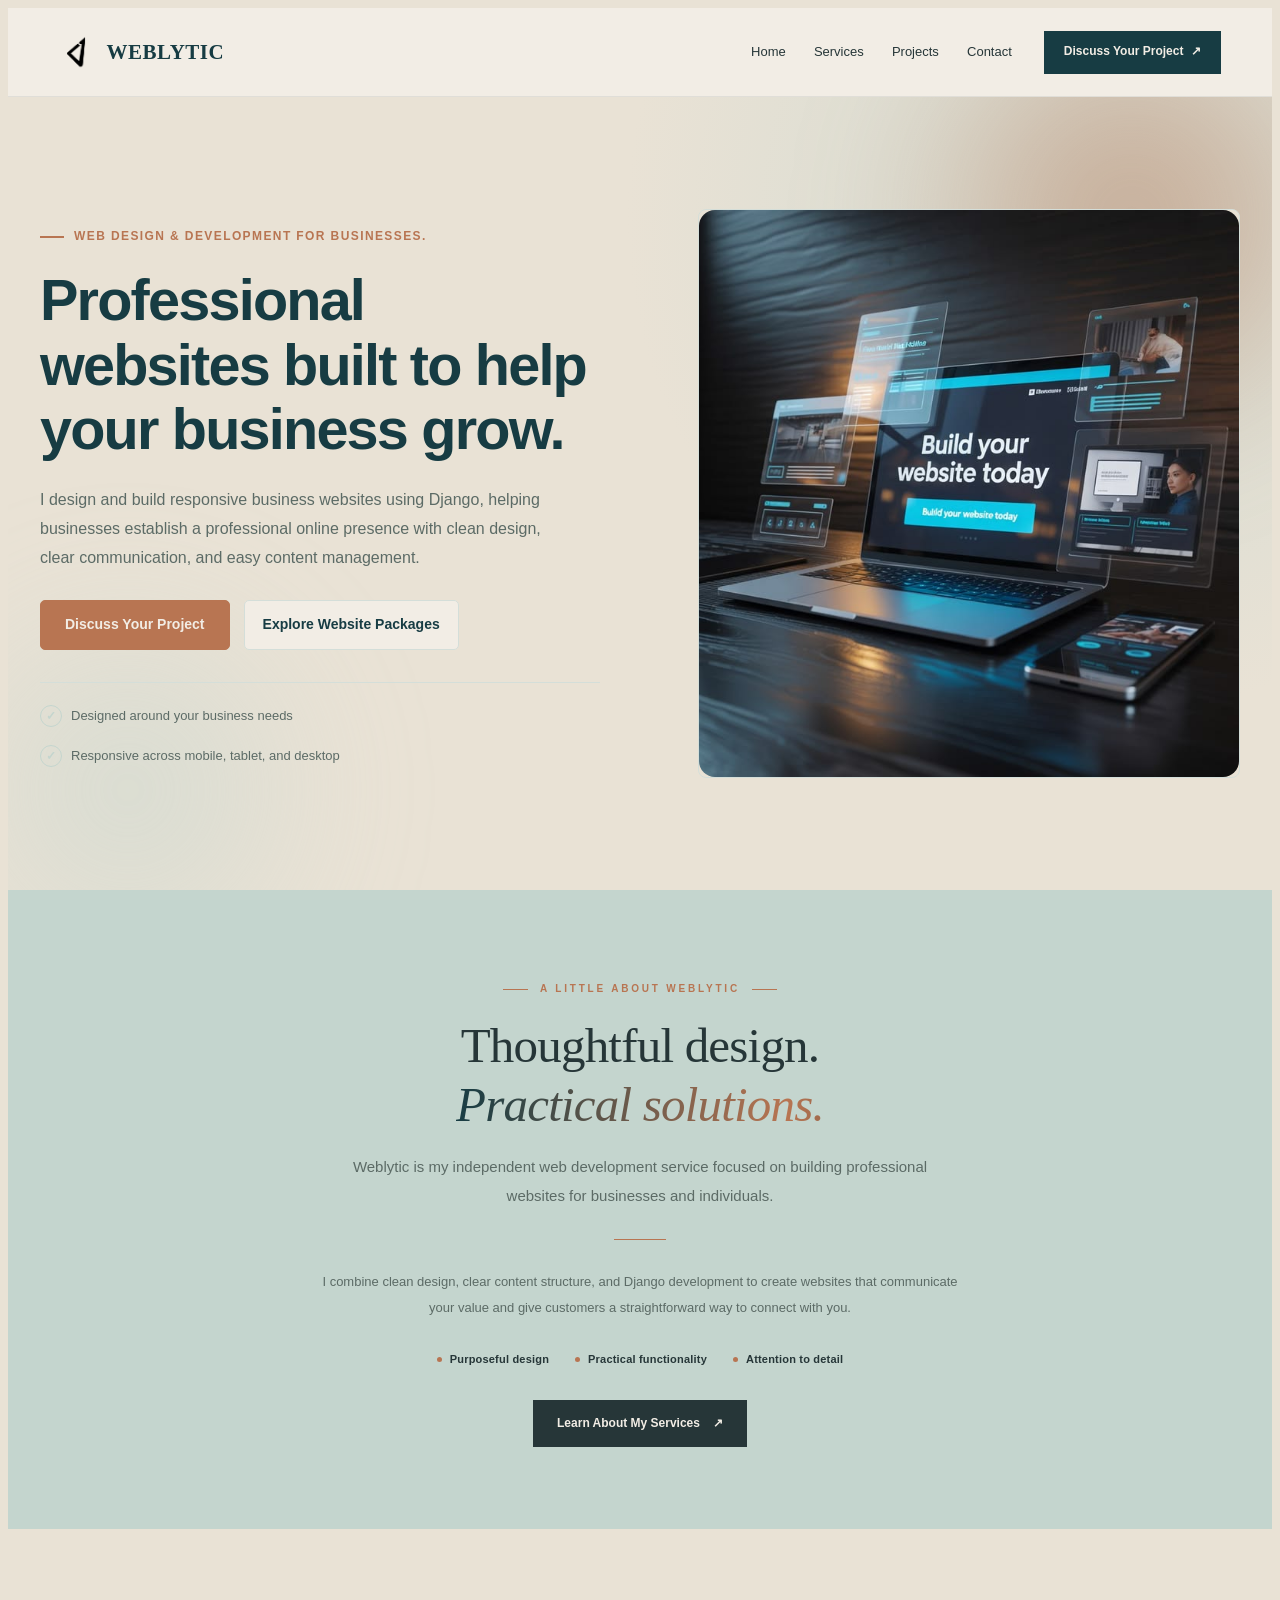
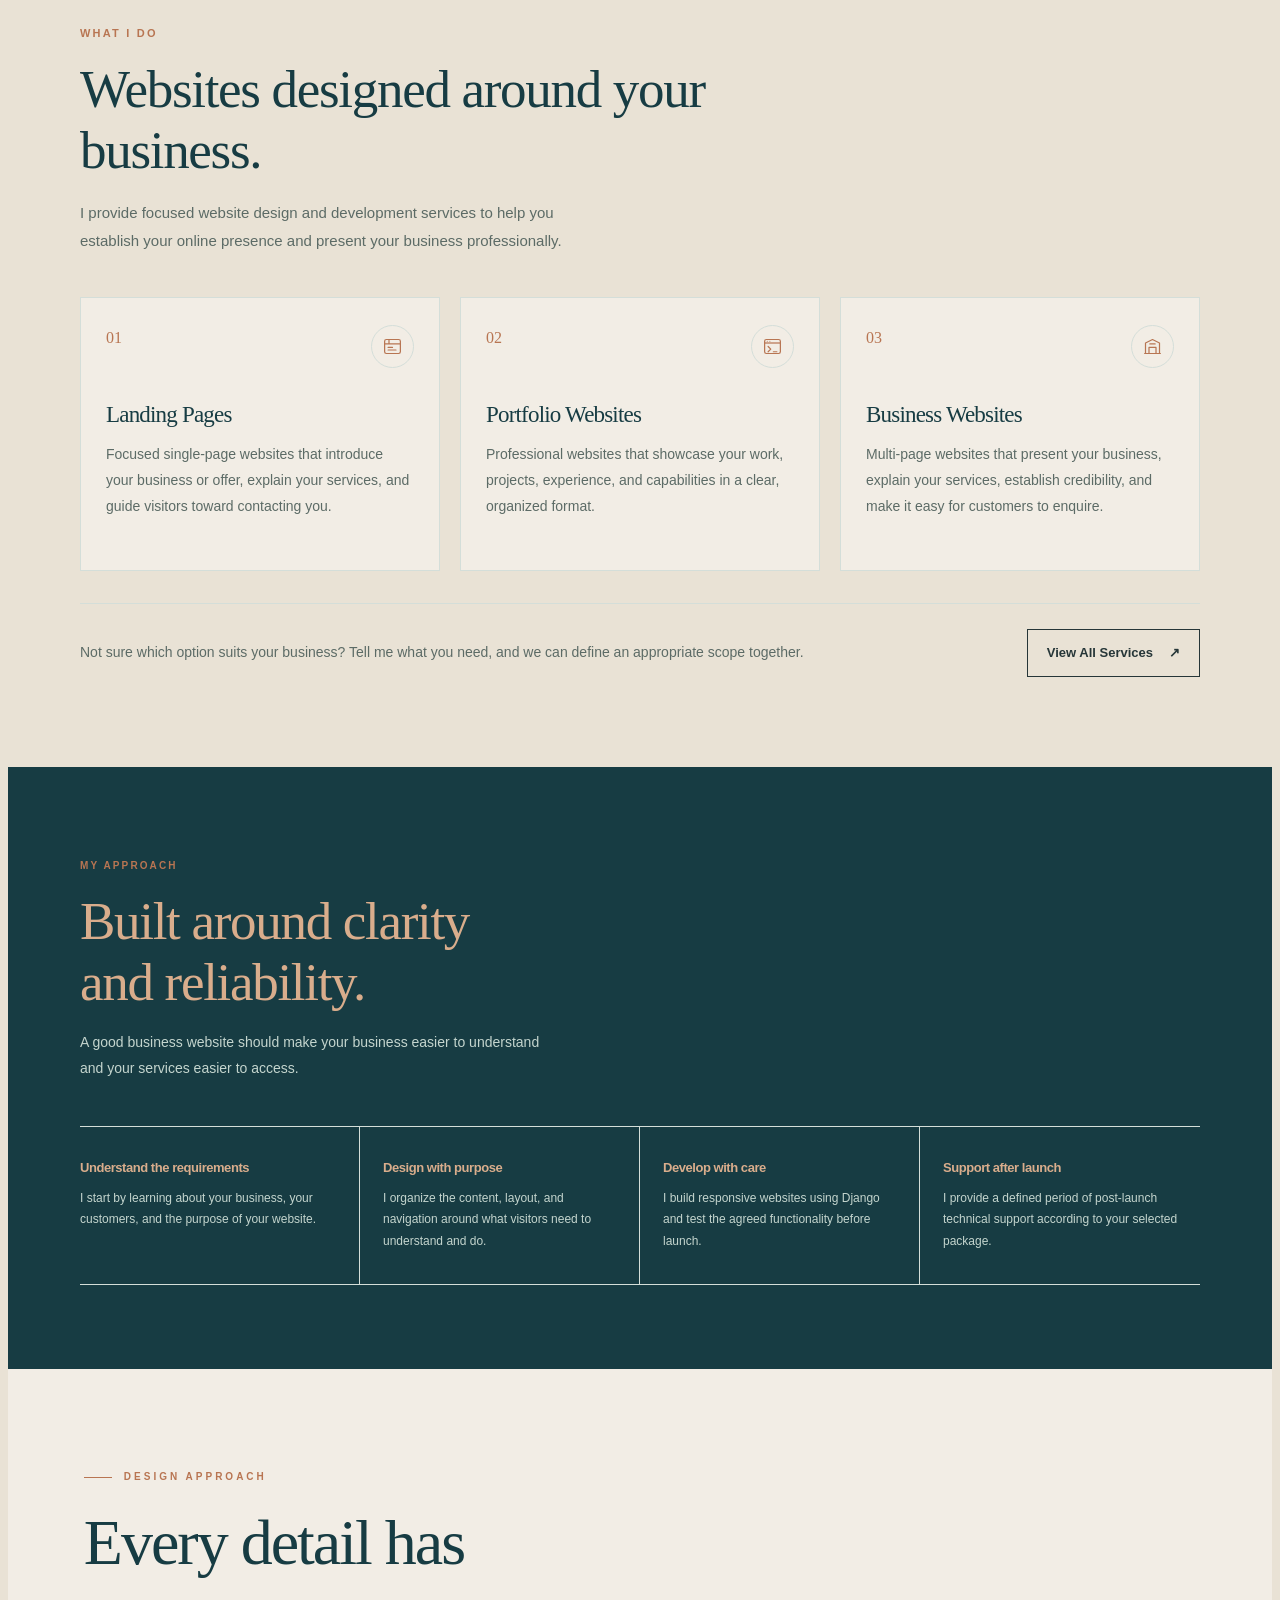
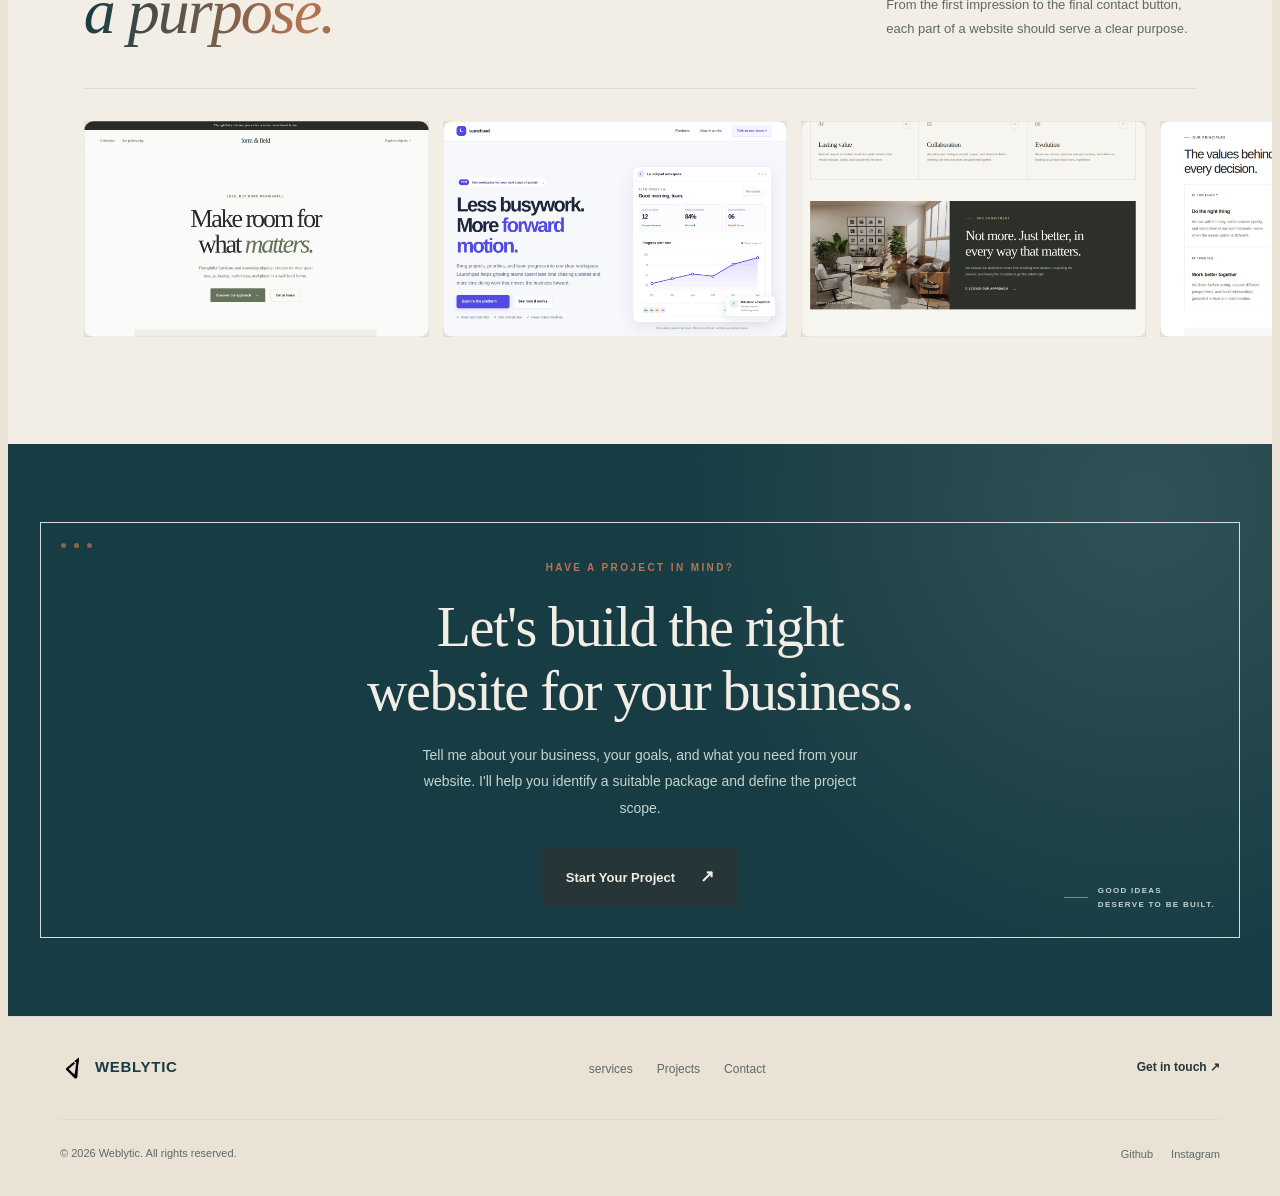
<file: index.html>
<!DOCTYPE html>
<html lang="en">
<head>
    <!-- Essential metadata -->
    <meta charset="UTF-8">
    <meta name="viewport" content="width=device-width, initial-scale=1.0">

    <!-- Primary SEO -->
    <title>Web Design & Development for Businesses | Weblytic</title>
    <meta name="description" content="Weblytic designs and develops professional, responsive websites for businesses and individuals, including business websites, portfolios, and landing pages.">
    <meta name="robots" content="index, follow">

    <!-- Canonical URL: replace with your actual domain -->
    <link rel="canonical" href="https://www.example.com/">

    <!-- Favicon -->
    <link rel="icon" href="/favicon.ico">
    <link rel="stylesheet" href="style.css">

    <!-- Open Graph: social sharing -->
    <meta property="og:type" content="website">
    <meta property="og:site_name" content="Weblytic">
    <meta property="og:title" content="Web Design & Development for Businesses | Weblytic">
    <meta property="og:description" content="Build a professional online presence with Weblytic. Explore responsive business websites, creative portfolios, and landing page development.">
    <meta property="og:url" content="https://www.example.com/">
    <meta property="og:image" content="https://www.example.com/images/home-preview.jpg">
    <meta property="og:image:alt" content="Weblytic professional website design and development">

    <!-- X (Twitter) sharing -->
    <meta name="twitter:card" content="summary_large_image">
    <meta name="twitter:title" content="Web Design & Development for Businesses | Weblytic">
    <meta name="twitter:description" content="Professional, responsive websites for businesses and individuals, built with thoughtful design and Django development.">
    <meta name="twitter:image" content="https://www.example.com/images/home-preview.jpg">

    <!-- Browser theme -->
    <meta name="theme-color" content="#F5F1E9">
</head>
<body>
    

<!-- ================= NAVBAR ================= -->
<header class="pro-right-nav">
    <nav class="pro-right-nav__inner" aria-label="Main navigation">

        <!-- LEFT LOGO -->
        <a href="#" class="pro-right-nav__brand" aria-label="Weblytic home">
            <!-- ADDED LOGO IMAGE HERE -->
            <img src="logo.png" alt="Weblytic Logo" class="pro-right-nav__logo-img">
            
            <span class="pro-right-nav__brand-text">
                <span class="pro-right-nav__brand-name">WEBLYTIC</span>
            </span>
        </a>

        <!-- MOBILE MENU TOGGLE -->
        <input
            type="checkbox"
            id="pro-right-nav-toggle"
            class="pro-right-nav__toggle"
            aria-label="Toggle navigation menu"
            aria-controls="pro-right-nav-links"
        >

        <label
            for="pro-right-nav-toggle"
            class="pro-right-nav__toggle-label"
            aria-hidden="true"
        >
            <span></span>
            <span></span>
        </label>

        <!-- RIGHT LINKS AND CTA -->
        <div class="pro-right-nav__right">
            <ul class="pro-right-nav__links" id="pro-right-nav-links">
                <li><a href="index.html">Home</a></li>
                <li><a href="services.html">Services</a></li>
                <li><a href="projects.html">Projects</a></li>
                <li><a href="contact.html">Contact</a></li>
            </ul>

            <a href="contact.html" class="pro-right-nav__contact">
                Discuss Your Project <span aria-hidden="true">↗</span>
            </a>
        </div>

    </nav>
</header>








    <section class="professional-split-hero">
    <div class="hero-container">
        <div class="hero-content">
        <p class="hero-eyebrow">
            WEB DESIGN & DEVELOPMENT FOR BUSINESSES.
        </p>

        <h1 class="hero-title">
            Professional websites built 
            to help your business grow.
        </h1>

        <p class="hero-description">
            I design and build responsive business websites using Django, helping businesses establish a professional online presence with clean design, clear communication, and easy content management.
        </p>

        <div class="hero-actions">
            <a href="contact.html" class="hero-button">
            Discuss Your Project
            </a>

            <a href="services.html" class="hero-secondary">
            Explore Website Packages
            </a>
        </div>

        <div class="hero-proof">
            <div class="proof-item">
            <span class="proof-icon" aria-hidden="true">✓</span>
            <span>Designed around your business needs</span>
            </div>

            <div class="proof-item">
            <span class="proof-icon" aria-hidden="true">✓</span>
            <span>Responsive across mobile, tablet, and desktop</span>
            </div>
        </div>
        </div>

        <div class="hero-visual">
        <div class="hero-image-wrap">
            <img
            class="hero-image"
            src="hero-image.jpg"
            alt="professional business website"
            fetchpriority="high"
            />
        </div>
    </div>
    </section>


    <section class="mr-about" id="about">
        <div class="mr-about__container">

            <span class="mr-about__eyebrow">
                A LITTLE ABOUT WEBLYTIC
            </span>

            <h2 class="mr-about__title">
                Thoughtful design.<br>
                <span>Practical solutions.</span>
            </h2>

            <p class="mr-about__intro">
                Weblytic is my independent web development service 
                focused on building 
                professional websites for businesses and individuals.
            </p>

            <div class="mr-about__divider"></div>

            <p class="mr-about__description">
                I combine clean design, clear content structure, 
                and Django development to create websites that 
                communicate your value and give
                 customers a straightforward way to connect with you.
            </p>

            <ul class="mr-about__features">
                <li>Purposeful design</li>
                <li>Practical functionality</li>
                <li>Attention to detail</li>
            </ul>

            <div class="mr-about__actions">
                <a href="#contact" class="mr-about__button">
                    Learn About My Services <span aria-hidden="true">↗</span>
                </a>
            </div>

        </div>
    </section>


    <section class="mr-service-cards" id="services">
    <div class="mr-service-cards__container">

        <!-- Section Heading -->
        <header class="mr-service-cards__header">
        <span class="mr-service-cards__eyebrow">WHAT I DO</span>

        <h2 class="mr-service-cards__title">
            Websites designed around your business.
        </h2>

        <p class="mr-service-cards__intro">
            I provide focused website design and development
            services to help you establish your online
            presence and present your business professionally.        
        </p>
        </header>

        <!-- Service Cards -->
        <div class="mr-service-cards__grid">

        <!-- Card 1 -->
        <article class="mr-service-cards__card">
            <div class="mr-service-cards__top">
            <span class="mr-service-cards__number">01</span>
            <span class="mr-service-cards__icon" aria-hidden="true">
                <svg viewBox="0 0 24 24" fill="none">
                <rect x="3" y="4" width="18" height="16" rx="2"
                        stroke="currentColor" stroke-width="1.4"/>
                <path d="M3 9H21M8 4V9" stroke="currentColor"
                        stroke-width="1.4"/>
                <path d="M7 13H12M7 16H16" stroke="currentColor"
                        stroke-width="1.4" stroke-linecap="round"/>
                </svg>
            </span>
            </div>

            <h3>Landing Pages</h3>

            <p>
            Focused single-page websites that introduce 
            your business or offer, explain your services, 
            and guide visitors toward contacting you.
            </p>

        </article>

        <!-- Card 2 -->
        <article class="mr-service-cards__card">
            <div class="mr-service-cards__top">
            <span class="mr-service-cards__number">02</span>
            <span class="mr-service-cards__icon" aria-hidden="true">
                <svg viewBox="0 0 24 24" fill="none">
                <rect x="3" y="4" width="18" height="16" rx="2"
                        stroke="currentColor" stroke-width="1.4"/>
                <path d="M3 8H21" stroke="currentColor"
                        stroke-width="1.4"/>
                <circle cx="6" cy="6" r=".6" fill="currentColor"/>
                <circle cx="9" cy="6" r=".6" fill="currentColor"/>
                <path d="M7 12L10 15L7 18M13 18H17"
                        stroke="currentColor" stroke-width="1.4"
                        stroke-linecap="round" stroke-linejoin="round"/>
                </svg>
            </span>
            </div>

            <h3>Portfolio Websites</h3>

            <p>
            Professional websites that showcase your work, 
            projects, experience, and capabilities in a clear, 
            organized format.
            </p>

        </article>

        <!-- Card 3 -->
        <article class="mr-service-cards__card">
            <div class="mr-service-cards__top">
            <span class="mr-service-cards__number">03</span>
            <span class="mr-service-cards__icon" aria-hidden="true">
                <svg viewBox="0 0 24 24" fill="none">
                <path d="M4 20V8L12 4L20 8V20"
                        stroke="currentColor" stroke-width="1.4"
                        stroke-linejoin="round"/>
                <path d="M2.5 20H21.5M8 20V13H16V20"
                        stroke="currentColor" stroke-width="1.4"
                        stroke-linejoin="round"/>
                <path d="M9 9H15" stroke="currentColor"
                        stroke-width="1.4" stroke-linecap="round"/>
                </svg>
            </span>
            </div>

            <h3>Business Websites</h3>

            <p>
            Multi-page websites that present your business, 
            explain your services, establish credibility, 
            and make it easy for customers to enquire.
            </p>

        </article>

        </div>

        <!-- Bottom CTA -->
        <div class="mr-service-cards__footer">
        <p>
            Not sure which option suits your business? 
            Tell me what you need, and we can define an 
            appropriate scope together.
        </p>
        <a href="services.html" class="mr-service-cards__cta">
            View All Services <span aria-hidden="true">↗</span>
        </a>
        </div>

    </div>
    </section>


    <section class="mr-experience-stats" id="experience">
    <div class="mr-experience-stats__container">

        <!-- Section Header -->
        <header class="mr-experience-stats__header">
        <span class="mr-experience-stats__eyebrow">
            MY APPROACH
        </span>

        <h2 class="mr-experience-stats__title">
            Built around clarity 

            <br>
            and reliability.
        </h2>

        <p class="mr-experience-stats__intro">
            A good business website should make your 
            business easier to understand and your services 
            easier to access.
        </p>
        </header>

        <!-- Statistics Grid -->
        <div class="mr-experience-stats__grid">

        <article class="mr-experience-stats__item">
            <h3>Understand the requirements</h3>
            <p>I start by learning about your business, 
                your customers, 
                and the purpose of your website.
            </p>
        </article>

        <article class="mr-experience-stats__item">
            <h3>Design with purpose</h3>
            <p>
                I organize the content, layout, and 
                navigation around what visitors need to 
                understand and do.
            </p>
        </article>

        <article class="mr-experience-stats__item">
            <h3>Develop with care</h3>
            <p>
                I build responsive websites using 
                Django and test the agreed functionality before 
                launch.
            </p>
        </article>

        <article class="mr-experience-stats__item">
            <h3>Support after launch</h3>
            <p>
                I provide a defined period of post-launch technical 
                support according to your selected package.
            </p>
        </article>

        </div>

    </div>
    </section>


    <section class="premium-horizontal-gallery" id="gallery">
    <div class="phg-container">
        <header class="phg-header">
        <div>
            <span class="phg-eyebrow">DESIGN APPROACH</span>
            <h2>Every detail has<br /><em> a purpose.</em></h2>
        </div>

        <p class="phg-description">
            From the first impression to the final contact button, 
            each part of a website should serve a clear purpose.
        </p>
        </header>

        <div class="phg-rule"></div>
    </div>

    <div
        class="phg-strip"
        role="region"
        aria-label="Photography gallery. Scroll horizontally to view more images."
        tabindex="0"
    >
        <figure class="phg-item">
        <img
            src="1.png"
            alt="Warm contemporary living room with refined furnishings"
            loading="lazy"
        />
        </figure>

        <figure class="phg-item">
        <img
            src="2.png"
            alt="Minimalist architectural interior with natural light"
            loading="lazy"
        />
        </figure>

        <figure class="phg-item">
        <img
            src="3.png"
            alt="Elegant interior with natural materials and textures"
            loading="lazy"
        />
        </figure>

        <figure class="phg-item">
        <img
            src="4.png"
            alt="Contemporary home with understated finishes"
            loading="lazy"
        />
        </figure>

        <figure class="phg-item">
        <img
            src="5.png"
            alt="Quiet modern interior with warm neutral tones"
            loading="lazy"
        />
        </figure>

        <figure class="phg-item">
        <img
            src="6.png"
            alt="Thoughtfully styled contemporary living space"
            loading="lazy"
        />
        </figure>

        <figure class="phg-item">
        <img
            src="7.png"
            alt="Thoughtfully styled contemporary living space"
            loading="lazy"
        />
        </figure>

        <figure class="phg-item">
        <img
            src="8.png"
            alt="Thoughtfully styled contemporary living space"
            loading="lazy"
        />
        </figure>

        <figure class="phg-item">
        <img
            src="9.png"
            alt="Thoughtfully styled contemporary living space"
            loading="lazy"
        />
        </figure>

        <figure class="phg-item">
        <img
            src="10.png"
            alt="Thoughtfully styled contemporary living space"
            loading="lazy"
        />
        </figure>
    </div>
    </section>


    <section class="mr-cta-banner" id="contact">
    <div class="mr-cta-banner__container">

        <!-- Decorative Element -->
        <div class="mr-cta-banner__decoration" aria-hidden="true">
        <span></span>
        <span></span>
        <span></span>
        </div>

        <!-- Banner Content -->
        <div class="mr-cta-banner__content">
        <span class="mr-cta-banner__eyebrow">
            HAVE A PROJECT IN MIND?
        </span>

        <h2 class="mr-cta-banner__title">
            Let's build the right <br>
            website for your business.


        </h2>

        <p class="mr-cta-banner__description">
            Tell me about your business, your goals, 
            and what you need from your website. 
            I'll help you identify a suitable package and 
            define the project scope.
        </p>

        <a href="contact.html" class="mr-cta-banner__button">
            Start Your Project
            <span aria-hidden="true">↗</span>
        </a>
        </div>

        <!-- Side Accent -->
        <div class="mr-cta-banner__side-note" aria-hidden="true">
        <span class="mr-cta-banner__side-line"></span>
        <span>GOOD IDEAS<br>DESERVE TO BE BUILT.</span>
        </div>

    </div>
    </section>








    
<!-- ================= FOOTER ================= -->
<footer class="mini-footer">
    <div class="mini-footer__container">

        <div class="mini-footer__main">

            <!-- Brand -->
            <a href="#" class="mini-footer__brand" aria-label="Weblytic home">
                <!-- ADDED LOGO IMAGE HERE -->
                <img src="logo.png" alt="Weblytic Logo" class="mini-footer__logo-img">
                
                <span class="mini-footer__brand-name">WEBLYTIC</span>
            </a>

            <!-- Navigation -->
            <nav aria-label="Footer navigation">
                <ul class="mini-footer__links">
                    <li><a href="services.html">services</a></li>
                    <li><a href="projects.html">Projects</a></li>
                    <li><a href="contact.html">Contact</a></li>
                </ul>
            </nav>

            <!-- Contact -->
            <a class="mini-footer__contact" href="contact.html">
                Get in touch ↗
            </a>

        </div>

        <!-- Copyright and social links -->
        <div class="mini-footer__bottom">
            <p class="mini-footer__copyright">
                © 2026 Weblytic. All rights reserved.
            </p>

            <div class="mini-footer__socials" aria-label="Social media">
                <a href="https://github.com/jagdishwagh8" aria-label="Github">Github</a>
                <a href="https://www.instagram.com/weblyticdev/" aria-label="Instagram">Instagram</a>
            </div>
        </div>

    </div>
</footer>



</body>
</html>
</file>
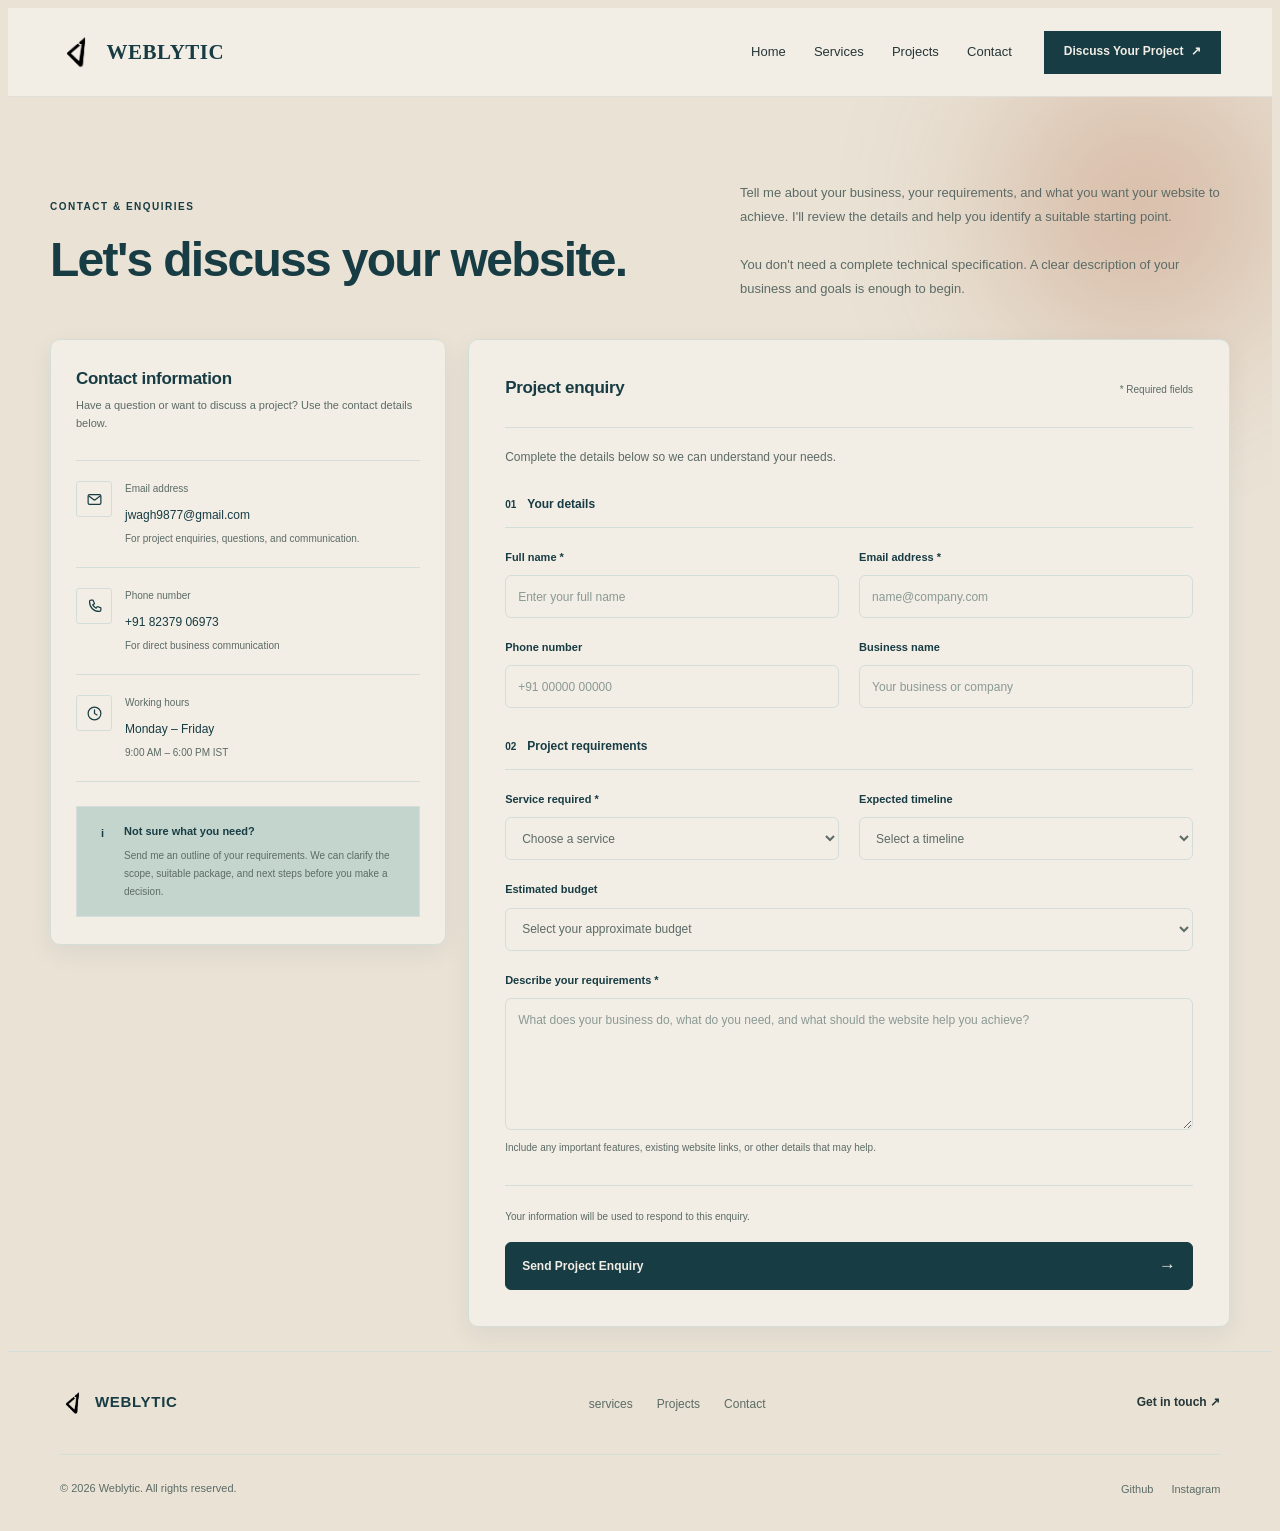
<file: contact.html>
<!DOCTYPE html>
<html lang="en">
<head>
    <!-- Essential metadata -->
    <meta charset="UTF-8">
    <meta name="viewport" content="width=device-width, initial-scale=1.0">

    <!-- Primary SEO -->
    <title>Contact Weblytic | Discuss Your Website Project</title>
    <meta name="description" content="Contact Weblytic to discuss your website design and development project. Get in touch about business websites, portfolio websites, and landing pages.">
    <meta name="robots" content="index, follow">

    <!-- Canonical URL: replace with your actual domain -->
    <link rel="canonical" href="https://www.example.com/contact.html">

    <!-- Favicon -->
    <link rel="icon" href="/favicon.ico">
    <link rel="stylesheet" href="style.css">

    <!-- Open Graph: social sharing -->
    <meta property="og:type" content="website">
    <meta property="og:site_name" content="Weblytic">
    <meta property="og:title" content="Contact Weblytic | Discuss Your Website Project">
    <meta property="og:description" content="Have a website project in mind? Contact Weblytic to discuss your requirements for a business website, portfolio, or landing page.">
    <meta property="og:url" content="https://www.example.com/contact.html">
    <meta property="og:image" content="https://www.example.com/images/contact-preview.jpg">
    <meta property="og:image:alt" content="Contact Weblytic for website design and development">

    <!-- X (Twitter) sharing -->
    <meta name="twitter:card" content="summary_large_image">
    <meta name="twitter:title" content="Contact Weblytic | Discuss Your Website Project">
    <meta name="twitter:description" content="Get in touch with Weblytic to discuss your website design and development requirements.">
    <meta name="twitter:image" content="https://www.example.com/images/contact-preview.jpg">

    <!-- Browser theme -->
    <meta name="theme-color" content="#F5F1E9">

</head>
<body>
    
<!-- ================= NAVBAR ================= -->
<header class="pro-right-nav">
    <nav class="pro-right-nav__inner" aria-label="Main navigation">

        <!-- LEFT LOGO -->
        <a href="#" class="pro-right-nav__brand" aria-label="Weblytic home">
            <!-- ADDED LOGO IMAGE HERE -->
            <img src="logo.png" alt="Weblytic Logo" class="pro-right-nav__logo-img">
            
            <span class="pro-right-nav__brand-text">
                <span class="pro-right-nav__brand-name">WEBLYTIC</span>
            </span>
        </a>

        <!-- MOBILE MENU TOGGLE -->
        <input
            type="checkbox"
            id="pro-right-nav-toggle"
            class="pro-right-nav__toggle"
            aria-label="Toggle navigation menu"
            aria-controls="pro-right-nav-links"
        >

        <label
            for="pro-right-nav-toggle"
            class="pro-right-nav__toggle-label"
            aria-hidden="true"
        >
            <span></span>
            <span></span>
        </label>

        <!-- RIGHT LINKS AND CTA -->
        <div class="pro-right-nav__right">
            <ul class="pro-right-nav__links" id="pro-right-nav-links">
                <li><a href="index.html">Home</a></li>
                <li><a href="services.html">Services</a></li>
                <li><a href="projects.html">Projects</a></li>
                <li><a href="contact.html">Contact</a></li>
            </ul>

            <a href="contact.html" class="pro-right-nav__contact">
                Discuss Your Project <span aria-hidden="true">↗</span>
            </a>
        </div>

    </nav>
</header>


    
    <section class="business-contact" id="contact">
    <div class="business-contact__container">

        <!-- Section heading -->
        <header class="business-contact__header">
        <div>
            <span class="business-contact__eyebrow">
            CONTACT &amp; ENQUIRIES
            </span>
            <h2>Let's discuss your website.</h2>
        </div>
        <p>
            Tell me about your business, your requirements, 
            and what you want your website to achieve. I'll 
            review the details and help you identify a suitable 
            starting point.
            <br><br>You don't need a complete technical specification. 
            A clear description of your business and goals is enough to 
            begin.
        </p>
        </header>

        <div class="business-contact__layout">

        <!-- Contact information -->
        <aside class="business-contact__sidebar">

            <div class="business-contact__sidebar-intro">
            <div>
                <h3>Contact information</h3>
                <p>Have a question or want to discuss a project? 
                    Use the contact details below.</p>
            </div>
            </div>

            <div class="business-contact__contact-list">

            <div class="business-contact__contact-item">
                <span class="business-contact__icon" aria-hidden="true">
                <svg viewBox="0 0 24 24" fill="none">
                    <rect x="3" y="5" width="18" height="14" rx="2"
                    stroke="currentColor" stroke-width="1.7"/>
                    <path d="m4 7 8 6 8-6"
                    stroke="currentColor" stroke-width="1.7"
                    stroke-linecap="round" stroke-linejoin="round"/>
                </svg>
                </span>
                <div>
                <span class="business-contact__label">Email address</span>
                <a href="mailto:hello@example.com">jwagh9877@gmail.com</a>
                <small>For project enquiries, questions, and communication.</small>
                </div>
            </div>

            <div class="business-contact__contact-item">
                <span class="business-contact__icon" aria-hidden="true">
                <svg viewBox="0 0 24 24" fill="none">
                    <path d="M7 3h3l2 5-2.5 1.7a15 15 0 0 0 4.8 4.8L16 12l5 2v3c0 1.1-.9 2-2 2C10.7 19 5 13.3 5 5c0-1.1.9-2 2-2Z"
                    stroke="currentColor" stroke-width="1.7"
                    stroke-linecap="round" stroke-linejoin="round"/>
                </svg>
                </span>
                <div>
                <span class="business-contact__label">Phone number</span>
                <a href="tel:+918237906973">+91 82379 06973</a>
                <small>For direct business communication</small>
                </div>
            </div>



            <div class="business-contact__contact-item">
                <span class="business-contact__icon" aria-hidden="true">
                <svg viewBox="0 0 24 24" fill="none">
                    <circle cx="12" cy="12" r="9"
                    stroke="currentColor" stroke-width="1.7"/>
                    <path d="M12 7v5l3.5 2"
                    stroke="currentColor" stroke-width="1.7"
                    stroke-linecap="round"/>
                </svg>
                </span>
                <div>
                <span class="business-contact__label">Working hours</span>
                <p>Monday – Friday</p>
                <small>9:00 AM – 6:00 PM IST</small>
                </div>
            </div>

            </div>

            <div class="business-contact__support">
            <span class="business-contact__support-mark" aria-hidden="true">i</span>
            <div>
                <strong>Not sure what you need?</strong>
                <p>
                Send me an outline of your requirements. 
                We can clarify the scope, suitable package, 
                and next steps before you make a decision.
                </p>
            </div>
            </div>

        </aside>

        <!-- Enquiry form -->
        <div class="business-contact__form-panel">

            <div class="business-contact__form-heading">
            <div>
                <h3>Project enquiry</h3>
            </div>
            <span class="business-contact__required">* Required fields</span>
            </div>

            <p class="business-contact__form-intro">
            Complete the details below so we can understand your needs.
            </p>

            <form class="business-contact__form"
                action="https://formsubmit.io/f/1486955f-98aa-4261-9b7b-8c039aecc23c"
                method="post">                                 <!-- ← CHANGED action -->

                <!-- ADDED: FormSubmit config (hidden) -->
                <input type="hidden" name="_subject"  value="New Project Enquiry — Weblytic">
                <input type="hidden" name="_template" value="table">
                <input type="hidden" name="_captcha"  value="false">
                <!-- Honeypot — leave empty, humans never see it -->
                <input type="text" name="_formsubmit_id" tabindex="-1"
                    autocomplete="off" hidden>

                <!-- Step 1 -->
                <fieldset class="business-contact__fieldset">
                    <legend><span>01</span>Your details</legend>

                    <div class="business-contact__field-grid">
                        <div class="business-contact__field">
                            <label for="bc-name">Full name <span>*</span></label>
                            <input type="text" id="bc-name" name="name"
                                placeholder="Enter your full name"
                                autocomplete="name" required>
                        </div>
                        <div class="business-contact__field">
                            <label for="bc-email">Email address <span>*</span></label>
                            <input type="email" id="bc-email" name="email"
                                placeholder="name@company.com"
                                autocomplete="email" required>
                        </div>
                        <div class="business-contact__field">
                            <label for="bc-phone">Phone number</label>
                            <input type="tel" id="bc-phone" name="phone"
                                placeholder="+91 00000 00000"
                                autocomplete="tel">
                        </div>
                        <div class="business-contact__field">
                            <label for="bc-company">Business name</label>
                            <input type="text" id="bc-company" name="company"
                                placeholder="Your business or company"
                                autocomplete="organization">
                        </div>
                    </div>
                </fieldset>

                <!-- Step 2 -->
                <fieldset class="business-contact__fieldset">
                    <legend><span>02</span>Project requirements</legend>

                    <div class="business-contact__field-grid">
                        <div class="business-contact__field">
                            <label for="bc-service">Service required <span>*</span></label>
                            <select id="bc-service" name="service" required>
                                <option value="" disabled selected>Choose a service</option>
                                <option value="landing-page">Landing page website</option>
                                <option value="portfolio">Standard business website</option>
                                <option value="business-website">Full business website</option>
                                <option value="redesign">Website redesign</option>
                                <option value="other">Other requirement</option>
                            </select>
                        </div>
                        <div class="business-contact__field">
                            <label for="bc-timeline">Expected timeline</label>
                            <select id="bc-timeline" name="timeline">
                                <option value="" disabled selected>Select a timeline</option>
                                <option value="asap">As soon as possible</option>
                                <option value="2-4-weeks">Within 2–4 weeks</option>
                                <option value="1-2-months">Within 1–2 months</option>
                                <option value="flexible">Flexible</option>
                            </select>
                        </div>
                        <div class="business-contact__field business-contact__field--full">
                            <label for="bc-budget">Estimated budget</label>
                            <select id="bc-budget" name="budget">
                                <option value="" disabled selected>Select your approximate budget</option>
                                <option value="under-5000">Under ₹5,000</option>
                                <option value="5000-10000">₹5,000 – ₹10,000</option>
                                <option value="10000-25000">₹10,000 – ₹25,000</option>
                                <option value="above-25000">Above ₹25,000</option>
                                <option value="undecided">Not decided yet</option>
                            </select>
                        </div>
                        <div class="business-contact__field business-contact__field--full">
                            <label for="bc-message">Describe your requirements <span>*</span></label>
                            <textarea id="bc-message" name="message" rows="5"
                                    placeholder="What does your business do, what do you need, and what should the website help you achieve?"
                                    required></textarea>
                            <small>Include any important features, existing website links, or other details that may help.</small>
                        </div>
                    </div>
                </fieldset>

                <div class="business-contact__submit-area">
                    <p>Your information will be used to respond to this enquiry.</p>
                    <button type="submit" class="business-contact__submit">
                        Send Project Enquiry
                        <span aria-hidden="true">→</span>
                    </button>
                </div>

            </form>
        </div>

        </div>


    </div>
    </section>





<!-- ================= FOOTER ================= -->
<footer class="mini-footer">
    <div class="mini-footer__container">

        <div class="mini-footer__main">

            <!-- Brand -->
            <a href="#" class="mini-footer__brand" aria-label="Weblytic home">
                <!-- ADDED LOGO IMAGE HERE -->
                <img src="logo.png" alt="Weblytic Logo" class="mini-footer__logo-img">
                
                <span class="mini-footer__brand-name">WEBLYTIC</span>
            </a>

            <!-- Navigation -->
            <nav aria-label="Footer navigation">
                <ul class="mini-footer__links">
                    <li><a href="services.html">services</a></li>
                    <li><a href="projects.html">Projects</a></li>
                    <li><a href="contact.html">Contact</a></li>
                </ul>
            </nav>

            <!-- Contact -->
            <a class="mini-footer__contact" href="contact.html">
                Get in touch ↗
            </a>

        </div>

        <!-- Copyright and social links -->
        <div class="mini-footer__bottom">
            <p class="mini-footer__copyright">
                © 2026 Weblytic. All rights reserved.
            </p>

            <div class="mini-footer__socials" aria-label="Social media">
                <a href="https://github.com/jagdishwagh8" aria-label="Github">Github</a>
                <a href="https://www.instagram.com/weblyticdev/" aria-label="Instagram">Instagram</a>
            </div>
        </div>

    </div>
</footer>


</body>
</html>
</file>
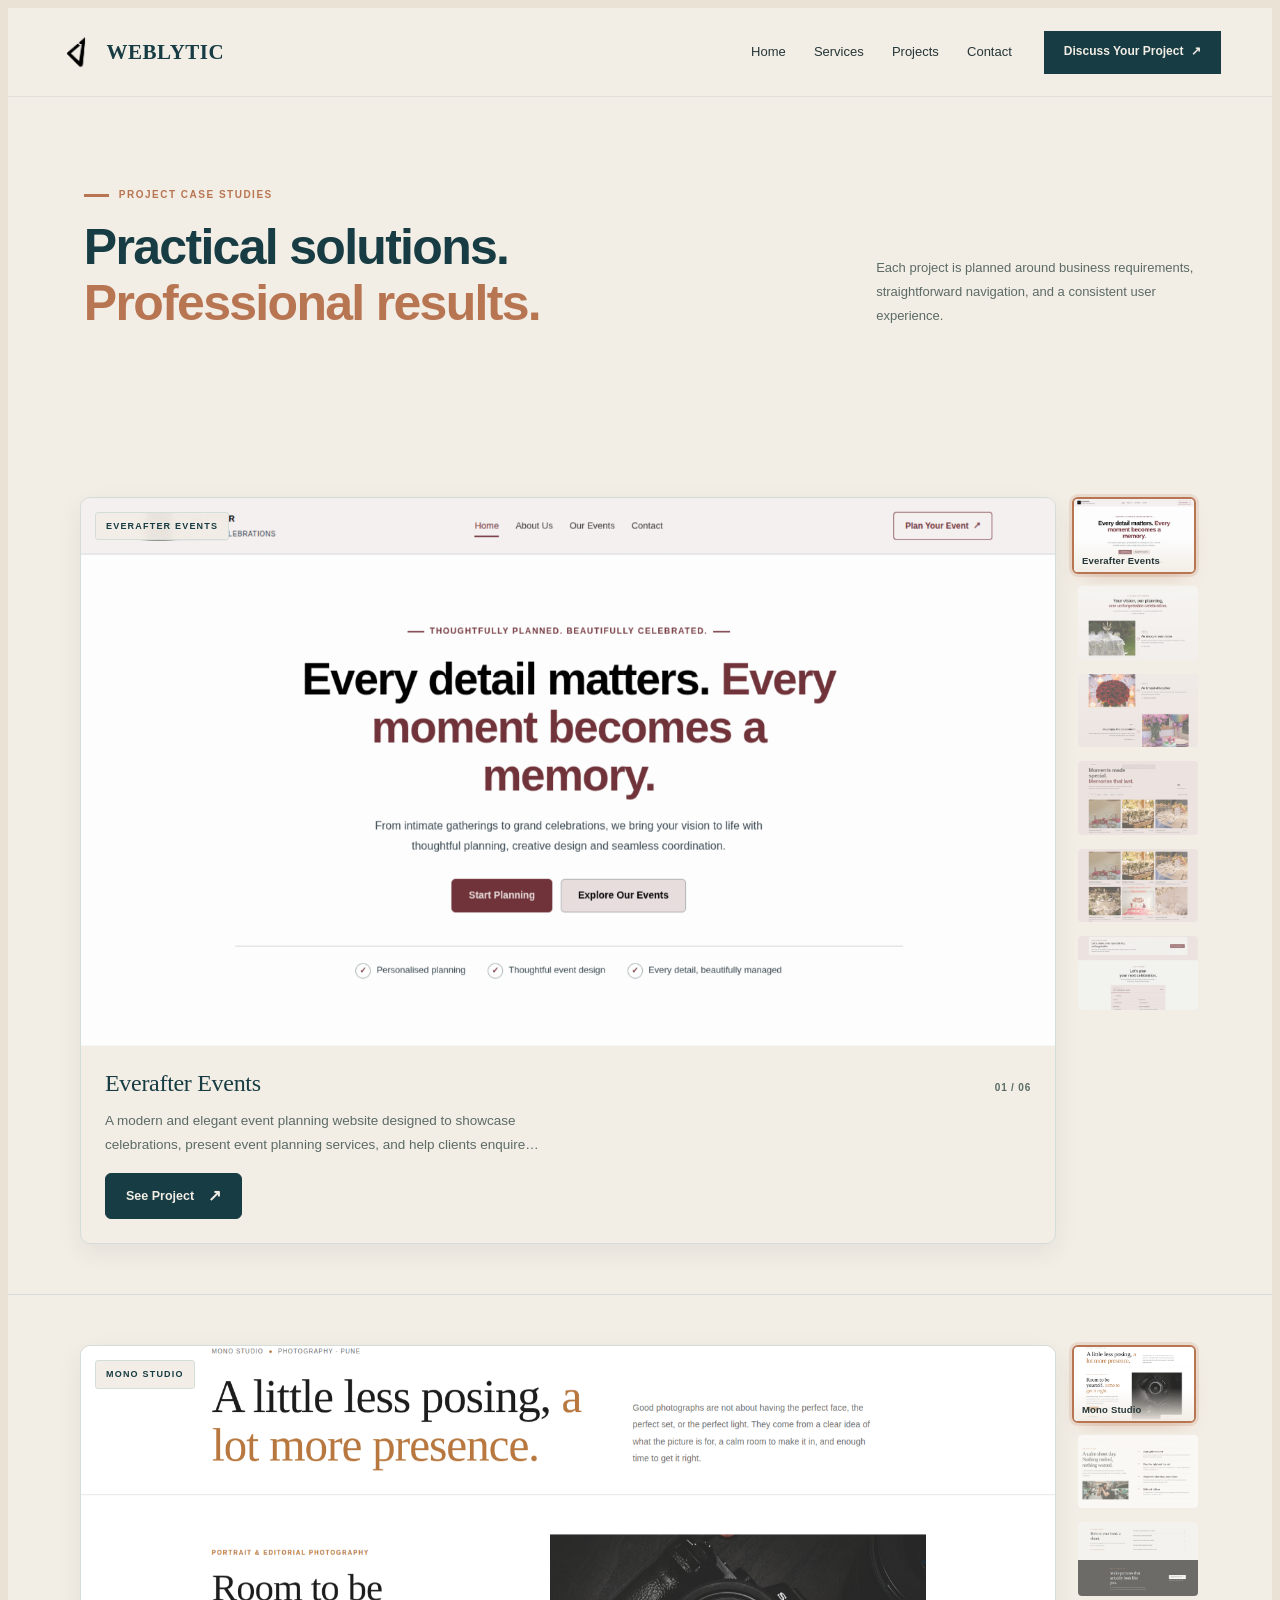
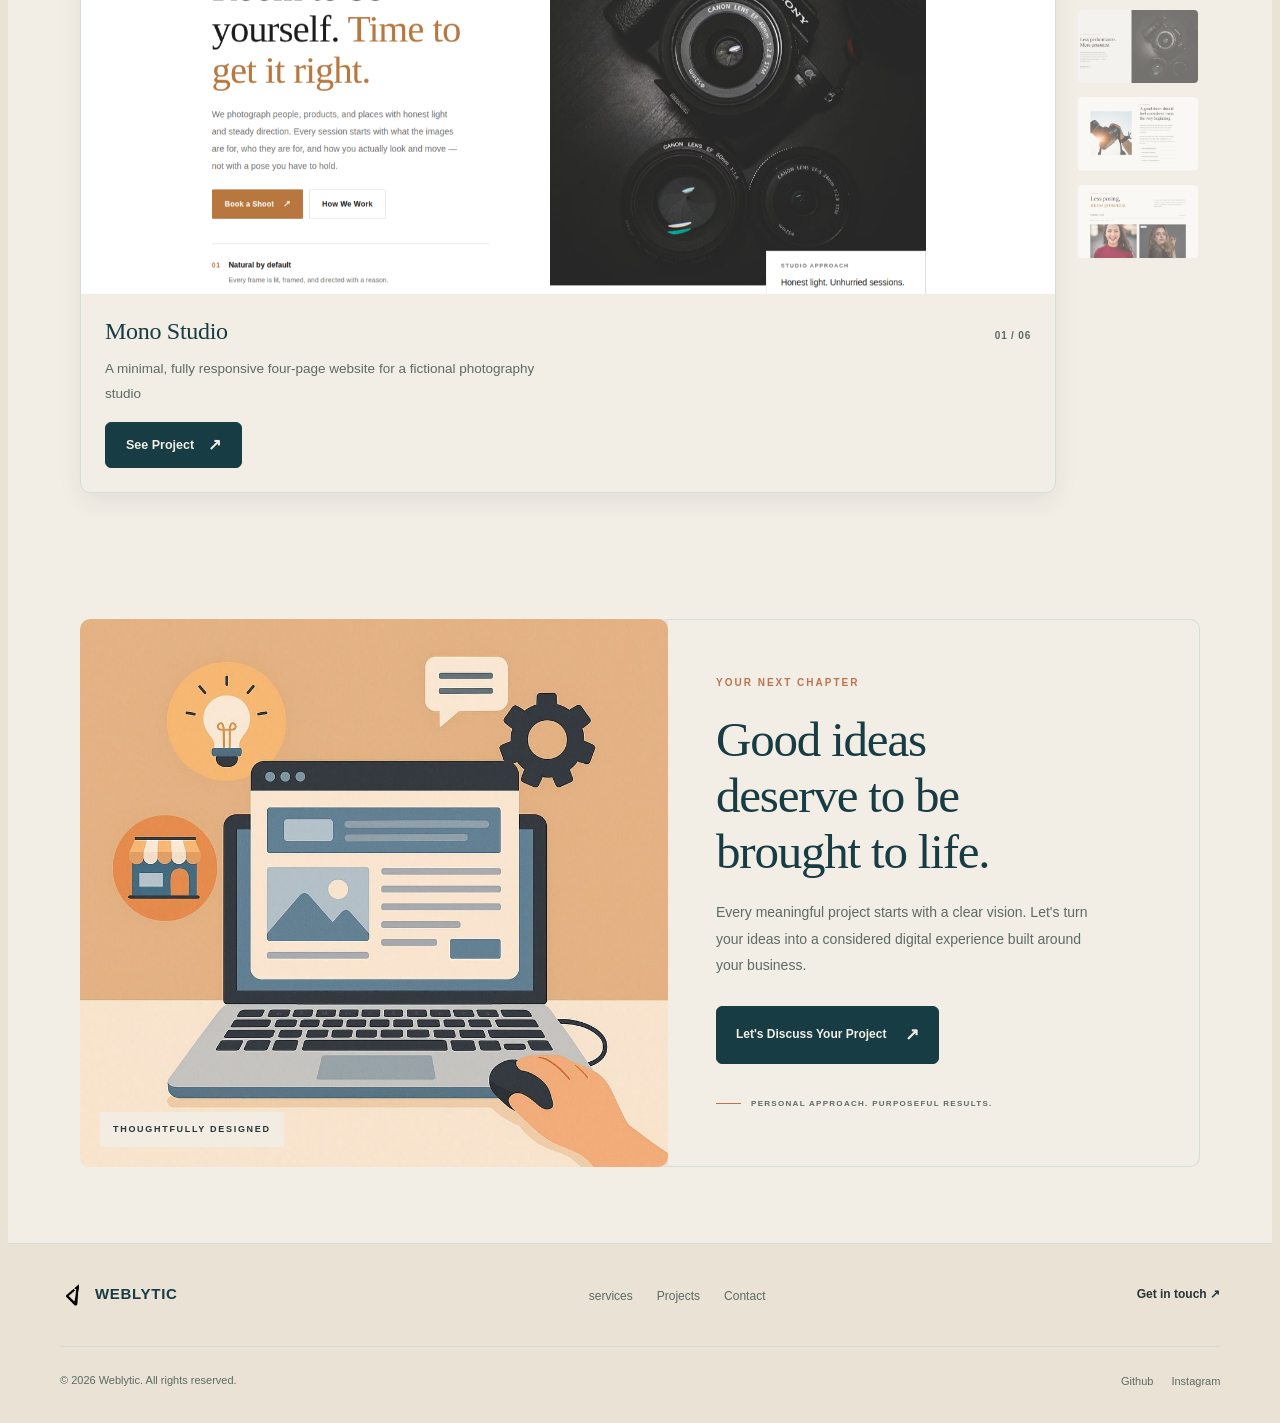
<file: projects.html>
<!DOCTYPE html>
<html lang="en">
<head>
    <!-- Essential metadata -->
    <meta charset="UTF-8">
    <meta name="viewport" content="width=device-width, initial-scale=1.0">

    <!-- Primary SEO -->
    <title>Our Projects | Weblytic — Website Design & Development</title>
    <meta name="description" content="Explore Weblytic's website projects, including business websites, creative portfolios, and landing pages designed for usability and business growth.">
    <meta name="robots" content="index, follow">

    <!-- Canonical URL: replace with your actual page URL -->
    <link rel="canonical" href="https://www.example.com/projects.html">

    <!-- Favicon -->
    <link rel="icon" href="/favicon.ico">
    <link rel="stylesheet" href="style.css">

    <!-- Open Graph: social sharing -->
    <meta property="og:type" content="website">
    <meta property="og:site_name" content="Weblytic">
    <meta property="og:title" content="Our Projects | Weblytic — Website Design & Development">
    <meta property="og:description" content="Explore Weblytic's website projects, from professional business websites to creative portfolios and landing pages.">
    <meta property="og:url" content="https://www.example.com/projects.html">
    <meta property="og:image" content="https://www.example.com/images/projects-preview.jpg">
    <meta property="og:image:alt" content="Preview of Weblytic's website design projects">

    <!-- X (Twitter) sharing -->
    <meta name="twitter:card" content="summary_large_image">
    <meta name="twitter:title" content="Our Projects | Weblytic">
    <meta name="twitter:description" content="Explore Weblytic's business websites, portfolio designs, and landing pages.">
    <meta name="twitter:image" content="https://www.example.com/images/projects-preview.jpg">

    <!-- Browser theme -->
    <meta name="theme-color" content="#F5F1E9">

</head>
<body>
    
<!-- ================= NAVBAR ================= -->
<header class="pro-right-nav">
    <nav class="pro-right-nav__inner" aria-label="Main navigation">

        <!-- LEFT LOGO -->
        <a href="#" class="pro-right-nav__brand" aria-label="Weblytic home">
            <!-- ADDED LOGO IMAGE HERE -->
            <img src="logo.png" alt="Weblytic Logo" class="pro-right-nav__logo-img">
            
            <span class="pro-right-nav__brand-text">
                <span class="pro-right-nav__brand-name">WEBLYTIC</span>
            </span>
        </a>

        <!-- MOBILE MENU TOGGLE -->
        <input
            type="checkbox"
            id="pro-right-nav-toggle"
            class="pro-right-nav__toggle"
            aria-label="Toggle navigation menu"
            aria-controls="pro-right-nav-links"
        >

        <label
            for="pro-right-nav-toggle"
            class="pro-right-nav__toggle-label"
            aria-hidden="true"
        >
            <span></span>
            <span></span>
        </label>

        <!-- RIGHT LINKS AND CTA -->
        <div class="pro-right-nav__right">
            <ul class="pro-right-nav__links" id="pro-right-nav-links">
                <li><a href="index.html">Home</a></li>
                <li><a href="services.html">Services</a></li>
                <li><a href="projects.html">Projects</a></li>
                <li><a href="contact.html">Contact</a></li>
            </ul>

            <a href="contact.html" class="pro-right-nav__contact">
                Discuss Your Project <span aria-hidden="true">↗</span>
            </a>
        </div>

    </nav>
</header>


    
    


    <section class="professional-project-cards" id="projects">
    <div class="ppc-container">
        <header class="ppc-header">
        <div class="ppc-heading">
            <p class="ppc-eyebrow">Project Case Studies</p>
            <h2>Practical solutions.<br /><span>Professional results.</span></h2>
        </div>

        <p class="ppc-header-copy">
            Each project is planned around business requirements,
            straightforward navigation, and a consistent user experience.
        </p>
        </header>
    </div>
    </section> 









<!-- ============================================================
     BLOCK 1
     ============================================================ -->
<section class="projects" id="projects-1">
  <div class="projects__wrap">
    <div class="showcase" data-projects="set1">
      <article class="panel">
        <div class="stage">
          <img class="main-img" src="" alt="">
          <span class="tag">—</span>
        </div>
        <div class="panel-body">
          <div class="title-row">
            <h3 class="main-title">—</h3>
            <span class="counter">01 / 03</span>
          </div>
          <p class="main-desc">—</p>
<a class="btn-see"
   href="https://jagdishwagh8.github.io/project-everafter-/"
   target="_blank"
   rel="noopener noreferrer">
  See Project
  <span aria-hidden="true">↗</span>
</a>
        </div>
      </article>
      <div class="thumbs" role="tablist" aria-label="Project thumbnails"></div>
    </div>
  </div>
</section>

<!-- ============================================================
     BLOCK 2
     ============================================================ -->
<section class="projects" id="projects-2">
  <div class="projects__wrap">
    <div class="showcase" data-projects="set2">
      <article class="panel">
        <div class="stage">
          <img class="main-img" src="" alt="">
          <span class="tag">—</span>
        </div>
        <div class="panel-body">
          <div class="title-row">
            <h3 class="main-title">—</h3>
            <span class="counter">01 / 03</span>
          </div>
          <p class="main-desc">—</p>
          <a class="btn-see" href="#" target="_blank" rel="noopener">
            See Project
            <span aria-hidden="true">↗</span>
          </a>
        </div>
      </article>
      <div class="thumbs" role="tablist" aria-label="Project thumbnails"></div>
    </div>
  </div>
</section>









    <section class="mr-image-cta" id="contact">
    <div class="mr-image-cta__container">

        <!-- Image Side -->
        <div class="mr-image-cta__visual">
        <img
            src="pr.jpg"
            alt="Elegant contemporary interior with warm neutral materials"
            loading="lazy"
        >

        <span class="mr-image-cta__image-label">
            THOUGHTFULLY DESIGNED
        </span>
        </div>

        <!-- Content Side -->
        <div class="mr-image-cta__content">
        <span class="mr-image-cta__eyebrow">
            YOUR NEXT CHAPTER
        </span>

        <h2 class="mr-image-cta__title">
            Good ideas<br>
            deserve to be<br>
            brought to life.
        </h2>

        <p class="mr-image-cta__description">
            Every meaningful project starts with a clear vision.
            Let's turn your ideas into a considered digital
            experience built around your business.
        </p>

        <a href="contact.html" class="mr-image-cta__button">
            Let's Discuss Your Project
            <span aria-hidden="true">↗</span>
        </a>

        <div class="mr-image-cta__note">
            <span class="mr-image-cta__note-line"></span>
            <span>PERSONAL APPROACH. PURPOSEFUL RESULTS.</span>
        </div>
        </div>

    </div>
    </section>





<!-- ================= FOOTER ================= -->
<footer class="mini-footer">
    <div class="mini-footer__container">

        <div class="mini-footer__main">

            <!-- Brand -->
            <a href="#" class="mini-footer__brand" aria-label="Weblytic home">
                <!-- ADDED LOGO IMAGE HERE -->
                <img src="logo.png" alt="Weblytic Logo" class="mini-footer__logo-img">
                
                <span class="mini-footer__brand-name">WEBLYTIC</span>
            </a>

            <!-- Navigation -->
            <nav aria-label="Footer navigation">
                <ul class="mini-footer__links">
                    <li><a href="services.html">services</a></li>
                    <li><a href="projects.html">Projects</a></li>
                    <li><a href="contact.html">Contact</a></li>
                </ul>
            </nav>

            <!-- Contact -->
            <a class="mini-footer__contact" href="contact.html">
                Get in touch ↗
            </a>

        </div>

        <!-- Copyright and social links -->
        <div class="mini-footer__bottom">
            <p class="mini-footer__copyright">
                © 2026 Weblytic. All rights reserved.
            </p>

            <div class="mini-footer__socials" aria-label="Social media">
                <a href="https://github.com/jagdishwagh8" aria-label="Github">Github</a>
                <a href="https://www.instagram.com/weblyticdev/" aria-label="Instagram">Instagram</a>
            </div>
        </div>

    </div>
</footer>





<script>
/* =========================================================
   PROJECT SETS
   (The text from the FIRST project in each set will be used 
   as the static title/description for that block)
   ========================================================= */
const PROJECT_SETS = {
  set1: [
    {
      title: "Everafter Events",
      desc:  "A modern and elegant event planning website designed to showcase celebrations, present event planning services, and help clients enquire about their special occasions.",
      tag:   "Everafter Events",
      image: "e1.png",
      thumb: "e1.png",
      link:  "https://jagdishwagh8.github.io/project-everafter-/"
    },
    {
      title: "Everafter Events",
      tag:   "Everafter Events",
      image: "e2.png",
      thumb: "e2.png",
      link:  "https://jagdishwagh8.github.io/project-everafter-/"
    },
    {
      title: "Everafter Events",
      tag:   "Everafter Events",
      image: "e3.png",
      thumb: "e3.png",
      link:  "https://jagdishwagh8.github.io/project-everafter-/"
    },
    {
      title: "Everafter Events",
      tag:   "Everafter Events",
      image: "e4.png",
      thumb: "e4.png",
      link:  "https://jagdishwagh8.github.io/project-everafter-/"
    },
    {
      title: "Everafter Events",
      tag:   "Everafter Events",
      image: "e5.png",
      thumb: "e5.png",
      link:  "https://jagdishwagh8.github.io/project-everafter-/"
    },
    {
      title: "Everafter Events",
      tag:   "Everafter Events",
      image: "e6.png",
      thumb: "e6.png",
      link:  "https://jagdishwagh8.github.io/project-everafter-/"
    }
  ],
  set2: [
    {
      title: "Mono Studio",
      desc:  "A minimal, fully responsive four-page website for a fictional photography studio",
      tag:   "Mono Studio",
      image: "p1.png",
      thumb: "p1.png",
      link:  "https://jagdishwagh8.github.io/project-photography-website/"
    },
    {
      title: "Mono Studio",
      tag:   "Mono Studio",
      image: "p2.png",
      thumb: "p2.png",
      link:  "https://jagdishwagh8.github.io/project-photography-website/"
    },
    {
      title: "Mono Studio",
      tag:   "Mono Studio",
      image: "p3.png",
      thumb: "p3.png",
      link:  "https://jagdishwagh8.github.io/project-photography-website/"
    },
    {
      title: "Mono Studio",
      tag:   "Mono Studio",
      image: "p4.png",
      thumb: "p4.png",
      link:  "https://jagdishwagh8.github.io/project-photography-website/"
    },
    {
      title: "Mono Studio",
      tag:   "Mono Studio",
      image: "p5.png",
      thumb: "p5.png",
      link:  "https://jagdishwagh8.github.io/project-photography-website/"
    },
    {
      title: "Mono Studio",
      tag:   "Mono Studio",
      image: "p6.png",
      thumb: "p6.png",
      link:  "https://jagdishwagh8.github.io/project-photography-website/"
    }
  ]
};


























/* =========================================================
   FACTORY — wires up one showcase block
   ========================================================= */
const pad = n => String(n).padStart(2, '0');

function initShowcase(showcase, projects) {
  const mainImg   = showcase.querySelector('.main-img');
  const mainTag   = showcase.querySelector('.tag');
  const mainTitle = showcase.querySelector('.main-title');
  const mainDesc  = showcase.querySelector('.main-desc');
  const mainBtn   = showcase.querySelector('.btn-see');
  const mainCount = showcase.querySelector('.counter');
  const thumbsEl  = showcase.querySelector('.thumbs');

  let current = 0;
  let token   = 0;

  // 1. Set the TEXT ONLY ONCE using the first project's data
  const staticData = projects[0];
  mainTag.textContent   = staticData.tag;
  mainTitle.textContent = staticData.title;
  mainDesc.textContent  = staticData.desc;
  mainBtn.href          = staticData.link;
  // Set initial counter
  mainCount.textContent = pad(1) + ' / ' + pad(projects.length); 

  // 2. Build thumbnails
  projects.forEach((p, i) => {
    const btn = document.createElement('button');
    btn.type = 'button';
    btn.className = 'thumb';
    btn.setAttribute('role', 'tab');
    btn.setAttribute('aria-label', 'View image ' + (i + 1));
    btn.innerHTML =
      `<img src="${p.thumb || p.image}" alt="Preview" loading="lazy"><span>${p.title}</span>`;
    btn.addEventListener('click', () => renderImage(i));
    thumbsEl.appendChild(btn);
  });

  // 3. Function to ONLY change the image and counter
  function renderImage(i, animate = true) {
    if (i === current && animate) return;

    const p  = projects[i];
    const my = ++token;
    current  = i;

    // Highlight active thumbnail
    [...thumbsEl.children].forEach((el, idx) =>
      el.classList.toggle('active', idx === i)
    );

    // Update just the counter (e.g. 02 / 03)
    mainCount.textContent = pad(i + 1) + ' / ' + pad(projects.length);

    if (!animate) {
      mainImg.src = p.image;
      mainImg.style.opacity = 1;
      return;
    }

    // Fade out image only
    mainImg.style.opacity = 0;

    // Preload new image and fade it back in
    const pre = new Image();
    const swapIn = () => {
      setTimeout(() => {
        if (my !== token) return;
        mainImg.src = p.image;
        requestAnimationFrame(() => { mainImg.style.opacity = 1; });
      }, 150);
    };
    pre.onload  = swapIn;
    pre.onerror = swapIn; 
    pre.src     = p.image;
  }

  // Initialize the very first image without animation
  renderImage(0, false);
}

/* Auto-wire every .showcase */
document.querySelectorAll('.showcase').forEach(showcase => {
  const key = showcase.dataset.projects;
  const projects = PROJECT_SETS[key];
  if (projects) initShowcase(showcase, projects);
});
</script>




</body>
</html>
</file>
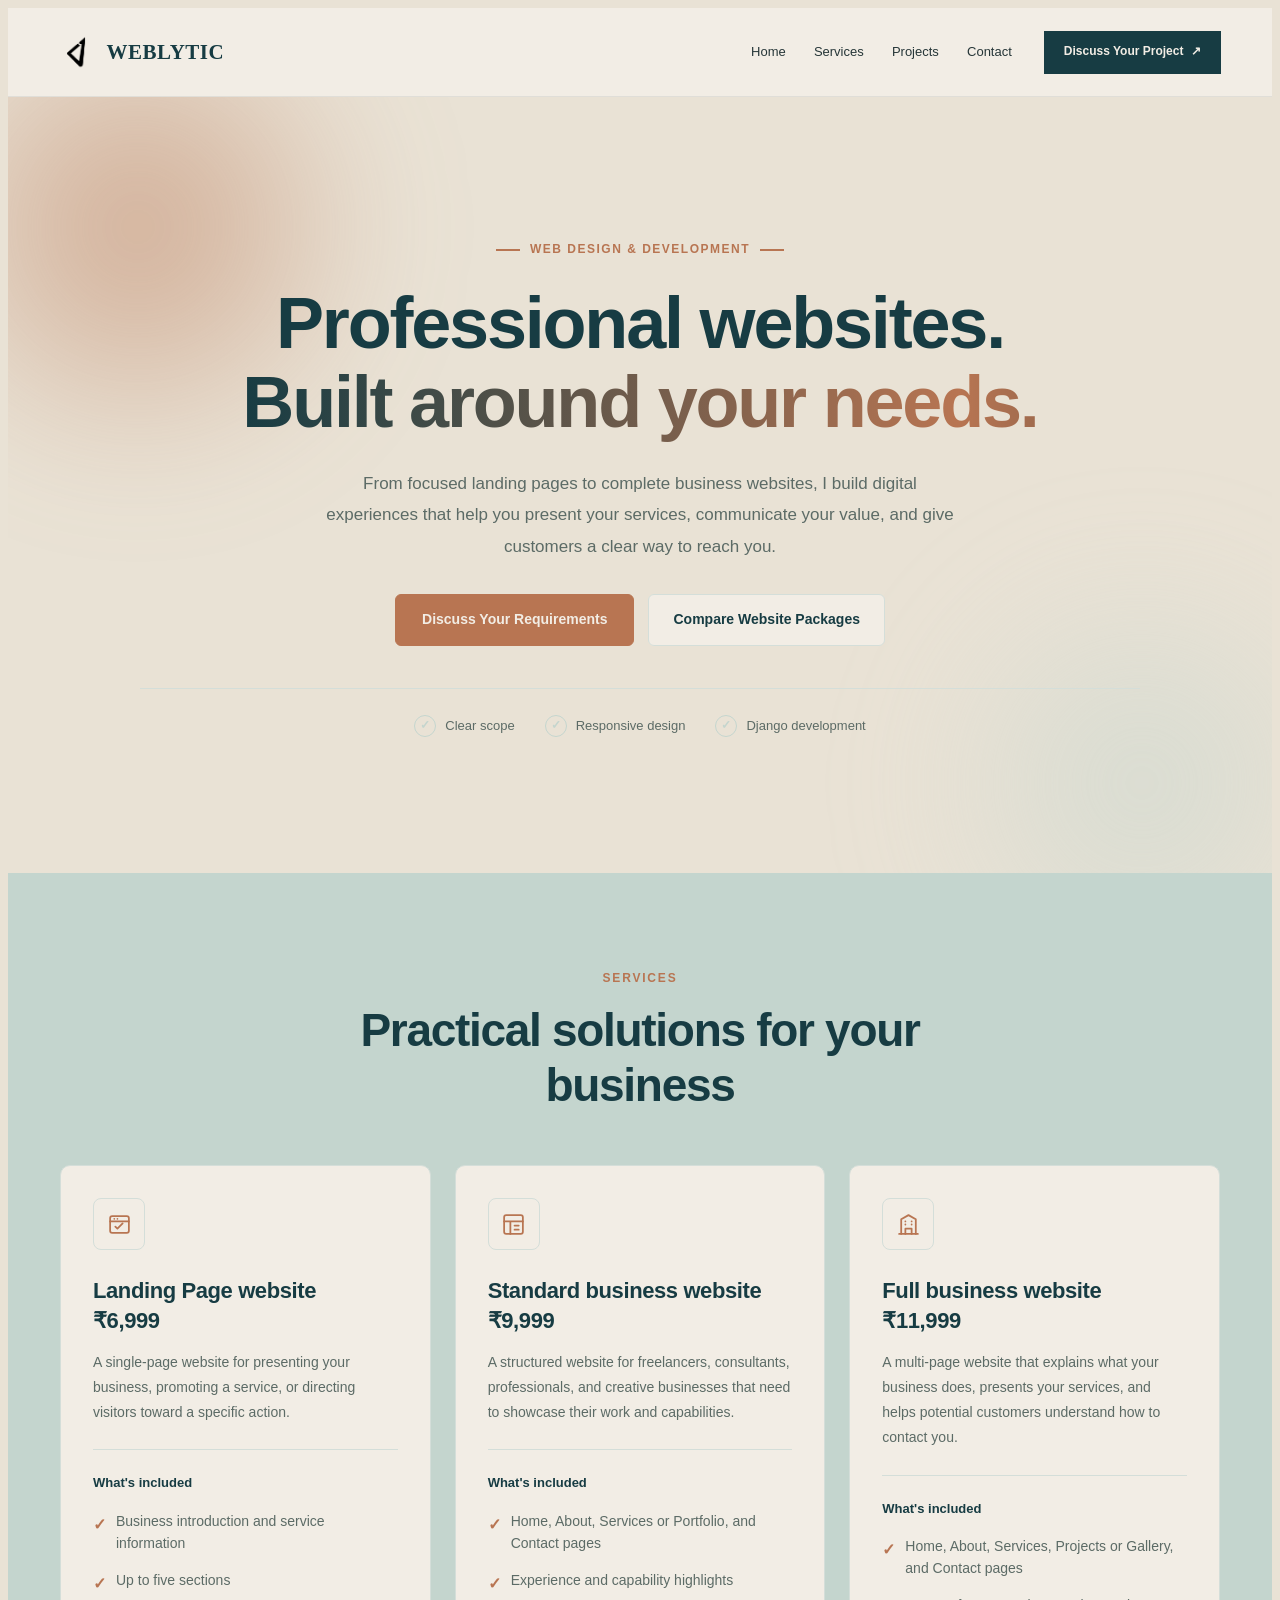
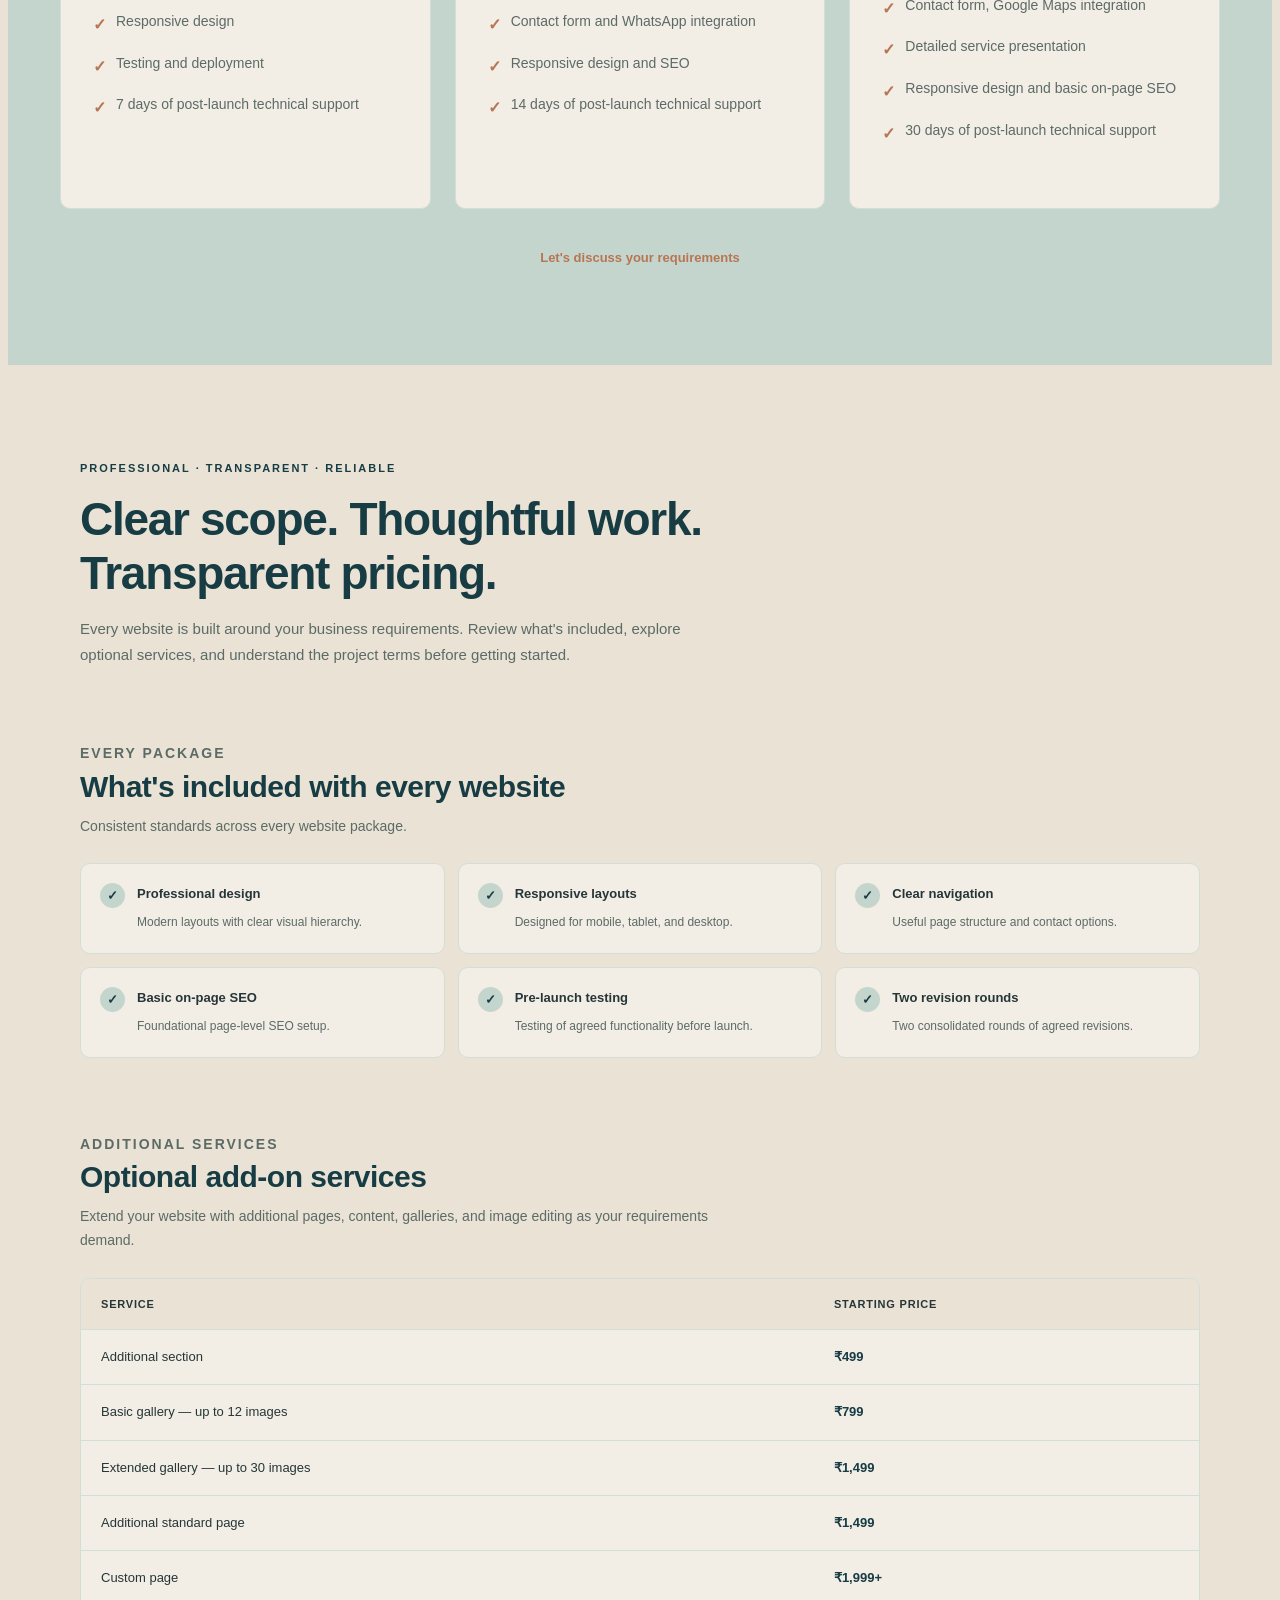
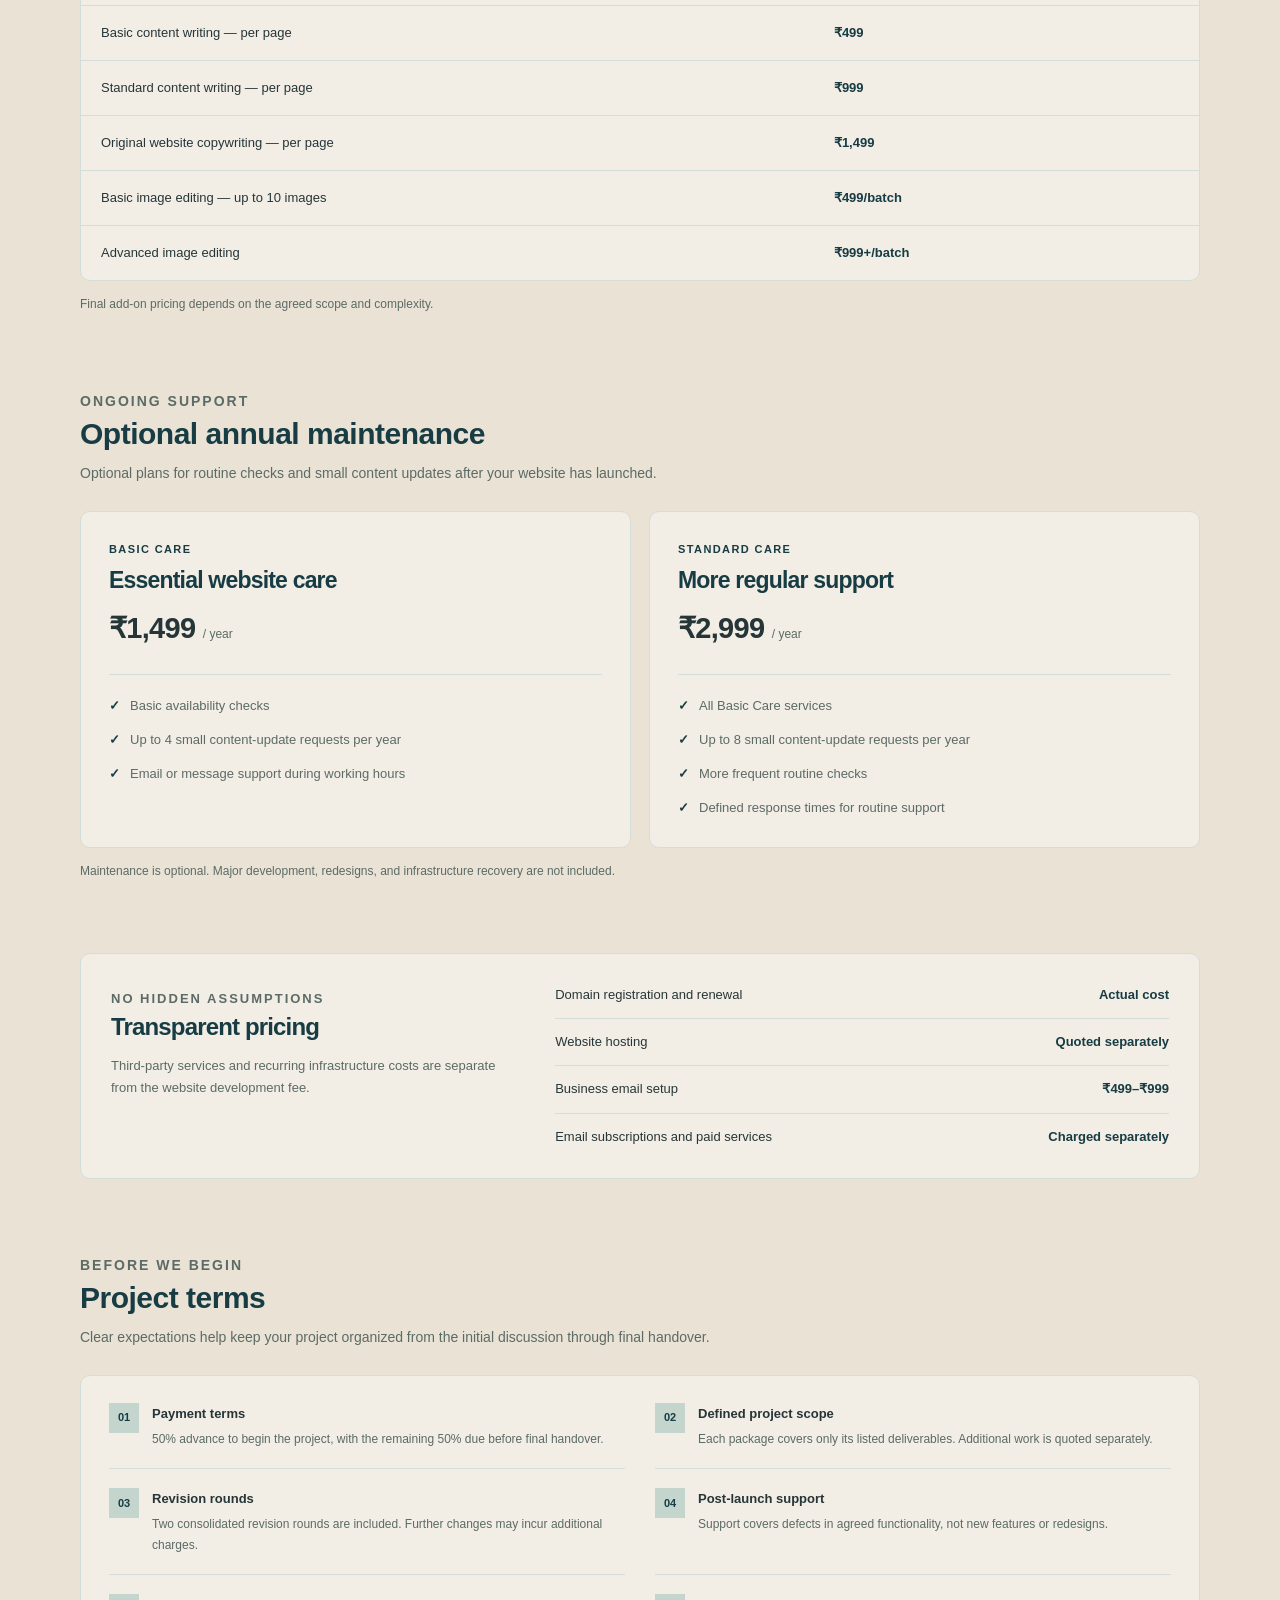
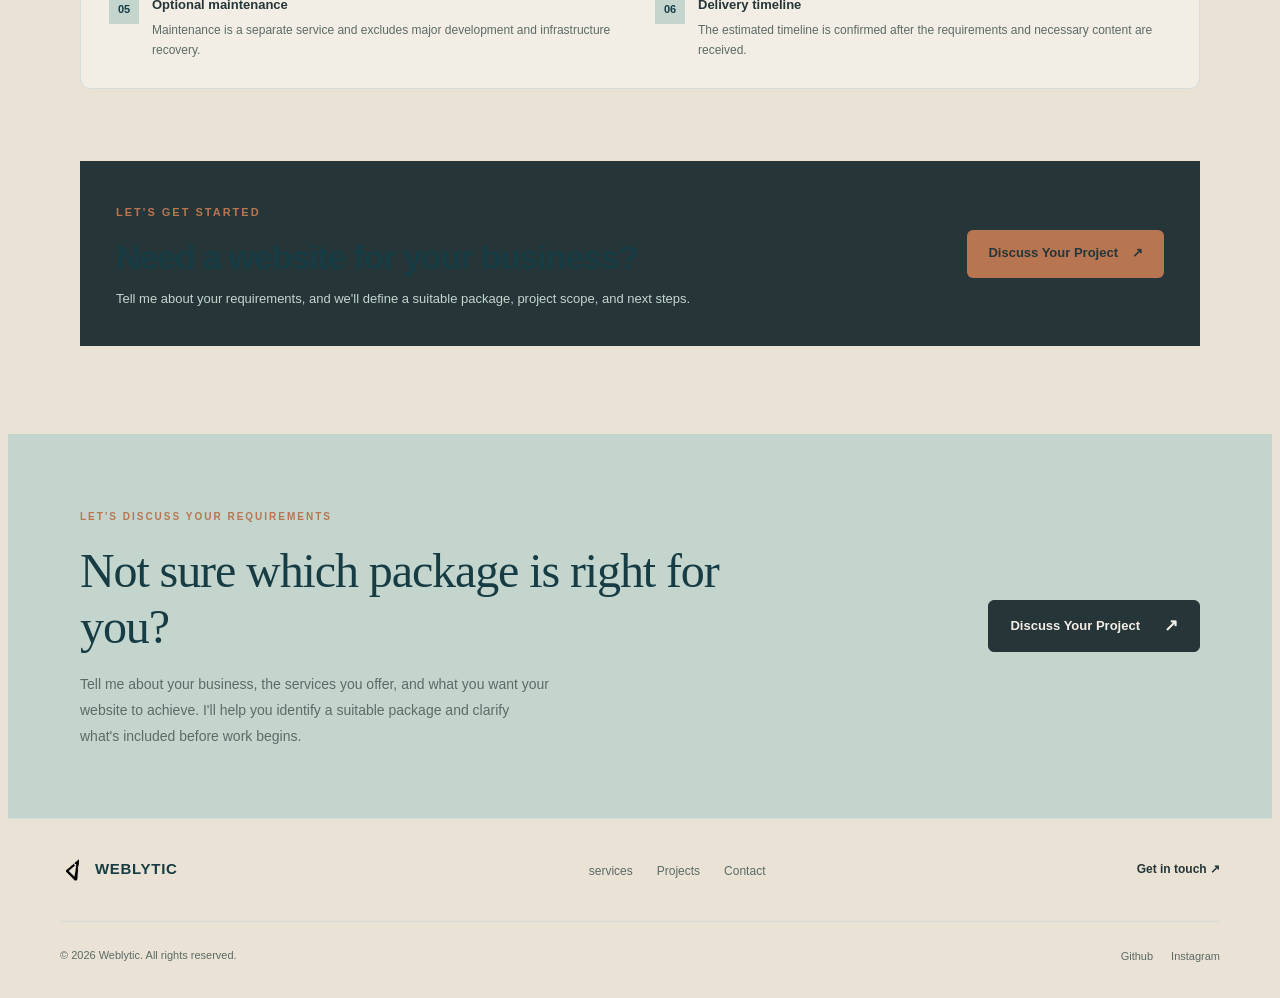
<file: services.html>
<!DOCTYPE html>
<html lang="en">
<head>
    <!-- Essential metadata -->
    <meta charset="UTF-8">
    <meta name="viewport" content="width=device-width, initial-scale=1.0">

    <!-- Primary SEO -->
    <title>Website Design & Development Services | Weblytic</title>
    <meta name="description" content="Explore Weblytic's website design and development services, including business websites, portfolio websites, and landing pages built for usability and business growth.">
    <meta name="robots" content="index, follow">

    <!-- Canonical URL: replace with your actual domain -->
    <link rel="canonical" href="https://www.example.com/services.html">

    <!-- Favicon -->
    <link rel="icon" href="/favicon.ico">
    <link rel="stylesheet" href="style.css">

    <!-- Open Graph: social sharing -->
    <meta property="og:type" content="website">
    <meta property="og:site_name" content="Weblytic">
    <meta property="og:title" content="Website Design & Development Services | Weblytic">
    <meta property="og:description" content="Discover professional website solutions from Weblytic, from business websites and creative portfolios to focused landing pages.">
    <meta property="og:url" content="https://www.example.com/services.html">
    <meta property="og:image" content="https://www.example.com/images/services-preview.jpg">
    <meta property="og:image:alt" content="Weblytic website design and development services">

    <!-- X (Twitter) sharing -->
    <meta name="twitter:card" content="summary_large_image">
    <meta name="twitter:title" content="Website Design & Development Services | Weblytic">
    <meta name="twitter:description" content="Business websites, portfolio websites, and landing pages designed and developed by Weblytic.">
    <meta name="twitter:image" content="https://www.example.com/images/services-preview.jpg">

    <!-- Browser theme -->
    <meta name="theme-color" content="#F5F1E9">

</head>
<body>
    
<!-- ================= NAVBAR ================= -->
<header class="pro-right-nav">
    <nav class="pro-right-nav__inner" aria-label="Main navigation">

        <!-- LEFT LOGO -->
        <a href="#" class="pro-right-nav__brand" aria-label="Weblytic home">
            <!-- ADDED LOGO IMAGE HERE -->
            <img src="logo.png" alt="Weblytic Logo" class="pro-right-nav__logo-img">
            
            <span class="pro-right-nav__brand-text">
                <span class="pro-right-nav__brand-name">WEBLYTIC</span>
            </span>
        </a>

        <!-- MOBILE MENU TOGGLE -->
        <input
            type="checkbox"
            id="pro-right-nav-toggle"
            class="pro-right-nav__toggle"
            aria-label="Toggle navigation menu"
            aria-controls="pro-right-nav-links"
        >

        <label
            for="pro-right-nav-toggle"
            class="pro-right-nav__toggle-label"
            aria-hidden="true"
        >
            <span></span>
            <span></span>
        </label>

        <!-- RIGHT LINKS AND CTA -->
        <div class="pro-right-nav__right">
            <ul class="pro-right-nav__links" id="pro-right-nav-links">
                <li><a href="index.html">Home</a></li>
                <li><a href="services.html">Services</a></li>
                <li><a href="projects.html">Projects</a></li>
                <li><a href="contact.html">Contact</a></li>
            </ul>

            <a href="contact.html" class="pro-right-nav__contact">
                Discuss Your Project <span aria-hidden="true">↗</span>
            </a>
        </div>

    </nav>
</header>
      




    <section class="professional-centered-hero">
    <div class="hero-container">
        <p class="hero-eyebrow">
        WEB DESIGN & DEVELOPMENT
        </p>

        <h1 class="hero-title">
        Professional websites. 
        <span>Built around your needs.</span>
        </h1>

        <p class="hero-description">
        From focused landing pages to complete business websites, 
        I build digital experiences that help you present your 
        services, communicate your value, and give customers a 
        clear way to reach you.
        </p>

        <div class="hero-actions">
        <a href="#contact" class="hero-button">
            Discuss Your Requirements
        </a>

        <a href="#services" class="hero-secondary">
            Compare Website Packages
        </a>
        </div>

        <div class="hero-trust">
        <div class="trust-item">
            <span class="trust-icon" aria-hidden="true">✓</span>
            <span>Clear scope</span>
        </div>

        <div class="trust-item">
            <span class="trust-icon" aria-hidden="true">✓</span>
            <span>Responsive design</span>
        </div>

        <div class="trust-item">
            <span class="trust-icon" aria-hidden="true">✓</span>
            <span>Django development</span>
        </div>
        </div>
    </div>
    </section>


    <section class="professional-service-cards" id="services">
        <div class="psc-container">
        <header class="psc-header">
            <p class="psc-eyebrow">Services</p>
            <h2>Practical solutions for your business</h2>
        </header>

        <div class="psc-grid">

            <!-- Service 01 -->
            <article class="psc-card">
            <div class="psc-icon" aria-hidden="true">
                <svg viewBox="0 0 24 24">
                <rect x="3" y="4" width="18" height="16" rx="2"/>
                <path d="M3 9h18"/>
                <path d="M7 6.5h.01M10 6.5h.01"/>
                <path d="m8 14 2 2 5-5"/>
                </svg>
            </div>

            <h3>Landing Page website<br>₹6,999</h3>
            <p class="psc-description">
                A single-page website for presenting your business, 
                promoting a service, or directing visitors toward 
                a specific action.
            </p>

            <div class="psc-divider"></div>
            <p class="psc-list-label">What's included</p>

            <ul class="psc-features">
                <li><span class="psc-check">✓</span> Business introduction and service information</li>
                <li><span class="psc-check">✓</span> Up to five sections</li>
                <li><span class="psc-check">✓</span> Responsive design</li>
                <li><span class="psc-check">✓</span> Testing and deployment</li>
                <li><span class="psc-check">✓</span> 7 days of post-launch technical support</li>

            </ul>
            </article>

            <!-- Service 02 -->
            <article class="psc-card">
            <div class="psc-icon" aria-hidden="true">
                <svg viewBox="0 0 24 24">
                <rect x="3" y="3" width="18" height="18" rx="2"/>
                <path d="M3 9h18M9 9v12"/>
                <path d="M13 13h4M13 17h4"/>
                </svg>
            </div>

            <h3>Standard business website<br>₹9,999</h3>
            <p class="psc-description">
                A structured website for freelancers, consultants, 
                professionals, and creative businesses that need to 
                showcase their work and capabilities.
            </p>

            <div class="psc-divider"></div>
            <p class="psc-list-label">What's included</p>

            <ul class="psc-features">
                <li><span class="psc-check">✓</span> Home, About, Services or Portfolio, and Contact pages</li>
                <li><span class="psc-check">✓</span> Experience and capability highlights</li>
                <li><span class="psc-check">✓</span> Contact form and WhatsApp integration</li>
                <li><span class="psc-check">✓</span> Responsive design and SEO</li>
                <li><span class="psc-check">✓</span> 14 days of post-launch technical support</li>
            </ul>
            </article>

            <!-- Service 03 -->
            <article class="psc-card">
            <div class="psc-icon" aria-hidden="true">
                <svg viewBox="0 0 24 24">
                <path d="M3 21h18"/>
                <path d="M5 21V7l7-4 7 4v14"/>
                <path d="M9 21v-5h6v5"/>
                <path d="M9 9h.01M15 9h.01M9 12h.01M15 12h.01"/>
                </svg>
            </div>

            <h3>Full business website<br>₹11,999</h3>
            <p class="psc-description">
                A multi-page website that explains what your business does, 
                presents your services, and helps potential customers understand 
                how to contact you.
            </p>

            <div class="psc-divider"></div>
            <p class="psc-list-label">What's included</p>

            <ul class="psc-features">
                <li><span class="psc-check">✓</span> Home, About, Services, Projects or Gallery, and Contact pages</li>
                <li><span class="psc-check">✓</span> Contact form, Google Maps integration</li>
                <li><span class="psc-check">✓</span> Detailed service presentation</li>
                <li><span class="psc-check">✓</span> Responsive design and basic on-page SEO</li>
                <li><span class="psc-check">✓</span> 30 days of post-launch technical support</li>
            </ul>
            </article>

        </div>

        <div class="psc-footer">
            <a href="contact.html">Let's discuss your requirements</a>
        </div>
        </div>
    </section>


    <section class="weblytic-pricing" id="pricing">
    <div class="wp-container">

        <!-- INTRODUCTION -->
        <header class="wp-heading">
        <p class="wp-eyebrow">Professional · Transparent · Reliable</p>
        <h2>Clear scope. Thoughtful work. Transparent pricing.</h2>
        <p>
            Every website is built around your business requirements.
            Review what's included, explore optional services, and understand
            the project terms before getting started.
        </p>
        </header>

        <!-- INCLUDED WITH EVERY WEBSITE -->
        <section class="wp-section" aria-labelledby="wp-included-title">
        <div class="wp-section-heading">
            <p class="wp-eyebrow">Every package</p>
            <h3 id="wp-included-title">What's included with every website</h3>
            <p>Consistent standards across every website package.</p>
        </div>

        <div class="wp-included">
            <div class="wp-included-item">
            <span class="wp-check" aria-hidden="true">✓</span>
            <div>
                <strong>Professional design</strong>
                <span>Modern layouts with clear visual hierarchy.</span>
            </div>
            </div>

            <div class="wp-included-item">
            <span class="wp-check" aria-hidden="true">✓</span>
            <div>
                <strong>Responsive layouts</strong>
                <span>Designed for mobile, tablet, and desktop.</span>
            </div>
            </div>

            <div class="wp-included-item">
            <span class="wp-check" aria-hidden="true">✓</span>
            <div>
                <strong>Clear navigation</strong>
                <span>Useful page structure and contact options.</span>
            </div>
            </div>

            <div class="wp-included-item">
            <span class="wp-check" aria-hidden="true">✓</span>
            <div>
                <strong>Basic on-page SEO</strong>
                <span>Foundational page-level SEO setup.</span>
            </div>
            </div>

            <div class="wp-included-item">
            <span class="wp-check" aria-hidden="true">✓</span>
            <div>
                <strong>Pre-launch testing</strong>
                <span>Testing of agreed functionality before launch.</span>
            </div>
            </div>

            <div class="wp-included-item">
            <span class="wp-check" aria-hidden="true">✓</span>
            <div>
                <strong>Two revision rounds</strong>
                <span>Two consolidated rounds of agreed revisions.</span>
            </div>
            </div>
        </div>
        </section>

     <section class="wp-section" id="wp-addons"
        aria-labelledby="wp-addons-title">
        <div class="wp-section-heading">
            <p class="wp-eyebrow">Additional services</p>
            <h3 id="wp-addons-title">Optional add-on services</h3>
            <p>
            Extend your website with additional pages, content, galleries,
            and image editing as your requirements demand.
            </p>
        </div>

        <div class="wp-table-wrap">
            <table class="wp-table">
            <thead>
                <tr>
                <th scope="col">Service</th>
                <th scope="col">Starting price</th>
                </tr>
            </thead>
            <tbody>
                <tr>
                <td>Additional section</td>
                <td class="wp-price">₹499</td>
                </tr>
                <tr>
                <td>Basic gallery — up to 12 images</td>
                <td class="wp-price">₹799</td>
                </tr>
                <tr>
                <td>Extended gallery — up to 30 images</td>
                <td class="wp-price">₹1,499</td>
                </tr>
                <tr>
                <td>Additional standard page</td>
                <td class="wp-price">₹1,499</td>
                </tr>
                <tr>
                <td>Custom page</td>
                <td class="wp-price">₹1,999+</td>
                </tr>
                <tr>
                <td>Basic content writing — per page</td>
                <td class="wp-price">₹499</td>
                </tr>
                <tr>
                <td>Standard content writing — per page</td>
                <td class="wp-price">₹999</td>
                </tr>
                <tr>
                <td>Original website copywriting — per page</td>
                <td class="wp-price">₹1,499</td>
                </tr>
                <tr>
                <td>Basic image editing — up to 10 images</td>
                <td class="wp-price">₹499/batch</td>
                </tr>
                <tr>
                <td>Advanced image editing</td>
                <td class="wp-price">₹999+/batch</td>
                </tr>
            </tbody>
            </table>
        </div>

        <p class="wp-note">
            Final add-on pricing depends on the agreed scope and complexity.
        </p>
        </section>




        <!-- ANNUAL MAINTENANCE -->
        <section class="wp-section" id="wp-maintenance"
        aria-labelledby="wp-maintenance-title">
        <div class="wp-section-heading">
            <p class="wp-eyebrow">Ongoing support</p>
            <h3 id="wp-maintenance-title">Optional annual maintenance</h3>
            <p>
            Optional plans for routine checks and small content updates
            after your website has launched.
            </p>
        </div>

        <div class="wp-maintenance-grid">
            <article class="wp-maintenance-card">
            <p class="wp-plan-label">Basic Care</p>
            <h4>Essential website care</h4>
            <p class="wp-annual-price">
                ₹1,499 <small>/ year</small>
            </p>

            <ul>
                <li>Basic availability checks</li>
                <li>Up to 4 small content-update requests per year</li>
                <li>Email or message support during working hours</li>
            </ul>
            </article>

            <article class="wp-maintenance-card">
            <p class="wp-plan-label">Standard Care</p>
            <h4>More regular support</h4>
            <p class="wp-annual-price">
                ₹2,999 <small>/ year</small>
            </p>

            <ul>
                <li>All Basic Care services</li>
                <li>Up to 8 small content-update requests per year</li>
                <li>More frequent routine checks</li>
                <li>Defined response times for routine support</li>
            </ul>
            </article>
        </div>

        <p class="wp-note">
            Maintenance is optional. Major development, redesigns,
            and infrastructure recovery are not included.
        </p>
        </section>

        <!-- TRANSPARENT PRICING -->
        <section class="wp-section" id="wp-costs"
        aria-labelledby="wp-costs-title">
        <div class="wp-transparent">
            <div>
            <p class="wp-eyebrow">No hidden assumptions</p>
            <h3 id="wp-costs-title">Transparent pricing</h3>
            <p>
                Third-party services and recurring infrastructure costs
                are separate from the website development fee.
            </p>
            </div>

            <ul class="wp-cost-list">
            <li>
                <span>Domain registration and renewal</span>
                <span>Actual cost</span>
            </li>
            <li>
                <span>Website hosting</span>
                <span>Quoted separately</span>
            </li>
            <li>
                <span>Business email setup</span>
                <span>₹499–₹999</span>
            </li>
            <li>
                <span>Email subscriptions and paid services</span>
                <span>Charged separately</span>
            </li>
            </ul>
        </div>
        </section>

        <!-- PROJECT TERMS -->
        <section class="wp-section" id="wp-terms"
        aria-labelledby="wp-terms-title">
        <div class="wp-section-heading">
            <p class="wp-eyebrow">Before we begin</p>
            <h3 id="wp-terms-title">Project terms</h3>
            <p>
            Clear expectations help keep your project organized
            from the initial discussion through final handover.
            </p>
        </div>

        <div class="wp-terms">
            <article class="wp-term">
            <span class="wp-term-number">01</span>
            <div>
                <strong>Payment terms</strong>
                <p>
                50% advance to begin the project, with the remaining
                50% due before final handover.
                </p>
            </div>
            </article>

            <article class="wp-term">
            <span class="wp-term-number">02</span>
            <div>
                <strong>Defined project scope</strong>
                <p>
                Each package covers only its listed deliverables.
                Additional work is quoted separately.
                </p>
            </div>
            </article>

            <article class="wp-term">
            <span class="wp-term-number">03</span>
            <div>
                <strong>Revision rounds</strong>
                <p>
                Two consolidated revision rounds are included.
                Further changes may incur additional charges.
                </p>
            </div>
            </article>

            <article class="wp-term">
            <span class="wp-term-number">04</span>
            <div>
                <strong>Post-launch support</strong>
                <p>
                Support covers defects in agreed functionality,
                not new features or redesigns.
                </p>
            </div>
            </article>

            <article class="wp-term">
            <span class="wp-term-number">05</span>
            <div>
                <strong>Optional maintenance</strong>
                <p>
                Maintenance is a separate service and excludes major
                development and infrastructure recovery.
                </p>
            </div>
            </article>

            <article class="wp-term">
            <span class="wp-term-number">06</span>
            <div>
                <strong>Delivery timeline</strong>
                <p>
                The estimated timeline is confirmed after the
                requirements and necessary content are received.
                </p>
            </div>
            </article>
        </div>
        </section>

        <!-- CONTACT CTA -->
        <div class="wp-cta">
        <div class="wp-cta-copy">
            <p class="wp-eyebrow">Let's get started</p>
            <h3>Need a website for your business?</h3>
            <p>
            Tell me about your requirements, and we'll define a
            suitable package, project scope, and next steps.
            </p>
        </div>

        <a class="wp-cta-button" href="contact.html">
            Discuss Your Project <span aria-hidden="true">↗</span>
        </a>
        </div>

    </div>
    </section>


    <section class="mr-simple-cta" id="contact">
    <div class="mr-simple-cta__container">

        <div class="mr-simple-cta__content">
        <span class="mr-simple-cta__eyebrow">
            LET'S DISCUSS YOUR REQUIREMENTS
        </span>

        <h2 class="mr-simple-cta__title">
            Not sure which package is right for you?<br class="mr-simple-cta__desktop-break">
        </h2>

        <p class="mr-simple-cta__description">
            Tell me about your business, the services you offer, 
            and what you want your website to achieve. I'll help you 
            identify a suitable package and clarify what's included before work begins.
        </p>
        </div>

        <div class="mr-simple-cta__action">
        <a href="contact.html" class="mr-simple-cta__button">
            Discuss Your Project
            <span aria-hidden="true">↗</span>
        </a>
        </div>

    </div>
    </section>




      


<!-- ================= FOOTER ================= -->
<footer class="mini-footer">
    <div class="mini-footer__container">

        <div class="mini-footer__main">

            <!-- Brand -->
            <a href="#" class="mini-footer__brand" aria-label="Weblytic home">
                <!-- ADDED LOGO IMAGE HERE -->
                <img src="logo.png" alt="Weblytic Logo" class="mini-footer__logo-img">
                
                <span class="mini-footer__brand-name">WEBLYTIC</span>
            </a>

            <!-- Navigation -->
            <nav aria-label="Footer navigation">
                <ul class="mini-footer__links">
                    <li><a href="services.html">services</a></li>
                    <li><a href="projects.html">Projects</a></li>
                    <li><a href="contact.html">Contact</a></li>
                </ul>
            </nav>

            <!-- Contact -->
            <a class="mini-footer__contact" href="contact.html">
                Get in touch ↗
            </a>

        </div>

        <!-- Copyright and social links -->
        <div class="mini-footer__bottom">
            <p class="mini-footer__copyright">
                © 2026 Weblytic. All rights reserved.
            </p>

            <div class="mini-footer__socials" aria-label="Social media">
                <a href="https://github.com/jagdishwagh8" aria-label="Github">Github</a>
                <a href="https://www.instagram.com/weblyticdev/" aria-label="Instagram">Instagram</a>
            </div>
        </div>

    </div>
</footer>



</body>
</html>
</file>
<file: style.css>
/* =========================================================
   TOKENS + BASE
   ========================================================= */
*, *::before, *::after { box-sizing: border-box; }

:root {
  /* Palette — Deep Teal · Warm Stone · Sage · Muted Copper · Charcoal Green */
  --color-primary: #173C43;          /* Deep teal */
  --color-primary-hover: #263638;    /* Charcoal green (hover) */
  --color-accent: #B87552;           /* Muted copper */
  --color-accent-hover: #9C5D3D;     /* Darker copper (hover) */
  --color-bg: #E9E2D5;               /* Warm stone */
  --color-surface: #F2EDE5;          /* Light warm stone */
  --color-surface-alt: #C4D5CE;      /* Sage */
  --color-text: #263638;             /* Charcoal green */
  --color-muted: #5C6B66;            /* Muted charcoal green */
  --color-border: #D4DED9;           /* Light sage */

  /* Radii / shadows */
  --radius-sm: 6px;
  --radius-md: 10px;
  --radius-lg: 16px;
  --shadow-card: 0 8px 24px rgba(38, 54, 56, .07);
  --shadow-hover: 0 14px 32px rgba(38, 54, 56, .12);

  /* Animation system */
  --anim-ease: cubic-bezier(.22, 1, .36, 1);
  --anim-ease-out: cubic-bezier(.16, 1, .3, 1);
  --anim-dur-fast: 380ms;
  --anim-dur: 650ms;
  --anim-dur-slow: 950ms;
  --anim-distance: 120px;
  --anim-exit-distance: -100px;
  --anim-scale-from: .85;
  --anim-scale-exit: .88;
  --anim-fade-end: 0;
  --anim-stagger-step: 130ms;
  --anim-hero-up: 90px;
  --anim-hero-side: 140px;
  --anim-hero-scale: .88;
  --anim-hover-lift: -16px;
  --anim-hover-zoom: 1.14;
  --anim-copper: #B87552;
  --anim-teal: #173C43;
  --anim-sage: #C4D5CE;
}

body {
  color: var(--color-text);
  background: var(--color-bg);
  font-family: Arial, Helvetica, sans-serif;
  line-height: 1.65;
}

h1, h2, h3, h4 {
  color: var(--color-primary);
  letter-spacing: -.035em;
  line-height: 1.15;
}

img { border-radius: var(--radius-md); }
img[class*="avatar"],
.rounded-full,
[class*="avatar"] img { border-radius: 50%; }

:focus-visible {
  outline: 3px solid var(--color-accent);
  outline-offset: 3px;
}

/* Shared button motion */
button, .btn, [class*="button"], [class*="btn"] {
  transition: background-color 180ms ease, color 180ms ease, transform 180ms ease;
}
button:hover, .btn:hover, [class*="button"]:hover, [class*="btn"]:hover {
  transform: translateY(-2px);
}

/* =========================================================
   NAV  (pro-right-nav — base + later override merged)
   ========================================================= */
.pro-right-nav,
.pro-right-nav * { box-sizing: border-box; }

.pro-right-nav {
  --pro-navy: #173C43;
  --pro-text: #263638;
  --pro-muted: #5C6B66;
  --pro-accent: #B87552;
  --pro-border: #D4DED9;
  --pro-white: #F2EDE5;

  position: relative;
  z-index: 1000;
  width: 100%;
  background: var(--pro-white);
  color: #F2EDE5;
  border-bottom: 1px solid rgba(23, 60, 67, .08);
  font-family: Arial, Helvetica, sans-serif;
}

.pro-right-nav a { color: inherit; text-decoration: none; }
.pro-right-nav a:hover { color: #B87552; }

.pro-right-nav__inner {
  width: min(1200px, 92%);
  min-height: 88px;
  margin: 0 auto;
  display: flex;
  align-items: center;
  justify-content: space-between;
  gap: 32px;
}

.pro-right-nav__brand {
  display: inline-flex;
  align-items: center;
  gap: 12px;
  flex-shrink: 0;
}

.pro-right-nav__logo {
  width: 43px; height: 43px;
  display: grid; place-items: center;
  border: 1px solid var(--pro-accent);
  color: var(--pro-navy);
  font-family: Georgia, "Times New Roman", serif;
  font-size: 23px; font-weight: 700;
}

.pro-right-nav__brand-text { display: flex; flex-direction: column; gap: 4px; }

.pro-right-nav__brand-name {
  color: var(--pro-navy);
  font-family: Georgia, "Times New Roman", serif;
  font-size: 21px; font-weight: 700; letter-spacing: .5px;
}

.pro-right-nav__brand-caption {
  color: var(--pro-muted);
  font-size: 9px; font-weight: 600;
  letter-spacing: 1.8px; text-transform: uppercase;
}

.pro-right-nav__right {
  display: flex;
  align-items: center;
  justify-content: flex-end;
  gap: clamp(20px, 2.5vw, 34px);
}

.pro-right-nav__links {
  display: flex;
  align-items: center;
  gap: clamp(18px, 2.2vw, 30px);
  list-style: none;
}

.pro-right-nav__links a {
  position: relative;
  display: inline-block;
  padding: 10px 0;
  color: var(--pro-text);
  font-size: 13px; font-weight: 500;
  white-space: nowrap;
  transition: color .2s ease;
}

.pro-right-nav__links a::after {
  content: "";
  position: absolute;
  bottom: 3px; left: 0;
  width: 0; height: 2px;
  background: var(--pro-accent);
  transition: width .2s ease;
}

.pro-right-nav__links a:hover,
.pro-right-nav__links a:focus-visible { color: var(--pro-navy); }

.pro-right-nav__links a:hover::after,
.pro-right-nav__links a:focus-visible::after { width: 100%; }

.pro-right-nav__contact {
  min-height: 43px;
  padding: 0 19px;
  display: inline-flex;
  align-items: center;
  justify-content: center;
  gap: 8px;
  border: 1px solid #173C43;
  background: #173C43;
  color: var(--pro-white) !important;
  font-size: 12px; font-weight: 600;
  white-space: nowrap;
  transition: background .2s ease, border-color .2s ease;
}

.pro-right-nav__contact:hover,
.pro-right-nav__contact:focus-visible {
  background: #B87552;
  border-color: #B87552;
  color: #F2EDE5 !important;
}

/* CSS-only mobile menu checkbox */
.pro-right-nav__toggle {
  position: absolute;
  width: 1px; height: 1px;
  overflow: hidden;
  clip-path: inset(50%);
  white-space: nowrap;
}

.pro-right-nav__toggle-label {
  display: none;
  width: 44px; height: 44px;
  align-items: center;
  justify-content: center;
  flex-direction: column;
  gap: 6px;
  border: 1px solid var(--pro-border);
  cursor: pointer;
}

.pro-right-nav__toggle-label span {
  width: 19px; height: 2px;
  display: block;
  background: var(--pro-navy);
  transition: transform .2s ease;
}

.pro-right-nav__toggle:focus-visible + .pro-right-nav__toggle-label {
  outline: 2px solid var(--pro-accent);
  outline-offset: 3px;
}

/* Tablet */
@media (max-width: 1024px) {
  .pro-right-nav__inner { width: 94%; min-height: 82px; gap: 20px; }
  .pro-right-nav__right { gap: 20px; }
  .pro-right-nav__links { gap: 17px; }
  .pro-right-nav__links a { font-size: 12px; }
  .pro-right-nav__brand-name { font-size: 19px; }
  .pro-right-nav__contact { padding: 0 13px; }
}

/* Mobile (consolidated — base mobile + shared fix) */
@media (max-width: 760px) {
  .pro-right-nav__inner {
    width: 90%;
    min-height: 76px;
    position: relative;
    flex-wrap: wrap;
    gap: 0;
    display: flex;
    align-items: center;
    justify-content: space-between;
  }
  .pro-right-nav__logo { width: 39px; height: 39px; font-size: 21px; }
  .pro-right-nav__brand { gap: 9px; }
  .pro-right-nav__brand-name { font-size: 18px; }
  .pro-right-nav__brand-caption { font-size: 8px; letter-spacing: 1.4px; }
  .pro-right-nav__toggle-label {
    display: flex;
    flex-shrink: 0;
    order: 2;
    margin-left: auto;
  }
  .pro-right-nav__right { display: contents; }
  .pro-right-nav__links {
    display: none;
    position: absolute;
    top: calc(100% + 1px);
    left: -5.56%;
    right: -5.56%;
    width: auto;
    max-height: calc(100dvh - 76px);
    overflow-y: auto;
    padding: 10px 5% 20px;
    flex-direction: column;
    align-items: stretch;
    gap: 0;
    background: var(--pro-white);
    border-bottom: 1px solid var(--pro-border);
    box-shadow: 0 14px 24px rgba(23, 60, 67, .08);
    z-index: 1001;
  }
  .pro-right-nav__links li { border-bottom: 1px solid var(--pro-border); }
  .pro-right-nav__links li:last-child { border-bottom: none; }
  .pro-right-nav__links a {
    display: block;
    padding: 15px 0;
    min-height: 44px;
    font-size: 14px;
  }
  .pro-right-nav__links a::after { display: none; }
  .pro-right-nav__toggle:checked ~ .pro-right-nav__right .pro-right-nav__links { display: flex; }
  .pro-right-nav__toggle:checked + .pro-right-nav__toggle-label span:first-child { transform: translateY(4px) rotate(45deg); }
  .pro-right-nav__toggle:checked + .pro-right-nav__toggle-label span:last-child  { transform: translateY(-4px) rotate(-45deg); }
  .pro-right-nav__contact { display: none; }
}

/* Small phones */
@media (max-width: 380px) {
  .pro-right-nav__inner { width: 92%; }
  .pro-right-nav__brand-name { font-size: 16px; }
  .pro-right-nav__brand-caption { font-size: 7px; letter-spacing: 1px; }
  .pro-right-nav__logo { width: 35px; height: 35px; }
}

/* =========================================================
   SPLIT HERO  (professional-split-hero)
   ========================================================= */
.professional-split-hero {
  --hero-surface: #F2EDE5;
  --hero-text: #173C43;
  --hero-muted: #5C6B66;
  --hero-accent: #B87552;
  --hero-border: #D4DED9;
  --hero-success: #C4D5CE;

  background:
    radial-gradient(circle at 88% 15%, rgba(196, 213, 206, .6), transparent 38%),
    var(--color-bg);
  color: var(--hero-text);
  padding: clamp(64px, 9vw, 112px) 24px;
  font-family: Arial, Helvetica, sans-serif;
  position: relative;
  overflow: hidden;
}

.professional-split-hero img { border-radius: var(--radius-lg); }

.professional-split-hero .hero-container {
  position: relative;
  z-index: 1;
  width: 100%;
  max-width: 1200px;
  margin: 0 auto;
  display: grid;
  grid-template-columns: 1fr .95fr;
  align-items: center;
  gap: clamp(40px, 7vw, 88px);
}

.professional-split-hero .hero-content { max-width: 560px; }

.professional-split-hero .hero-eyebrow {
  display: inline-flex;
  align-items: center;
  gap: 10px;
  margin: 0 0 22px;
  color: var(--hero-accent);
  font-size: 12px; font-weight: 700;
  letter-spacing: 1.4px; line-height: 1.6;
  text-transform: uppercase;
}
.professional-split-hero .hero-eyebrow::before {
  content: "";
  width: 24px; height: 2px;
  background: var(--hero-accent);
}

.professional-split-hero .hero-title {
  margin: 0;
  font-size: clamp(38px, 4.5vw, 62px);
  font-weight: 700; line-height: 1.12;
  letter-spacing: -1.8px;
}

.professional-split-hero .hero-description {
  max-width: 510px;
  margin: 24px 0 28px;
  color: var(--hero-muted);
  font-size: 16px; line-height: 1.8;
}

.professional-split-hero .hero-actions {
  display: flex;
  align-items: center;
  flex-wrap: wrap;
  gap: 14px;
}

.professional-split-hero .hero-button {
  display: inline-flex;
  min-height: 50px;
  align-items: center;
  justify-content: center;
  padding: 0 24px;
  border: 1px solid var(--hero-accent);
  border-radius: 5px;
  background: var(--hero-accent);
  color: #F2EDE5;
  font-size: 14px; font-weight: 600;
  text-decoration: none;
  transition: background 180ms ease, color 180ms ease;
}
.professional-split-hero .hero-button:hover {
  background: #173C43;
  border-color: #173C43;
}

.professional-split-hero .hero-secondary {
  display: inline-flex;
  min-height: 50px;
  align-items: center;
  justify-content: center;
  padding: 0 18px;
  border: 1px solid var(--hero-border);
  border-radius: 5px;
  background: var(--hero-surface);
  color: var(--hero-text);
  font-size: 14px; font-weight: 600;
  text-decoration: none;
}
.professional-split-hero .hero-secondary:hover {
  border-color: var(--hero-accent);
  color: var(--hero-accent);
}

.professional-split-hero .hero-proof {
  display: flex;
  flex-wrap: wrap;
  gap: 18px 24px;
  margin-top: 32px;
  padding-top: 22px;
  border-top: 1px solid var(--hero-border);
}

.professional-split-hero .proof-item {
  display: flex;
  align-items: center;
  gap: 9px;
  color: var(--hero-muted);
  font-size: 13px; line-height: 1.5;
}

.professional-split-hero .proof-icon {
  display: inline-flex;
  width: 22px; height: 22px;
  flex: 0 0 22px;
  align-items: center; justify-content: center;
  border: 1px solid #C4D5CE;
  border-radius: 50%;
  color: var(--hero-success);
  font-size: 12px; font-weight: 700;
}

.professional-split-hero .hero-visual { min-width: 0; }
.professional-split-hero .hero-image-wrap {
  overflow: hidden;
  border: 1px solid var(--hero-border);
  border-radius: 8px;
  background: #E9E2D5;
}
.professional-split-hero .hero-image {
  display: block;
  width: 100%;
  aspect-ratio: 4 / 4.2;
  object-fit: cover;
}
.professional-split-hero .hero-image-caption {
  display: flex;
  align-items: flex-start;
  justify-content: space-between;
  gap: 16px;
  margin-top: 14px;
  color: var(--hero-muted);
  font-size: 12px; line-height: 1.6;
}
.professional-split-hero .caption-label { color: var(--hero-text); font-weight: 700; }
.professional-split-hero a:focus-visible { outline: 3px solid var(--hero-accent); outline-offset: 4px; }

@media (max-width: 800px) {
  .professional-split-hero .hero-container { grid-template-columns: 1fr; gap: 40px; }
  .professional-split-hero .hero-content { max-width: 620px; }
  .professional-split-hero .hero-title { font-size: clamp(38px, 7vw, 54px); }
  .professional-split-hero .hero-visual { max-width: 620px; }
  .professional-split-hero .hero-image { aspect-ratio: 5 / 4; }
}
@media (max-width: 480px) {
  .professional-split-hero { padding: 60px 20px; }
  .professional-split-hero .hero-title { font-size: 38px; letter-spacing: -1px; }
  .professional-split-hero .hero-description { font-size: 15px; }
  .professional-split-hero .hero-actions { align-items: stretch; flex-direction: column; }
  .professional-split-hero .hero-button,
  .professional-split-hero .hero-secondary { width: 100%; }
  .professional-split-hero .hero-proof { gap: 14px; }
}

/* =========================================================
   ABOUT  (mr-about)
   ========================================================= */
.mr-about {
  --mr-ink: #263638;
  --mr-muted: #5C6B66;
  --mr-accent: #B87552;
  width: 100%;
  padding: 82px 24px;
  background: var(--color-surface-alt);
  color: var(--mr-ink);
  font-family: Arial, Helvetica, sans-serif;
}
.mr-about__container { width: min(780px, 100%); margin: 0 auto; text-align: center; }
.mr-about__eyebrow {
  display: inline-flex;
  align-items: center; justify-content: center;
  gap: 12px; margin-bottom: 20px;
  color: var(--mr-accent);
  font-size: 10px; font-weight: 700; letter-spacing: 2.8px; text-transform: uppercase;
}
.mr-about__eyebrow::before, .mr-about__eyebrow::after {
  content: ""; width: 25px; height: 1px; background: var(--mr-accent);
}
.mr-about__title {
  margin: 0 0 18px;
  color: var(--mr-ink);
  font-family: Georgia, "Times New Roman", serif;
  font-size: clamp(34px, 4.5vw, 49px);
  font-weight: 400; line-height: 1.2; letter-spacing: -.8px;
}
.mr-about__title span { color: var(--mr-accent); font-style: italic; }
.mr-about__intro {
  max-width: 620px; margin: 0 auto;
  color: var(--mr-muted); font-size: 15px; line-height: 1.9;
}
.mr-about__divider {
  width: 52px; height: 1px; margin: 29px auto;
  background: var(--mr-accent);
}
.mr-about__description {
  max-width: 640px; margin: 0 auto;
  color: #5C6B66; font-size: 13px; line-height: 2;
}
.mr-about__features {
  display: flex; justify-content: center; align-items: center; flex-wrap: wrap;
  gap: 12px 26px; padding: 0; margin: 29px 0 0; list-style: none;
}
.mr-about__features li {
  display: inline-flex; align-items: center; gap: 8px;
  color: var(--mr-ink); font-size: 11px; font-weight: 600; letter-spacing: .2px;
}
.mr-about__features li::before {
  content: ""; width: 5px; height: 5px; flex-shrink: 0;
  border-radius: 50%; background: var(--mr-accent);
}
.mr-about__actions { display: flex; justify-content: center; margin-top: 32px; }
.mr-about__button {
  min-height: 47px;
  display: inline-flex; align-items: center; justify-content: center;
  gap: 13px; padding: 0 23px;
  border: 1px solid var(--mr-ink);
  background: var(--mr-ink); color: #F2EDE5;
  font-size: 12px; font-weight: 600; text-decoration: none;
}
.mr-about__button:hover, .mr-about__button:focus-visible {
  background: #173C43; border-color: #173C43;
}
.mr-about__button span { transition: transform .25s ease; }
.mr-about__button:hover span { transform: translateX(4px); }

@media (max-width: 900px) {
  .mr-about { padding: 68px 24px; }
  .mr-about__container { max-width: 700px; }
}
@media (max-width: 600px) {
  .mr-about { padding: 54px 22px; }
  .mr-about__eyebrow { gap: 9px; margin-bottom: 17px; font-size: 9px; letter-spacing: 2px; }
  .mr-about__eyebrow::before, .mr-about__eyebrow::after { width: 17px; }
  .mr-about__title { margin-bottom: 16px; font-size: clamp(32px, 8.5vw, 42px); letter-spacing: -.5px; }
  .mr-about__intro { font-size: 14px; line-height: 1.8; }
  .mr-about__divider { margin: 24px auto; }
  .mr-about__description { font-size: 12px; line-height: 1.9; }
  .mr-about__features { flex-direction: column; gap: 14px; margin-top: 25px; }
  .mr-about__features li { font-size: 12px; }
  .mr-about__actions { margin-top: 27px; }
  .mr-about__button { min-height: 46px; padding: 0 20px; }
}
@media (max-width: 360px) {
  .mr-about { padding: 46px 18px; }
  .mr-about__title { font-size: 30px; }
  .mr-about__eyebrow { letter-spacing: 1.5px; }
}

/* =========================================================
   SERVICE CARDS  (mr-service-cards)
   ========================================================= */
.mr-service-cards {
  --msc-card-bg: #F2EDE5;
  --msc-text: #263638;
  --msc-muted: #5C6B66;
  --msc-accent: #B87552;
  --msc-border: #D4DED9;
  width: 100%;
  padding: 90px 24px;
  background: var(--color-bg);
  color: var(--msc-text);
  font-family: Arial, Helvetica, sans-serif;
}
.mr-service-cards__container { width: 100%; max-width: 1120px; margin: 0 auto; }
.mr-service-cards__header { max-width: 650px; margin-bottom: 42px; }
.mr-service-cards__eyebrow {
  display: inline-block; margin-bottom: 17px;
  color: var(--msc-accent); font-size: 11px; font-weight: 700; letter-spacing: 2.2px;
}
.mr-service-cards__title {
  margin: 0 0 18px;
  font-family: Georgia, "Times New Roman", serif;
  font-size: clamp(36px, 4.5vw, 53px);
  font-weight: 400; line-height: 1.15; letter-spacing: -1.3px;
}
.mr-service-cards__intro {
  max-width: 510px; margin: 0;
  color: var(--msc-muted); font-size: 15px; line-height: 1.85;
}
.mr-service-cards__grid {
  display: grid; grid-template-columns: repeat(3, minmax(0, 1fr));
  gap: 20px; align-items: stretch;
}
.mr-service-cards__card {
  display: flex; min-width: 0; flex-direction: column;
  padding: 27px 25px 24px;
  border: 1px solid var(--msc-border);
  background: var(--msc-card-bg);
  transition: border-color .25s ease, transform .25s ease, box-shadow .25s ease;
}
.mr-service-cards__card:hover {
  transform: translateY(-4px);
  border-color: #C4D5CE;
  box-shadow: 0 12px 28px rgba(38, 54, 56, .045);
}
.mr-service-cards__top {
  display: flex; align-items: flex-start; justify-content: space-between;
  gap: 16px; margin-bottom: 31px;
}
.mr-service-cards__number {
  color: var(--msc-accent);
  font-family: Georgia, "Times New Roman", serif;
  font-size: 16px;
}
.mr-service-cards__icon {
  display: grid; width: 43px; height: 43px; flex-shrink: 0;
  place-items: center; border: 1px solid var(--msc-border);
  border-radius: 50%; color: var(--msc-accent);
}
.mr-service-cards__icon svg { display: block; width: 21px; height: 21px; }
.mr-service-cards__card h3 {
  margin: 0 0 12px;
  font-family: Georgia, "Times New Roman", serif;
  font-size: 23px; font-weight: 400; line-height: 1.35;
}
.mr-service-cards__card p {
  margin: 0 0 27px; color: var(--msc-muted); font-size: 14px; line-height: 1.85;
}
.mr-service-cards__link {
  display: inline-flex; align-items: center; gap: 12px;
  align-self: flex-start; margin-top: auto;
  padding-bottom: 5px;
  border-bottom: 1px solid var(--msc-border);
  color: var(--msc-text); font-size: 13px; font-weight: 600; line-height: 1.6;
  text-decoration: none;
  transition: color .2s ease, border-color .2s ease;
}
.mr-service-cards__link span { color: var(--msc-accent); font-size: 16px; }
.mr-service-cards__link:hover { color: var(--msc-accent); border-color: var(--msc-accent); }
.mr-service-cards__link:focus-visible,
.mr-service-cards__cta:focus-visible { outline: 2px solid var(--msc-accent); outline-offset: 4px; }
.mr-service-cards__footer {
  display: flex; align-items: center; justify-content: space-between;
  gap: 20px; margin-top: 32px; padding-top: 25px;
  border-top: 1px solid var(--msc-border);
}
.mr-service-cards__footer p { margin: 0; color: var(--msc-muted); font-size: 14px; line-height: 1.7; }
.mr-service-cards__cta {
  display: inline-flex; min-height: 46px;
  align-items: center; justify-content: center;
  gap: 16px; padding: 12px 19px;
  border: 1px solid var(--msc-text);
  color: var(--msc-text); font-size: 13px; font-weight: 600; text-decoration: none;
  transition: background-color .25s ease, color .25s ease;
}
.mr-service-cards__cta:hover { background: var(--msc-text); color: #F2EDE5; }

@media (max-width: 900px) {
  .mr-service-cards { padding: 76px 24px; }
  .mr-service-cards__grid { grid-template-columns: repeat(2, minmax(0, 1fr)); gap: 16px; }
  .mr-service-cards__card { padding: 24px 22px; }
  .mr-service-cards__top { margin-bottom: 25px; }
  .mr-service-cards__card h3 { font-size: 22px; }
}
@media (max-width: 560px) {
  .mr-service-cards { padding: 58px 18px; }
  .mr-service-cards__header { margin-bottom: 29px; }
  .mr-service-cards__eyebrow { margin-bottom: 14px; font-size: 10px; letter-spacing: 1.8px; }
  .mr-service-cards__title { font-size: 35px; line-height: 1.18; letter-spacing: -.8px; }
  .mr-service-cards__intro { font-size: 14px; line-height: 1.8; }
  .mr-service-cards__grid { grid-template-columns: 1fr; gap: 13px; }
  .mr-service-cards__card { padding: 22px 21px; }
  .mr-service-cards__top { margin-bottom: 22px; }
  .mr-service-cards__icon { width: 39px; height: 39px; }
  .mr-service-cards__card h3 { font-size: 22px; }
  .mr-service-cards__card p { margin-bottom: 22px; font-size: 13px; line-height: 1.8; }
  .mr-service-cards__footer { align-items: stretch; flex-direction: column; gap: 15px; margin-top: 26px; padding-top: 22px; }
  .mr-service-cards__cta { width: 100%; }
}

/* =========================================================
   EXPERIENCE STATS  (mr-experience-stats)
   ========================================================= */
.mr-experience-stats {
  --mes-muted: #C4D5CE;
  --mes-accent: #B87552;
  --mes-border: #D4DED9;
  width: 100%;
  padding: 84px 24px;
  background: var(--color-primary);
  color: #F2EDE5;
  font-family: Arial, Helvetica, sans-serif;
}
.mr-experience-stats__container { width: 100%; max-width: 1120px; margin: 0 auto; }
.mr-experience-stats__header { max-width: 650px; margin-bottom: 44px; }
.mr-experience-stats__eyebrow {
  display: inline-block; margin-bottom: 17px;
  color: var(--mes-accent); font-size: 10px; font-weight: 700; letter-spacing: 2.1px;
}
.mr-experience-stats__title {
  margin: 0 0 17px;
  font-family: Georgia, "Times New Roman", serif;
  font-size: clamp(36px, 4.5vw, 53px);
  font-weight: 400; line-height: 1.15; letter-spacing: -1.3px;
}
.mr-experience-stats__intro {
  max-width: 480px; margin: 0;
  color: var(--mes-muted); font-size: 14px; line-height: 1.85;
}
.mr-experience-stats__grid {
  display: grid; grid-template-columns: repeat(4, minmax(0, 1fr));
  border-top: 1px solid var(--mes-border);
  border-bottom: 1px solid var(--mes-border);
}
.mr-experience-stats__item {
  min-width: 0; padding: 31px 23px 32px;
  border-right: 1px solid var(--mes-border);
}
.mr-experience-stats__item:first-child { padding-left: 0; }
.mr-experience-stats__item:last-child { padding-right: 0; border-right: 0; }
.mr-experience-stats__number {
  display: block; margin-bottom: 18px;
  font-family: Georgia, "Times New Roman", serif;
  font-size: clamp(38px, 4vw, 54px); font-weight: 400;
  line-height: 1; letter-spacing: -1.5px;
}
.mr-experience-stats__number span {
  margin-left: 2px; color: var(--mes-accent); font-size: .65em; letter-spacing: 0;
}
.mr-experience-stats__item h3 { margin: 0 0 10px; font-size: 13px; font-weight: 600; line-height: 1.5; }
.mr-experience-stats__item p { margin: 0; color: var(--mes-muted); font-size: 12px; line-height: 1.8; }
.mr-experience-stats__footer { display: flex; align-items: center; gap: 12px; margin-top: 24px; }
.mr-experience-stats__footer-line {
  display: block; width: 25px; height: 1px; flex-shrink: 0; background: var(--mes-accent);
}
.mr-experience-stats__footer p { margin: 0; color: var(--mes-muted); font-size: 12px; line-height: 1.7; }
.mr-experience-stats h2,
.mr-experience-stats h3,
.mr-experience-stats strong { color: #D9AD8C; }

@media (max-width: 850px) {
  .mr-experience-stats { padding: 70px 24px; }
  .mr-experience-stats__header { margin-bottom: 35px; }
  .mr-experience-stats__grid { grid-template-columns: repeat(2, minmax(0, 1fr)); }
  .mr-experience-stats__item { padding: 27px 22px; border-bottom: 1px solid var(--mes-border); }
  .mr-experience-stats__item:first-child,
  .mr-experience-stats__item:nth-child(3) { padding-left: 0; }
  .mr-experience-stats__item:nth-child(2) { padding-right: 0; border-right: 0; }
  .mr-experience-stats__item:nth-child(3),
  .mr-experience-stats__item:last-child { border-bottom: 0; }
  .mr-experience-stats__item:last-child { padding-right: 0; }
  .mr-experience-stats__number { font-size: 47px; }
}
@media (max-width: 480px) {
  .mr-experience-stats { padding: 55px 18px; }
  .mr-experience-stats__header { margin-bottom: 28px; }
  .mr-experience-stats__eyebrow { margin-bottom: 14px; font-size: 9px; letter-spacing: 1.6px; }
  .mr-experience-stats__title { font-size: 34px; line-height: 1.18; letter-spacing: -.8px; }
  .mr-experience-stats__intro { font-size: 13px; line-height: 1.8; }
  .mr-experience-stats__grid { grid-template-columns: repeat(2, minmax(0, 1fr)); }
  .mr-experience-stats__item { padding: 22px 12px; }
  .mr-experience-stats__item:first-child,
  .mr-experience-stats__item:nth-child(3) { padding-left: 0; }
  .mr-experience-stats__item:nth-child(2),
  .mr-experience-stats__item:last-child { padding-right: 0; }
  .mr-experience-stats__number { margin-bottom: 13px; font-size: 38px; letter-spacing: -1px; }
  .mr-experience-stats__item h3 { margin-bottom: 7px; font-size: 12px; }
  .mr-experience-stats__item p { font-size: 11px; line-height: 1.75; }
  .mr-experience-stats__footer { align-items: flex-start; margin-top: 20px; }
  .mr-experience-stats__footer p { font-size: 11px; }
}

/* =========================================================
   PREMIUM HORIZONTAL GALLERY  (premium-horizontal-gallery)
   ========================================================= */
.premium-horizontal-gallery {
  --phg-border: #D4DED9;
  --phg-accent: #B87552;
  --phg-text: #263638;
  padding: 100px 0 90px;
  background: var(--color-surface);
  color: var(--phg-text);
  font-family: "Helvetica Neue", Arial, sans-serif;
  overflow: hidden;
}
.phg-container { max-width: 1440px; margin: 0 auto; padding: 0 6%; }
.phg-header {
  display: flex; align-items: flex-end; justify-content: space-between;
  gap: 30px; margin-bottom: 42px;
}
.phg-eyebrow {
  display: flex; align-items: center; gap: 12px; margin-bottom: 22px;
  color: var(--phg-accent); font-size: 10px; font-weight: 600;
  letter-spacing: 3px; text-transform: uppercase;
}
.phg-eyebrow::before { content: ""; width: 28px; height: 1px; background: var(--phg-accent); }
.phg-header h2 {
  margin: 0;
  font-family: Georgia, "Times New Roman", serif;
  font-size: clamp(40px, 5vw, 65px); font-weight: 400;
  letter-spacing: -2px; line-height: 1.08;
}
.phg-header h2 em { color: var(--phg-accent); font-weight: 400; }
.phg-description {
  max-width: 310px; margin: 0 0 4px;
  color: #5C6B66; font-size: 13px; line-height: 1.9;
}
.phg-rule { height: 1px; margin-bottom: 30px; background: var(--phg-border); }

/* merged .phg-strip */
.phg-strip {
  display: flex;
  gap: 14px;
  margin-top: 20px;
  padding: 0 6% 15px;
  overflow-x: auto;
  overflow-y: hidden;
  scroll-snap-type: x mandatory;
  scroll-padding-inline: 6%;
  scrollbar-width: thin;
  scrollbar-color: var(--phg-accent) var(--phg-border);
  -webkit-overflow-scrolling: touch;
}
.phg-strip::-webkit-scrollbar { height: 5px; }
.phg-strip::-webkit-scrollbar-track { background: var(--phg-border); }
.phg-strip::-webkit-scrollbar-thumb { background: var(--phg-accent); }

.phg-item {
  position: relative;
  flex: 0 0 31%;
  min-width: 280px;
  aspect-ratio: 16 / 10;
  margin: 2px 0;
  overflow: hidden;
  background: #E9E2D5;
  scroll-snap-align: start;
}
.phg-item img {
  display: block; width: 100%; height: 100%; object-fit: cover;
  transition: transform .8s cubic-bezier(.2, .65, .3, 1), filter .5s ease;
}
.phg-item:hover img { transform: scale(1.045); filter: saturate(.92); }
.phg-item::after {
  content: ""; position: absolute; inset: 0;
  border: 1px solid rgba(196, 213, 206, .3);
  pointer-events: none;
}
.phg-bottom {
  display: flex; align-items: center; justify-content: space-between;
  gap: 24px; margin: 27px 6% 0; padding-top: 22px;
  border-top: 1px solid var(--phg-border);
}
.phg-bottom p { margin: 0; color: #5C6B66; font-size: 11px; line-height: 1.8; }
.phg-scroll-note {
  display: inline-flex; align-items: center; gap: 12px;
  color: var(--phg-accent); font-size: 10px; font-weight: 600;
  letter-spacing: 1.5px; text-transform: uppercase; white-space: nowrap;
}
.phg-scroll-note span { font-size: 18px; }

@media (min-width: 1500px) { .phg-item { flex-basis: 28%; } }
@media (max-width: 760px) {
  .premium-horizontal-gallery { padding: 75px 0 65px; }
  .phg-container { padding: 0 5%; }
  .phg-header { align-items: flex-start; flex-direction: column; gap: 20px; margin-bottom: 32px; }
  .phg-header h2 { font-size: 45px; letter-spacing: -1.5px; }
  .phg-description { max-width: 460px; }
  .phg-strip { gap: 12px; padding: 0 5% 12px; scroll-padding-inline: 5%; }
  .phg-item { flex-basis: 72%; min-width: 245px; aspect-ratio: 4 / 3.5; }
  .phg-bottom { align-items: flex-start; flex-direction: column; gap: 12px; margin-inline: 5%; }
}

/* =========================================================
   CTA BANNER  (mr-cta-banner)
   ========================================================= */
.mr-cta-banner {
  --mcb-text: #263638;
  --mcb-muted: #C4D5CE;
  --mcb-accent: #B87552;
  --mcb-border: #D4DED9;
  width: 100%;
  padding: 78px 24px;
  overflow: hidden;
  background: radial-gradient(circle at 90% 10%, rgba(196, 213, 206, .15), transparent 38%), var(--color-primary);
  color: #F2EDE5;
  font-family: Arial, Helvetica, sans-serif;
}
.mr-cta-banner h2,
.mr-cta-banner h3 { color: #F2EDE5; }
.mr-cta-banner__container {
  position: relative;
  display: flex; align-items: center; justify-content: center;
  width: 100%; max-width: 1200px; min-height: 300px;
  margin: 0 auto; padding: 30px 50px;
  border: 1px solid var(--mcb-border);
}
.mr-cta-banner__content { position: relative; z-index: 1; max-width: 680px; text-align: center; }
.mr-cta-banner__eyebrow {
  display: inline-block; margin-bottom: 20px;
  color: var(--mcb-accent); font-size: 10px; font-weight: 700; letter-spacing: 2.4px;
}
.mr-cta-banner__title {
  margin: 0 0 18px;
  font-family: Georgia, "Times New Roman", serif;
  font-size: clamp(38px, 4.5vw, 56px); font-weight: 400;
  line-height: 1.14; letter-spacing: -1.5px;
}
.mr-cta-banner__description {
  max-width: 470px; margin: 0 auto 27px;
  color: var(--mcb-muted); font-size: 14px; line-height: 1.9;
}
.mr-cta-banner__button {
  display: inline-flex; align-items: center; justify-content: center;
  gap: 25px; min-height: 50px; padding: 14px 23px;
  border: 1px solid var(--mcb-text);
  background: var(--mcb-text); color: #F2EDE5;
  font-size: 13px; font-weight: 600; text-decoration: none;
}
.mr-cta-banner__button span { font-size: 17px; transition: transform .25s ease; }
.mr-cta-banner__button:hover { border-color: var(--mcb-accent); background: var(--mcb-accent); }
.mr-cta-banner__button:hover span { transform: translate(2px, -2px); }
.mr-cta-banner__button:focus-visible { outline: 2px solid var(--mcb-accent); outline-offset: 4px; }
.mr-cta-banner__decoration {
  position: absolute; top: 0; left: 0;
  display: flex; gap: 8px; padding: 20px; opacity: .7;
}
.mr-cta-banner__decoration span {
  display: block; width: 5px; height: 5px; border-radius: 50%; background: var(--mcb-accent);
}
.mr-cta-banner__side-note {
  position: absolute; right: 24px; bottom: 25px;
  display: flex; align-items: center; gap: 10px;
  color: var(--mcb-muted); font-size: 8px; font-weight: 700;
  letter-spacing: 1.3px; line-height: 1.7;
}
.mr-cta-banner__side-line { display: block; width: 24px; height: 1px; background: var(--mcb-accent); }

@media (max-width: 800px) {
  .mr-cta-banner { padding: 60px 22px; }
  .mr-cta-banner__container { min-height: 280px; padding: 45px 28px; }
  .mr-cta-banner__title { font-size: clamp(36px, 5.5vw, 46px); }
  .mr-cta-banner__side-note { right: 17px; bottom: 16px; }
}
@media (max-width: 480px) {
  .mr-cta-banner { padding: 42px 15px; }
  .mr-cta-banner__container { min-height: auto; padding: 55px 20px 65px; }
  .mr-cta-banner__eyebrow { margin-bottom: 16px; font-size: 9px; letter-spacing: 1.8px; }
  .mr-cta-banner__title { margin-bottom: 15px; font-size: 34px; line-height: 1.2; letter-spacing: -.8px; }
  .mr-cta-banner__title br { display: none; }
  .mr-cta-banner__description { margin-bottom: 23px; font-size: 13px; line-height: 1.8; }
  .mr-cta-banner__button { width: 100%; min-height: 48px; gap: 15px; padding: 13px 16px; }
  .mr-cta-banner__decoration { gap: 6px; padding: 15px; }
  .mr-cta-banner__side-note { right: 15px; bottom: 13px; font-size: 7px; letter-spacing: 1px; }
  .mr-cta-banner__side-line { width: 16px; }
}

/* =========================================================
   BUSINESS CONTACT
   ========================================================= */
.business-contact {
  --bc-bg: #E9E2D5;
  --bc-white: #F2EDE5;
  --bc-heading: #173C43;
  --bc-text: #263638;
  --bc-muted: #5C6B66;
  --bc-blue: #173C43;
  --bc-blue-dark: #263638;
  --bc-border: #D4DED9;
  --bc-soft: #F2EDE5;
  padding: 84px 24px 24px;
  background: var(--bc-bg); color: var(--bc-text);
  font-family: Arial, Helvetica, sans-serif;
  position: relative; overflow: hidden;
}
.business-contact img { border-radius: var(--radius-sm); }
.business-contact__container {
  width: 100%; max-width: 1180px; margin: 0 auto;
  position: relative; z-index: 1;
}
.business-contact__header {
  display: flex; align-items: flex-end; justify-content: space-between;
  gap: 40px; margin-bottom: 38px;
}
.business-contact__heading { max-width: 650px; }
.business-contact__eyebrow {
  display: block; margin-bottom: 16px;
  color: var(--bc-blue); font-size: 10px; font-weight: 700; letter-spacing: 1.5px;
}
.business-contact__header h2 {
  margin: 0 0 14px; color: var(--bc-heading);
  font-size: clamp(34px, 4vw, 48px); font-weight: 600;
  letter-spacing: -1.7px; line-height: 1.16;
}
.business-contact__header > p {
  max-width: 490px; margin: 0;
  color: var(--bc-muted); font-size: 13px; line-height: 1.85;
}
.business-contact__layout {
  display: grid;
  grid-template-columns: minmax(270px, .78fr) minmax(0, 1.5fr);
  gap: 22px; align-items: start;
}
.business-contact__sidebar,
.business-contact__form-panel {
  min-width: 0;
  border: 1px solid var(--color-border);
  border-radius: var(--radius-md);
  background: var(--bc-white);
  box-shadow: var(--shadow-card);
}
.business-contact__sidebar { padding: 27px 25px; }
.business-contact__form-panel { padding: clamp(24px, 3.2vw, 36px); }
.business-contact__sidebar-intro,
.business-contact__form-heading > div {
  display: flex; align-items: flex-start; gap: 13px;
}
.business-contact__section-number {
  display: grid; width: 32px; height: 32px; flex: 0 0 auto;
  place-items: center;
  border: 1px solid var(--color-border);
  border-radius: 3px; background: var(--color-surface-alt);
  color: var(--color-primary); font-size: 11px; font-weight: 700;
}
.business-contact__sidebar-intro h3,
.business-contact__form-heading h3 {
  margin: 2px 0 7px; color: var(--bc-heading);
  font-size: 17px; font-weight: 600; letter-spacing: -.3px;
}
.business-contact__sidebar-intro p { margin: 0; color: var(--bc-muted); font-size: 11px; line-height: 1.7; }
.business-contact__contact-list { margin-top: 27px; border-top: 1px solid var(--color-border); }
.business-contact__contact-item {
  display: flex; align-items: flex-start; gap: 13px;
  padding: 20px 0; border-bottom: 1px solid var(--color-border);
}
.business-contact__contact-item > div,
.business-contact__support > div { min-width: 0; }
.business-contact__icon {
  display: grid; width: 36px; height: 36px; flex: 0 0 auto;
  place-items: center; border: 1px solid var(--color-border);
  border-radius: 3px; color: var(--color-primary);
}
.business-contact__icon svg { width: 17px; height: 17px; }
.business-contact__label {
  display: block; margin-bottom: 7px;
  color: var(--bc-muted); font-size: 10px; font-weight: 500;
}
.business-contact__contact-item a,
.business-contact__contact-item p {
  display: block; margin: 0;
  color: var(--bc-heading); font-size: 12px; line-height: 1.8;
  overflow-wrap: anywhere;
}
.business-contact__contact-item a { text-decoration: none; }
.business-contact__contact-item a:hover {
  color: var(--bc-blue); text-decoration: underline; text-underline-offset: 3px;
}
.business-contact__contact-item small {
  display: block; margin-top: 4px;
  color: var(--bc-muted); font-size: 10px; line-height: 1.7;
}
.business-contact__contact-item .business-contact__text-link {
  display: inline-block; margin-top: 6px;
  color: var(--bc-blue); font-size: 10px; font-weight: 600;
}
.business-contact__support {
  display: flex; align-items: flex-start; gap: 11px;
  margin-top: 24px; padding: 15px;
  border: 1px solid var(--color-border);
  background: var(--color-surface-alt);
}
.business-contact__support-mark {
  display: grid; width: 21px; height: 21px; flex: 0 0 auto;
  place-items: center; border: 1px solid #C4D5CE; border-radius: 50%;
  color: var(--bc-blue); font-size: 11px; font-weight: 700;
}
.business-contact__support strong { display: block; margin-bottom: 6px; color: var(--bc-heading); font-size: 11px; }
.business-contact__support p { margin: 0; color: var(--bc-muted); font-size: 10px; line-height: 1.8; }
.business-contact__form-heading {
  display: flex; align-items: center; justify-content: space-between;
  gap: 16px; padding-bottom: 22px; border-bottom: 1px solid var(--bc-border);
}
.business-contact__required { color: var(--bc-muted); font-size: 10px; white-space: nowrap; }
.business-contact__form-intro { margin: 19px 0 27px; color: var(--bc-muted); font-size: 12px; line-height: 1.8; }
.business-contact__form { display: flex; flex-direction: column; gap: 29px; }
.business-contact__fieldset { min-width: 0; margin: 0; padding: 0; border: 0; }
.business-contact__fieldset legend {
  display: flex; width: 100%; align-items: center; gap: 11px;
  margin-bottom: 20px; padding: 0 0 12px;
  border-bottom: 1px solid var(--bc-border);
  color: var(--bc-heading); font-size: 12px; font-weight: 700;
}
.business-contact__fieldset legend span { color: var(--bc-blue); font-size: 10px; font-weight: 700; }
.business-contact__field-grid {
  display: grid; grid-template-columns: repeat(2, minmax(0, 1fr)); gap: 20px;
}
.business-contact__field { display: flex; min-width: 0; flex-direction: column; gap: 9px; }
.business-contact__field--full { grid-column: 1 / -1; }
.business-contact__field label { color: var(--bc-heading); font-size: 11px; font-weight: 600; }
.business-contact__field label span { color: var(--bc-blue); }
.business-contact__field input,
.business-contact__field select,
.business-contact__field textarea {
  display: block; width: 100%; max-width: 100%; min-width: 0;
  min-height: 43px; padding: 11px 12px;
  border: 1px solid var(--color-border); border-radius: var(--radius-sm);
  outline: none; background: var(--color-surface); color: var(--color-text);
  font-family: inherit; font-size: 12px; box-sizing: border-box;
  transition: border-color 160ms ease, box-shadow 160ms ease;
}
.business-contact__field input::placeholder,
.business-contact__field textarea::placeholder { color: #8A9A94; }
.business-contact__field select { color: var(--bc-muted); cursor: pointer; }
.business-contact__field textarea { min-height: 125px; resize: vertical; line-height: 1.8; }
.business-contact__field input:focus,
.business-contact__field select:focus,
.business-contact__field textarea:focus {
  border-color: var(--color-primary);
  box-shadow: 0 0 0 3px rgba(23, 60, 67, .12);
}
.business-contact__field > small { color: var(--bc-muted); font-size: 10px; line-height: 1.7; }
.business-contact__submit-area { padding-top: 22px; border-top: 1px solid var(--bc-border); }
.business-contact__submit-area > p { margin: 0 0 16px; color: var(--bc-muted); font-size: 10px; line-height: 1.8; }
.business-contact__submit {
  display: flex; width: 100%; min-height: 48px;
  align-items: center; justify-content: space-between;
  gap: 20px; padding: 0 16px;
  border: 1px solid var(--color-primary); border-radius: var(--radius-sm);
  background: var(--color-primary); color: #F2EDE5;
  font-family: inherit; font-size: 12px; font-weight: 600; cursor: pointer;
  transition: background 160ms ease;
}
.business-contact__submit:hover {
  border-color: var(--color-primary-hover); background: var(--color-primary-hover);
}
.business-contact__submit span { font-size: 17px; }
.business-contact__submit:focus-visible,
.business-contact a:focus-visible { outline: 2px solid var(--bc-blue); outline-offset: 3px; }
.business-contact__footer {
  display: flex; align-items: center; justify-content: space-between;
  gap: 18px; margin-top: 24px; padding-top: 18px;
  border-top: 1px solid var(--bc-border);
  color: var(--bc-muted); font-size: 10px;
}
.business-contact__footer > span:first-child { font-weight: 700; letter-spacing: .7px; }
.business-contact__footer a { color: var(--bc-heading); text-decoration: none; }

@media (max-width: 900px) {
  .business-contact__header { align-items: flex-start; flex-direction: column; gap: 18px; }
  .business-contact__header > p { max-width: 100%; }
  .business-contact__layout { grid-template-columns: minmax(0, 1fr); }
  .business-contact__sidebar { display: grid; grid-template-columns: minmax(0, 1fr) minmax(0, 1fr); column-gap: 24px; }
  .business-contact__sidebar-intro,
  .business-contact__contact-list,
  .business-contact__support { grid-column: 1 / -1; }
  .business-contact__contact-list { display: grid; grid-template-columns: repeat(2, minmax(0, 1fr)); column-gap: 24px; }
}
@media (max-width: 580px) {
  .business-contact { padding: 48px 16px 32px; }
  .business-contact__header { gap: 16px; margin-bottom: 28px; }
  .business-contact__header h2 { font-size: clamp(28px, 8vw, 34px); line-height: 1.2; letter-spacing: -.8px; }
  .business-contact__header > p { font-size: 14px; line-height: 1.7; }
  .business-contact__sidebar,
  .business-contact__form-panel { padding: 20px 16px; min-width: 0; }
  .business-contact__sidebar { display: block; }
  .business-contact__contact-list { display: flex; flex-direction: column; gap: 0; }
  .business-contact__contact-item { width: 100%; min-width: 0; gap: 12px; padding: 17px 0; }
  .business-contact__icon { flex-shrink: 0; }
  .business-contact__field-grid { grid-template-columns: minmax(0, 1fr); gap: 16px; }
  .business-contact__field--full { grid-column: auto; }
  .business-contact__field input,
  .business-contact__field select,
  .business-contact__field textarea { width: 100%; font-size: 16px; }
  .business-contact__form-heading { flex-direction: column; align-items: flex-start; gap: 8px; }
  .business-contact__submit { width: 100%; min-height: 48px; padding: 12px 14px; }
  .business-contact__footer { align-items: flex-start; flex-direction: column; gap: 10px; }
}
@media (max-width: 360px) {
  .business-contact { padding-inline: 12px; }
  .business-contact__sidebar,
  .business-contact__form-panel { padding: 16px 12px; }
  .business-contact__header h2 { font-size: 27px; }
}

/* =========================================================
   PROFESSIONAL PROJECT CARDS  (professional-project-cards)
   ========================================================= */
.professional-project-cards {
  --ppc-bg: #F2EDE5;
  --ppc-white: #F2EDE5;
  --ppc-heading: #173C43;
  --ppc-text: #263638;
  --ppc-muted: #5C6B66;
  --ppc-blue: #B87552;
  --ppc-border: #D4DED9;
  padding: 82px 6%;
  background: var(--ppc-bg); color: var(--ppc-text);
  font-family: Arial, Helvetica, sans-serif;
}
.professional-project-cards img,
.pro-horizontal-gallery img { border-radius: var(--radius-sm); }
.ppc-container { max-width: 1260px; margin: 0 auto; }
.ppc-header {
  display: flex; align-items: flex-end; justify-content: space-between;
  gap: 30px; margin-bottom: 34px;
}
.ppc-heading { max-width: 680px; }
.ppc-eyebrow {
  display: inline-flex; align-items: center; gap: 10px;
  margin: 0 0 15px; color: var(--ppc-blue);
  font-size: 10px; font-weight: 700; letter-spacing: 1.5px; text-transform: uppercase;
}
.ppc-eyebrow::before { content: ""; width: 25px; height: 3px; background: var(--ppc-blue); }
.ppc-header h2 {
  margin: 0; color: var(--ppc-heading);
  font-size: clamp(34px, 4.5vw, 50px); font-weight: 700;
  letter-spacing: -1.7px; line-height: 1.12;
}
.ppc-header h2 span { color: var(--ppc-blue); }
.ppc-header-copy { max-width: 320px; margin: 0 0 3px; color: var(--ppc-muted); font-size: 13px; line-height: 1.85; }
.ppc-section-rule { height: 1px; margin-bottom: 28px; background: var(--ppc-border); }
.ppc-list { display: grid; grid-template-columns: repeat(2, minmax(0, 1fr)); gap: 25px; }
.ppc-card {
  min-width: 0; overflow: hidden;
  border: 1px solid var(--ppc-border); border-radius: var(--radius-md);
  background: var(--ppc-white); box-shadow: var(--shadow-card);
  transition: border-color .25s ease, box-shadow .25s ease;
}
.ppc-card:hover { border-color: var(--color-primary-hover); box-shadow: var(--shadow-hover); }
.ppc-image { position: relative; height: 260px; overflow: hidden; background: #E9E2D5; }
.ppc-image img {
  display: block; width: 100%; height: 100%; object-fit: cover;
  transition: transform .55s ease;
}
.ppc-card:hover .ppc-image img { transform: scale(1.035); }
.ppc-project-id {
  position: absolute; top: 14px; left: 14px;
  padding: 9px 11px;
  border: 1px solid rgba(212, 222, 217, .9); border-radius: 3px;
  background: rgba(242, 237, 229, .96);
  color: var(--ppc-heading); font-size: 10px; font-weight: 700; letter-spacing: .5px;
}
.ppc-project-type {
  position: absolute; right: 14px; bottom: 14px;
  padding: 8px 10px; border-radius: var(--radius-sm);
  background: var(--ppc-blue); color: #F2EDE5;
  font-size: 9px; font-weight: 700; letter-spacing: .8px; text-transform: uppercase;
}
.ppc-card-content { padding: 23px; }
.ppc-card-topline {
  display: flex; align-items: center; justify-content: space-between;
  gap: 15px; margin-bottom: 11px;
  color: var(--ppc-muted); font-size: 10px; font-weight: 600;
  letter-spacing: .6px; text-transform: uppercase;
}
.ppc-card-topline span:last-child { color: var(--ppc-blue); }
.ppc-card h3 {
  margin: 0; color: var(--ppc-heading);
  font-size: 22px; font-weight: 700; letter-spacing: -.5px; line-height: 1.3;
}
.ppc-description { margin: 12px 0 20px; color: var(--ppc-muted); font-size: 12px; line-height: 1.85; }
.ppc-deliverables {
  display: grid; grid-template-columns: repeat(2, minmax(0, 1fr));
  gap: 11px 15px; margin: 0; padding: 17px 0;
  border-top: 1px solid var(--ppc-border);
  border-bottom: 1px solid var(--ppc-border);
  list-style: none;
}
.ppc-deliverables li {
  display: flex; align-items: flex-start; gap: 8px;
  color: var(--ppc-text); font-size: 11px; line-height: 1.6;
}
.ppc-deliverables li::before {
  content: ""; flex: 0 0 6px; width: 6px; height: 6px;
  margin-top: 5px; border-radius: 1px; background: var(--ppc-blue);
}
.ppc-card-footer {
  display: flex; align-items: center; justify-content: space-between;
  gap: 14px; padding-top: 18px;
}
.ppc-status { display: flex; align-items: center; gap: 8px; color: var(--ppc-text); font-size: 10px; font-weight: 700; }
.ppc-status span { width: 7px; height: 7px; border-radius: 50%; background: var(--ppc-blue); }
.ppc-view-link {
  display: inline-flex; align-items: center; gap: 10px;
  color: var(--ppc-blue); font-size: 11px; font-weight: 700; text-decoration: none;
}
.ppc-view-link span { font-size: 17px; transition: transform .25s ease; }
.ppc-view-link:hover span { transform: translateX(4px); }
.ppc-contact-panel {
  display: flex; align-items: center; justify-content: space-between;
  gap: 25px; margin-top: 30px; padding: 25px 28px;
  border: 1px solid var(--ppc-border); border-left: 4px solid var(--ppc-blue);
  border-radius: var(--radius-md); background: var(--ppc-white); box-shadow: var(--shadow-card);
}
.ppc-contact-panel h3 { margin: 0; color: var(--ppc-heading); font-size: 17px; font-weight: 700; }
.ppc-contact-panel p { margin: 7px 0 0; color: var(--ppc-muted); font-size: 12px; line-height: 1.7; }
.ppc-contact {
  display: inline-flex; align-items: center; justify-content: center;
  gap: 13px; min-height: 45px; padding: 0 18px;
  border: 1px solid var(--color-primary); border-radius: var(--radius-sm);
  background: var(--color-primary); color: #F2EDE5;
  font-size: 11px; font-weight: 700; text-decoration: none; white-space: nowrap;
  transition: background .25s ease, border-color .25s ease;
}
.ppc-contact:hover { border-color: var(--color-primary-hover); background: var(--color-primary-hover); }

@media (max-width: 950px) {
  .professional-project-cards { padding: 65px 5%; }
  .ppc-header { align-items: flex-start; flex-direction: column; gap: 18px; }
  .ppc-header-copy { max-width: 500px; }
  .ppc-list { gap: 18px; }
  .ppc-image { height: 220px; }
  .ppc-card-content { padding: 18px; }
}
@media (max-width: 650px) {
  .professional-project-cards { padding: 52px 5%; }
  .ppc-header h2 { font-size: 36px; letter-spacing: -1px; }
  .ppc-list { grid-template-columns: 1fr; gap: 20px; }
  .ppc-image { height: auto; aspect-ratio: 16 / 10; }
  .ppc-card-content { padding: 20px; }
  .ppc-card h3 { font-size: 21px; }
  .ppc-contact-panel { align-items: flex-start; flex-direction: column; padding: 22px; }
}
@media (max-width: 380px) {
  .ppc-deliverables { grid-template-columns: 1fr; }
  .ppc-card-footer { align-items: flex-start; flex-direction: column; }
}

/* =========================================================
   PRO HORIZONTAL GALLERY  (pro-horizontal-gallery)
   (its .phg-strip was merged above)
   ========================================================= */
.pro-horizontal-gallery {
  --phg-bg: #F2EDE5;
  --phg-white: #F2EDE5;
  --phg-heading: #173C43;
  --phg-text: #263638;
  --phg-muted: #5C6B66;
  --phg-blue: #B87552;
  --phg-border: #D4DED9;
  padding: 76px 6%;
  background: var(--phg-bg); color: var(--phg-text);
  font-family: Arial, Helvetica, sans-serif; overflow: hidden;
}
.phg-layout {
  display: grid; grid-template-columns: 220px minmax(0, 1fr);
  gap: 45px; max-width: 1320px; margin: 0 auto;
}
.phg-sidebar { display: flex; flex-direction: column; align-items: flex-start; padding: 7px 0; }
.phg-label {
  display: inline-flex; align-items: center; gap: 9px;
  margin: 0 0 22px; color: var(--phg-blue);
  font-size: 10px; font-weight: 700; letter-spacing: 1.5px; text-transform: uppercase;
}
.phg-label::before { content: ""; width: 22px; height: 3px; background: var(--phg-blue); }
.phg-sidebar h2 {
  margin: 0; color: var(--phg-heading);
  font-size: clamp(28px, 3vw, 38px); font-weight: 700;
  letter-spacing: -1.2px; line-height: 1.2;
}
.phg-sidebar > p { margin: 17px 0 28px; color: var(--phg-muted); font-size: 13px; line-height: 1.85; }
.phg-count {
  display: flex; align-items: baseline; gap: 7px; width: 100%;
  padding: 19px 0;
  border-top: 1px solid var(--phg-border);
  border-bottom: 1px solid var(--phg-border);
}
.phg-count strong { color: var(--phg-heading); font-size: 30px; font-weight: 700; letter-spacing: -1px; }
.phg-count span { color: var(--phg-muted); font-size: 11px; }
.phg-sidebar-note {
  display: flex; align-items: flex-start; gap: 10px;
  margin-top: 22px; color: var(--phg-muted); font-size: 11px; line-height: 1.7;
}
.phg-status-dot {
  flex: 0 0 7px; width: 7px; height: 7px; margin-top: 5px;
  border-radius: 50%; background: var(--phg-blue);
}
.phg-gallery-main { min-width: 0; }
.phg-gallery-heading {
  display: flex; align-items: center; justify-content: space-between;
  gap: 18px; padding-bottom: 17px; border-bottom: 1px solid var(--phg-border);
}
.phg-gallery-heading h3 { margin: 0; color: var(--phg-heading); font-size: 14px; font-weight: 700; }
.phg-gallery-heading span { color: var(--phg-muted); font-size: 11px; white-space: nowrap; }
.phg-card {
  flex: 0 0 245px; min-width: 0; margin: 0; padding: 9px;
  border: 1px solid var(--phg-border); border-radius: var(--radius-md);
  background: var(--phg-white);
  scroll-snap-align: start;
  transition: border-color .25s ease;
}
.phg-card:hover { border-color: #C4D5CE; }
.phg-card-image {
  position: relative; height: 265px; overflow: hidden;
  border-radius: var(--radius-sm); background: #E9E2D5;
}
.phg-card-image img {
  display: block; width: 100%; height: 100%; object-fit: cover;
  transition: transform .5s ease;
}
.phg-card:hover .phg-card-image img { transform: scale(1.035); }
.phg-card-number {
  position: absolute; top: 10px; left: 10px;
  display: grid; width: 29px; height: 29px; place-items: center;
  border: 1px solid var(--phg-border); border-radius: 3px;
  background: var(--phg-white); color: var(--phg-heading);
  font-size: 10px; font-weight: 700;
}
.phg-card-details { padding: 15px 5px 7px; }
.phg-card-category {
  margin: 0 0 8px; color: var(--phg-blue);
  font-size: 9px; font-weight: 700; letter-spacing: 1px; text-transform: uppercase;
}
.phg-card-details h4 { margin: 0; color: var(--phg-heading); font-size: 15px; font-weight: 700; line-height: 1.4; }
.phg-card-details p { margin: 7px 0 0; color: var(--phg-muted); font-size: 11px; line-height: 1.65; }
.phg-gallery-footer {
  display: flex; align-items: center; justify-content: space-between;
  gap: 18px; margin-top: 25px; padding-top: 20px;
  border-top: 1px solid var(--phg-border);
}
.phg-gallery-footer p { margin: 0; color: var(--phg-muted); font-size: 11px; line-height: 1.7; }
.phg-contact {
  display: inline-flex; align-items: center; justify-content: center;
  gap: 15px; min-height: 43px; padding: 0 15px;
  border: 1px solid var(--color-primary); border-radius: var(--radius-sm);
  background: var(--color-primary); color: #F2EDE5;
  font-size: 11px; font-weight: 700; text-decoration: none; white-space: nowrap;
  transition: background .25s ease, border-color .25s ease;
}
.phg-contact:hover { background: var(--color-primary-hover); border-color: var(--color-primary-hover); }

@media (max-width: 1000px) {
  .phg-layout { grid-template-columns: 180px minmax(0, 1fr); gap: 28px; }
  .phg-card { flex-basis: 220px; }
  .phg-card-image { height: 235px; }
}
@media (max-width: 720px) {
  .pro-horizontal-gallery { padding: 55px 5%; }
  .phg-layout { grid-template-columns: 1fr; gap: 30px; }
  .phg-sidebar { display: grid; grid-template-columns: 1fr auto; column-gap: 20px; align-items: start; }
  .phg-label, .phg-sidebar h2, .phg-sidebar > p { grid-column: 1 / -1; }
  .phg-sidebar h2 { max-width: 450px; }
  .phg-sidebar > p { margin-bottom: 20px; }
  .phg-count { width: auto; min-width: 100px; align-self: center; padding: 12px 0; border-top: 0; }
  .phg-sidebar-note { grid-column: 1 / -1; margin-top: 14px; }
  .phg-card { flex-basis: 225px; }
  .phg-card-image { height: 240px; }
}
@media (max-width: 440px) {
  .phg-gallery-heading { align-items: flex-start; flex-direction: column; gap: 8px; }
  .phg-card { flex-basis: 78%; }
  .phg-card-image { height: 260px; }
  .phg-gallery-footer { align-items: flex-start; flex-direction: column; }
}

/* =========================================================
   IMAGE + CTA  (mr-image-cta)
   ========================================================= */
.mr-image-cta {
  --mica-bg: #F2EDE5;
  --mica-text: #263638;
  --mica-muted: #5C6B66;
  --mica-accent: #B87552;
  --mica-border: #D4DED9;
  width: 100%; padding: 76px 24px;
  background: var(--mica-bg); color: var(--mica-text);
  font-family: Arial, Helvetica, sans-serif;
}
.mr-image-cta__container {
  display: grid;
  grid-template-columns: minmax(0, 1.05fr) minmax(0, .95fr);
  align-items: stretch;
  width: 100%; max-width: 1120px; min-height: 480px; margin: 0 auto;
}
.mr-image-cta__visual {
  position: relative; min-width: 0; min-height: 480px; overflow: hidden;
  border-radius: var(--radius-md) 0 0 var(--radius-md);
  background: #E9E2D5;
}
.mr-image-cta__visual img {
  display: block; position: absolute; inset: 0;
  width: 100%; height: 100%; object-fit: cover;
  transition: transform .6s ease;
}
.mr-image-cta__visual:hover img { transform: scale(1.035); }
.mr-image-cta__image-label {
  position: absolute; bottom: 20px; left: 20px;
  padding: 10px 13px;
  background: rgba(242, 237, 229, .94); color: var(--mica-text);
  font-size: 9px; font-weight: 700; letter-spacing: 1.7px;
}
.mr-image-cta__content {
  display: flex; flex-direction: column;
  align-items: flex-start; justify-content: center;
  min-width: 0; padding: 55px 48px;
  border: 1px solid var(--mica-border); border-left: 0;
  border-radius: 0 var(--radius-md) var(--radius-md) 0;
  background: var(--color-surface);
}
.mr-image-cta__eyebrow {
  display: inline-block; margin-bottom: 20px;
  color: var(--mica-accent); font-size: 10px; font-weight: 700; letter-spacing: 2px;
}
.mr-image-cta__title {
  margin: 0 0 20px;
  font-family: Georgia, "Times New Roman", serif;
  font-size: clamp(36px, 4vw, 49px); font-weight: 400;
  line-height: 1.14; letter-spacing: -1.2px;
}
.mr-image-cta__description {
  max-width: 390px; margin: 0 0 27px;
  color: var(--mica-muted); font-size: 14px; line-height: 1.9;
}
.mr-image-cta__button {
  display: inline-flex; align-items: center; justify-content: center;
  gap: 19px; min-height: 50px; padding: 14px 19px;
  border: 1px solid var(--color-primary); border-radius: var(--radius-sm);
  background: var(--color-primary); color: #F2EDE5;
  font-size: 12px; font-weight: 600; text-decoration: none;
  transition: background-color .25s ease, border-color .25s ease;
}
.mr-image-cta__button span { font-size: 17px; transition: transform .25s ease; }
.mr-image-cta__button:hover { border-color: var(--color-accent-hover); background: var(--color-accent-hover); }
.mr-image-cta__button:hover span { transform: translate(2px, -2px); }
.mr-image-cta__note {
  display: flex; align-items: center; gap: 10px;
  margin-top: 33px; color: var(--mica-muted);
  font-size: 8px; font-weight: 700; letter-spacing: 1.3px; line-height: 1.7;
}
.mr-image-cta__note-line { display: block; flex-shrink: 0; width: 25px; height: 1px; background: var(--mica-accent); }

@media (max-width: 850px) {
  .mr-image-cta { padding: 60px 22px; }
  .mr-image-cta__container { grid-template-columns: minmax(0, 1fr) minmax(0, 1fr); min-height: 400px; }
  .mr-image-cta__visual { min-height: 400px; }
  .mr-image-cta__content { padding: 35px 27px; }
  .mr-image-cta__title { font-size: clamp(32px, 4.5vw, 40px); }
  .mr-image-cta__description { font-size: 13px; }
  .mr-image-cta__button { gap: 12px; padding: 13px 15px; font-size: 11px; }
}
@media (max-width: 560px) {
  .mr-image-cta { padding: 45px 16px; }
  .mr-image-cta__container { grid-template-columns: 1fr; min-height: 0; }
  .mr-image-cta__visual { min-height: 0; aspect-ratio: 4 / 3; border-radius: var(--radius-md) var(--radius-md) 0 0; }
  .mr-image-cta__image-label { bottom: 12px; left: 12px; padding: 8px 10px; font-size: 8px; letter-spacing: 1.3px; }
  .mr-image-cta__content { padding: 32px 23px; border: 1px solid var(--mica-border); border-top: 0; border-radius: 0 0 var(--radius-md) var(--radius-md); }
  .mr-image-cta__eyebrow { margin-bottom: 14px; font-size: 9px; letter-spacing: 1.8px; }
  .mr-image-cta__title { margin-bottom: 15px; font-size: 36px; line-height: 1.16; letter-spacing: -.8px; }
  .mr-image-cta__description { margin-bottom: 22px; font-size: 13px; line-height: 1.8; }
  .mr-image-cta__button { width: 100%; min-height: 48px; gap: 12px; padding: 13px 15px; font-size: 12px; }
  .mr-image-cta__note { margin-top: 24px; font-size: 7px; letter-spacing: 1px; }
  .mr-image-cta__note-line { width: 18px; }
}

/* =========================================================
   PROFESSIONAL CENTERED HERO
   ========================================================= */
.professional-centered-hero {
  --hero-surface: #F2EDE5;
  --hero-text: #173C43;
  --hero-muted: #5C6B66;
  --hero-accent: #B87552;
  --hero-border: #D4DED9;
  --hero-success: #C4D5CE;
  background: var(--color-bg); color: var(--hero-text);
  padding: clamp(80px, 11vw, 136px) 24px;
  font-family: Arial, Helvetica, sans-serif;
  text-align: center;
  position: relative; overflow: hidden;
}
.professional-centered-hero .hero-container {
  width: 100%; max-width: 1000px; margin: 0 auto;
  position: relative; z-index: 1;
}
.professional-centered-hero .hero-eyebrow {
  display: inline-flex; align-items: center; justify-content: center;
  gap: 10px; margin: 0 0 24px;
  color: var(--hero-accent); font-size: 12px; font-weight: 700;
  letter-spacing: 1.5px; line-height: 1.6; text-transform: uppercase;
}
.professional-centered-hero .hero-eyebrow::before,
.professional-centered-hero .hero-eyebrow::after {
  content: ""; width: 24px; height: 2px; background: var(--hero-accent);
}
.professional-centered-hero .hero-title {
  max-width: 850px; margin: 0 auto;
  font-size: clamp(42px, 6.5vw, 72px); font-weight: 700;
  line-height: 1.1; letter-spacing: -2.2px;
}
.professional-centered-hero .hero-title span { color: var(--hero-accent); }
.professional-centered-hero .hero-description {
  max-width: 650px; margin: 26px auto 32px;
  color: var(--hero-muted); font-size: 17px; line-height: 1.85;
}
.professional-centered-hero .hero-actions {
  display: flex; align-items: center; justify-content: center; flex-wrap: wrap; gap: 14px;
}
.professional-centered-hero .hero-button,
.professional-centered-hero .hero-secondary {
  display: inline-flex; align-items: center; justify-content: center;
  min-height: 52px; border-radius: var(--radius-sm);
  font-size: 14px; font-weight: 600; text-decoration: none;
}
.professional-centered-hero .hero-button {
  padding: 0 26px;
  border: 1px solid var(--hero-accent);
  background: var(--hero-accent); color: #F2EDE5;
  transition: background 180ms ease, border-color 180ms ease;
}
.professional-centered-hero .hero-button:hover { background: #173C43; border-color: #173C43; }
.professional-centered-hero .hero-secondary {
  padding: 0 24px;
  border: 1px solid var(--hero-border);
  background: var(--hero-surface); color: var(--hero-text);
}
.professional-centered-hero .hero-secondary:hover { border-color: var(--hero-accent); color: var(--hero-accent); }
.professional-centered-hero .hero-trust {
  display: flex; justify-content: center; align-items: center; flex-wrap: wrap;
  gap: 14px 30px; margin-top: 42px; padding-top: 26px;
  border-top: 1px solid var(--hero-border);
}
.professional-centered-hero .trust-item {
  display: inline-flex; align-items: center; gap: 9px;
  color: var(--hero-muted); font-size: 13px; line-height: 1.6;
}
.professional-centered-hero .trust-icon {
  display: inline-flex; width: 22px; height: 22px; flex: 0 0 22px;
  align-items: center; justify-content: center;
  border: 1px solid #C4D5CE; border-radius: 50%;
  color: var(--hero-success); font-size: 12px; font-weight: 700;
}
.professional-centered-hero a:focus-visible { outline: 3px solid var(--hero-accent); outline-offset: 4px; }
.professional-centered-hero img { border-radius: var(--radius-lg); }

@media (max-width: 620px) {
  .professional-centered-hero { padding: 60px 18px; }
  .professional-centered-hero .hero-title {
    font-size: clamp(32px, 8.5vw, 42px); line-height: 1.15;
    letter-spacing: -1.4px; overflow-wrap: break-word;
  }
  .professional-centered-hero .hero-description { margin: 22px auto 28px; font-size: 14px; line-height: 1.7; }
  .professional-centered-hero .hero-actions { flex-direction: column; align-items: stretch; gap: 12px; }
  .professional-centered-hero .hero-button,
  .professional-centered-hero .hero-secondary {
    width: 100%; max-width: 100%; box-sizing: border-box;
    white-space: normal; text-align: center;
  }
  .professional-centered-hero .hero-trust {
    align-items: flex-start; flex-direction: column;
    gap: 14px; width: fit-content; margin: 34px auto 0;
  }
}

/* =========================================================
   PROFESSIONAL SERVICE CARDS  (professional-service-cards)
   ========================================================= */
.professional-service-cards {
  --psc-card: #F2EDE5;
  --psc-heading: #173C43;
  --psc-text: #5C6B66;
  --psc-accent: #B87552;
  --psc-border: #D4DED9;
  padding: 96px 24px;
  background: var(--color-surface-alt); color: var(--psc-heading);
  font-family: Arial, Helvetica, sans-serif;
}
.psc-container { max-width: 1160px; margin: 0 auto; }
.psc-header { max-width: 660px; margin: 0 auto 52px; text-align: center; }
.psc-eyebrow {
  margin: 0 0 14px; color: var(--psc-accent);
  font-size: 12px; font-weight: 700; letter-spacing: 1.8px; text-transform: uppercase;
}
.psc-header h2 { margin: 0 0 18px; font-size: clamp(32px, 4vw, 46px); font-weight: 700; letter-spacing: -1.3px; line-height: 1.2; }
.psc-header > p:last-child { margin: 0; color: var(--psc-text); font-size: 16px; line-height: 1.8; }
.psc-grid { display: grid; grid-template-columns: repeat(3, minmax(0, 1fr)); gap: 24px; align-items: stretch; }
.psc-card {
  display: flex; flex-direction: column; min-width: 0; padding: 32px;
  background: var(--psc-card);
  border: 1px solid var(--psc-border); border-radius: var(--radius-md);
  transition: border-color .2s ease, box-shadow .2s ease, transform .2s ease;
}
.psc-card:hover { transform: translateY(-4px); border-color: #C4D5CE; box-shadow: var(--shadow-hover); }
.psc-icon {
  display: flex; align-items: center; justify-content: center;
  width: 52px; height: 52px; margin-bottom: 26px;
  color: var(--psc-accent);
  background: #F2EDE5; border: 1px solid #D4DED9; border-radius: 8px;
}
.psc-icon svg {
  display: block; width: 25px; height: 25px;
  fill: none; stroke: currentColor; stroke-width: 1.7;
  stroke-linecap: round; stroke-linejoin: round;
}
.psc-card h3 { margin: 0 0 14px; font-size: 22px; font-weight: 700; line-height: 1.35; letter-spacing: -.4px; }
.psc-description { margin: 0 0 24px; color: var(--psc-text); font-size: 14px; line-height: 1.8; }
.psc-divider { height: 1px; margin-bottom: 22px; background: var(--psc-border); }
.psc-list-label { margin: 0 0 16px; color: var(--psc-heading); font-size: 13px; font-weight: 700; }
.psc-features { display: grid; gap: 14px; margin: 0 0 30px; padding: 0; list-style: none; }
.psc-features li { display: flex; align-items: flex-start; gap: 10px; color: var(--psc-text); font-size: 14px; line-height: 1.6; }
.psc-check { flex-shrink: 0; margin-top: 2px; color: var(--psc-accent); font-size: 16px; font-weight: 700; }
.psc-link {
  display: flex; align-items: center; justify-content: center;
  width: 100%; min-height: 46px; margin-top: auto; padding: 12px 16px;
  border: 1px solid var(--psc-accent); border-radius: var(--radius-sm);
  background: transparent; color: var(--psc-accent);
  font-size: 14px; font-weight: 700; text-align: center; text-decoration: none;
  transition: background .2s ease, color .2s ease;
}
.psc-link:hover { background: var(--psc-accent); color: #F2EDE5; }
.psc-link:focus-visible { outline: 3px solid #B87552; outline-offset: 3px; }
.psc-footer {
  display: flex; flex-wrap: wrap; align-items: center; justify-content: center;
  gap: 10px; margin-top: 38px;
  color: var(--psc-text); font-size: 13px; line-height: 1.7; text-align: center;
}
.psc-footer a { color: var(--psc-accent); font-weight: 700; text-decoration: underline; text-underline-offset: 3px; }

@media (max-width: 960px) {
  .psc-grid { grid-template-columns: repeat(2, minmax(0, 1fr)); gap: 20px; }
  .psc-card { padding: 28px; }
  .psc-card:last-child { grid-column: 1 / -1; }
}
@media (max-width: 620px) {
  .professional-service-cards { padding: 68px 18px; }
  .psc-header { margin-bottom: 36px; }
  .psc-grid { grid-template-columns: minmax(0, 1fr); gap: 18px; }
  .psc-card, .psc-card:last-child { grid-column: auto; min-width: 0; padding: 22px 18px; }
  .psc-icon { margin-bottom: 20px; }
  .psc-footer { margin-top: 28px; }
}

/* =========================================================
   WEBLYTIC PRICING  (weblytic-pricing)
   ========================================================= */
.weblytic-pricing {
  --wp-cyan: #B87552;
  --wp-charcoal: #263638;
  --wp-teal: #173C43;
  --wp-grey: #8A9A94;
  --wp-white: #F2EDE5;
  --wp-border: #D4DED9;
  --wp-muted: #5C6B66;
  padding: 88px 22px;
  background: var(--color-bg); color: var(--wp-charcoal);
  font-family: Arial, Helvetica, sans-serif; line-height: 1.7;
}
.weblytic-pricing a { color: inherit; }
.weblytic-pricing .wp-container { width: 100%; max-width: 1120px; margin: 0 auto; }
.weblytic-pricing .wp-eyebrow {
  display: inline-block; margin: 0 0 14px;
  color: var(--wp-teal); font-size: 11px; font-weight: 700; letter-spacing: 2px; text-transform: uppercase;
}
.weblytic-pricing .wp-heading { max-width: 720px; margin-bottom: 42px; }
.weblytic-pricing .wp-heading h2 { margin: 0 0 16px; font-size: clamp(30px, 4vw, 46px); line-height: 1.18; letter-spacing: -1.3px; }
.weblytic-pricing .wp-heading > p:last-child { max-width: 650px; margin: 0; color: var(--wp-muted); font-size: 15px; }
.weblytic-pricing .wp-section { margin-top: 72px; }
.weblytic-pricing .wp-section-heading { margin-bottom: 25px; }
.weblytic-pricing .wp-section-heading h3 { margin: 0 0 9px; font-size: clamp(23px, 3vw, 30px); line-height: 1.3; letter-spacing: -.5px; }
.weblytic-pricing .wp-section-heading p { max-width: 650px; margin: 0; color: var(--wp-muted); font-size: 14px; }
.weblytic-pricing .wp-included { display: grid; grid-template-columns: repeat(3, minmax(0, 1fr)); gap: 13px; }
.weblytic-pricing .wp-included-item {
  display: flex; align-items: flex-start; gap: 12px; padding: 19px;
  border: 1px solid var(--wp-border); border-radius: var(--radius-md);
  background: var(--wp-white);
}
.weblytic-pricing .wp-check {
  display: grid; width: 25px; height: 25px; flex: 0 0 25px;
  place-items: center; border-radius: 50%;
  background: #C4D5CE; color: var(--wp-teal); font-size: 13px; font-weight: 700;
}
.weblytic-pricing .wp-included-item strong { display: block; margin: 1px 0 3px; font-size: 13px; line-height: 1.5; }
.weblytic-pricing .wp-included-item span:last-child { color: var(--wp-muted); font-size: 12px; line-height: 1.6; }
.weblytic-pricing .wp-table-wrap {
  overflow-x: auto;
  border: 1px solid var(--wp-border); border-radius: var(--radius-md);
  background: var(--wp-white);
}
.weblytic-pricing .wp-table { width: 100%; border-collapse: collapse; text-align: left; }
.weblytic-pricing .wp-table th,
.weblytic-pricing .wp-table td { padding: 16px 20px; border-bottom: 1px solid var(--wp-border); font-size: 13px; }
.weblytic-pricing .wp-table th {
  background: #E9E2D5; color: var(--wp-charcoal);
  font-size: 11px; font-weight: 700; letter-spacing: .8px; text-transform: uppercase;
}
.weblytic-pricing .wp-table tbody tr:last-child td { border-bottom: 0; }
.weblytic-pricing .wp-table tbody tr:hover { background: #F2EDE5; }
.weblytic-pricing .wp-price { color: var(--wp-teal); font-weight: 700; white-space: nowrap; }
.weblytic-pricing .wp-note { margin: 13px 0 0; color: var(--wp-muted); font-size: 12px; }
.weblytic-pricing .wp-maintenance-grid { display: grid; grid-template-columns: repeat(2, minmax(0, 1fr)); gap: 18px; }
.weblytic-pricing .wp-maintenance-card {
  display: flex; flex-direction: column; padding: 28px;
  border: 1px solid var(--wp-border); border-radius: var(--radius-md);
  background: var(--wp-white);
}
.weblytic-pricing .wp-plan-label {
  margin: 0 0 8px; color: var(--wp-teal);
  font-size: 11px; font-weight: 700; letter-spacing: 1.4px; text-transform: uppercase;
}
.weblytic-pricing .wp-maintenance-card h4 { margin: 0 0 8px; font-size: 23px; line-height: 1.3; }
.weblytic-pricing .wp-annual-price { margin: 0 0 20px; font-size: 29px; font-weight: 700; letter-spacing: -.7px; }
.weblytic-pricing .wp-annual-price small { color: var(--wp-muted); font-size: 12px; font-weight: 400; letter-spacing: 0; }
.weblytic-pricing .wp-maintenance-card ul {
  display: grid; gap: 12px; margin: 0; padding: 20px 0 0;
  border-top: 1px solid var(--wp-border); list-style: none;
}
.weblytic-pricing .wp-maintenance-card li { display: flex; align-items: flex-start; gap: 10px; color: var(--wp-muted); font-size: 13px; }
.weblytic-pricing .wp-maintenance-card li::before { content: "✓"; color: var(--wp-teal); font-weight: 700; }
.weblytic-pricing .wp-transparent {
  display: grid; grid-template-columns: .8fr 1.2fr; gap: 35px;
  padding: 30px;
  border: 1px solid var(--wp-border); border-radius: var(--radius-md);
  background: var(--wp-white);
}
.weblytic-pricing .wp-transparent h3 { margin: 0 0 12px; font-size: 24px; line-height: 1.3; }
.weblytic-pricing .wp-transparent p { margin: 0; color: var(--wp-muted); font-size: 13px; }
.weblytic-pricing .wp-cost-list { display: grid; gap: 0; margin: 0; padding: 0; list-style: none; }
.weblytic-pricing .wp-cost-list li {
  display: flex; justify-content: space-between; gap: 20px;
  padding: 12px 0; border-bottom: 1px solid var(--wp-border); font-size: 13px;
}
.weblytic-pricing .wp-cost-list li:first-child { padding-top: 0; }
.weblytic-pricing .wp-cost-list li:last-child { padding-bottom: 0; border-bottom: 0; }
.weblytic-pricing .wp-cost-list span:last-child { color: var(--wp-teal); font-weight: 700; text-align: right; }
.weblytic-pricing .wp-terms {
  display: grid; grid-template-columns: repeat(2, minmax(0, 1fr));
  gap: 0 30px; padding: 8px 28px;
  border: 1px solid var(--wp-border); border-radius: var(--radius-md);
  background: var(--wp-white);
}
.weblytic-pricing .wp-term { display: flex; align-items: flex-start; gap: 13px; padding: 19px 0; border-bottom: 1px solid var(--wp-border); }
.weblytic-pricing .wp-term:nth-last-child(-n+2) { border-bottom: 0; }
.weblytic-pricing .wp-term-number {
  display: grid; width: 30px; height: 30px; flex: 0 0 30px;
  place-items: center; background: #C4D5CE; color: var(--wp-teal);
  font-size: 11px; font-weight: 700;
}
.weblytic-pricing .wp-term strong { display: block; margin-bottom: 4px; font-size: 13px; }
.weblytic-pricing .wp-term p { margin: 0; color: var(--wp-muted); font-size: 12px; line-height: 1.7; }
.weblytic-pricing .wp-cta {
  display: flex; align-items: center; justify-content: space-between;
  gap: 28px; margin-top: 72px; padding: 36px;
  background: var(--wp-charcoal); color: var(--wp-white);
}
.weblytic-pricing .wp-cta-copy { max-width: 610px; }
.weblytic-pricing .wp-cta .wp-eyebrow { color: var(--wp-cyan); }
.weblytic-pricing .wp-cta h3 { margin: 0 0 10px; font-size: clamp(24px, 3vw, 34px); line-height: 1.25; }
.weblytic-pricing .wp-cta p:last-child { margin: 0; color: #C4D5CE; font-size: 13px; }
.weblytic-pricing .wp-cta-button {
  display: inline-flex; min-height: 48px; flex: 0 0 auto;
  align-items: center; justify-content: center; gap: 14px;
  padding: 0 21px; border-radius: var(--radius-sm);
  background: var(--wp-cyan); color: var(--wp-charcoal);
  font-size: 13px; font-weight: 700; text-decoration: none;
  transition: background .2s ease;
}
.weblytic-pricing .wp-cta-button:hover { background: #D9AD8C; }
.weblytic-pricing a:focus-visible { outline: 3px solid var(--wp-teal); outline-offset: 4px; }

@media (max-width: 760px) {
  .weblytic-pricing { padding: 62px 18px; }
  .weblytic-pricing .wp-included { grid-template-columns: repeat(2, minmax(0, 1fr)); }
  .weblytic-pricing .wp-section { margin-top: 55px; }
  .weblytic-pricing .wp-transparent { grid-template-columns: 1fr; gap: 22px; padding: 24px; }
  .weblytic-pricing .wp-terms { gap: 0 20px; padding: 5px 20px; }
  .weblytic-pricing .wp-cta { align-items: flex-start; flex-direction: column; padding: 28px; }
}
@media (max-width: 620px) {
  .weblytic-pricing .wp-heading h2 { font-size: clamp(27px, 7vw, 34px); overflow-wrap: break-word; }
  .weblytic-pricing .wp-cost-list li { flex-wrap: wrap; }
}
@media (max-width: 520px) {
  .weblytic-pricing { padding: 50px 15px; }
  .weblytic-pricing .wp-heading { margin-bottom: 32px; }
  .weblytic-pricing .wp-heading h2 { font-size: 32px; letter-spacing: -.8px; }
  .weblytic-pricing .wp-included { grid-template-columns: 1fr; gap: 10px; }
  .weblytic-pricing .wp-maintenance-grid { grid-template-columns: 1fr; }
  .weblytic-pricing .wp-maintenance-card { padding: 23px; }
  .weblytic-pricing .wp-terms { grid-template-columns: 1fr; padding: 4px 20px; }
  .weblytic-pricing .wp-term:nth-last-child(-n+2) { border-bottom: 1px solid var(--wp-border); }
  .weblytic-pricing .wp-term:last-child { border-bottom: 0; }
  .weblytic-pricing .wp-cost-list li { align-items: flex-start; gap: 12px; }
  .weblytic-pricing .wp-table th,
  .weblytic-pricing .wp-table td { padding: 13px 14px; }
  .weblytic-pricing .wp-cta { padding: 25px 21px; }
  .weblytic-pricing .wp-cta-button { width: 100%; }
}
@media (max-width: 380px) {
  .weblytic-pricing .wp-cta { padding: 20px 16px; }
  .weblytic-pricing .wp-cta-button { width: 100%; white-space: normal; text-align: center; }
}

/* =========================================================
   ADDITIONAL SERVICES PRICING  (pas-*)
   ========================================================= */
.pas-addon-list { display: flex; flex-direction: column; border-top: 1px solid var(--color-border); }
.pas-addon-item {
  display: flex; align-items: center; justify-content: space-between;
  gap: 18px; padding: 13px 0; border-bottom: 1px solid var(--color-border);
}
.pas-addon-name {
  min-width: 0; color: var(--color-primary);
  font-size: 13px; font-weight: 600; line-height: 1.6; overflow-wrap: anywhere;
}
.pas-addon-name small { display: block; margin-top: 2px; color: var(--color-muted); font-size: 11px; font-weight: 400; }
.pas-addon-price {
  flex-shrink: 0; color: var(--color-accent);
  font-size: 13px; font-weight: 700; text-align: right; white-space: nowrap;
}
.pas-addon-note { margin: 16px 0 0; color: var(--color-muted); font-size: 12px; line-height: 1.8; }
.weblytic-pricing .pas-feature {
  display: grid; grid-template-columns: minmax(0, 1fr) minmax(0, 1fr);
  align-items: start; gap: 48px; margin-top: 80px; width: 100%;
}
.weblytic-pricing .pas-visual,
.weblytic-pricing .pas-content { min-width: 0; width: 100%; }
.weblytic-pricing .pas-image { width: 100%; overflow: hidden; border-radius: var(--radius-md); }
.weblytic-pricing .pas-image img { display: block; width: 100%; height: auto; aspect-ratio: 4 / 3; object-fit: cover; }
.weblytic-pricing .pas-image-caption { display: flex; justify-content: space-between; flex-wrap: wrap; gap: 12px; margin-top: 14px; }
.weblytic-pricing .pas-content h3,
.weblytic-pricing .pas-description { overflow-wrap: break-word; }

@media (max-width: 900px) {
  .weblytic-pricing .pas-feature { grid-template-columns: 1fr; gap: 32px; margin-top: 60px; }
}
@media (max-width: 620px) {
  .weblytic-pricing .pas-feature { margin-top: 40px; gap: 24px; }
  .weblytic-pricing .pas-image img { aspect-ratio: 16 / 10; }
  .weblytic-pricing .pas-content h3 { font-size: clamp(24px, 7vw, 32px); line-height: 1.2; }
  .pas-addon-item { align-items: flex-start; gap: 10px; }
  .pas-addon-name { flex: 1 1 auto; font-size: 12px; }
  .pas-addon-price { font-size: 12px; }
}
@media (max-width: 380px) {
  .pas-addon-item { flex-direction: column; align-items: flex-start; gap: 4px; }
  .pas-addon-price { text-align: left; }
}

/* =========================================================
   SIMPLE TEXT CTA  (mr-simple-cta)
   ========================================================= */
.mr-simple-cta {
  --mscta-text: #263638;
  --mscta-muted: #5C6B66;
  --mscta-accent: #B87552;
  --mscta-border: #D4DED9;
  width: 100%; padding: 68px 24px;
  background: var(--color-surface-alt); color: var(--mscta-text);
  font-family: Arial, Helvetica, sans-serif;
}
.mr-simple-cta__container {
  display: flex; align-items: center; justify-content: space-between;
  gap: 48px; width: 100%; max-width: 1120px; margin: 0 auto;
}
.mr-simple-cta__content { max-width: 650px; }
.mr-simple-cta__eyebrow {
  display: inline-block; margin-bottom: 17px;
  color: var(--mscta-accent); font-size: 10px; font-weight: 700; letter-spacing: 2px;
}
.mr-simple-cta__title {
  margin: 0 0 17px;
  font-family: Georgia, "Times New Roman", serif;
  font-size: clamp(34px, 4vw, 48px); font-weight: 400;
  line-height: 1.17; letter-spacing: -1.1px;
}
.mr-simple-cta__description { max-width: 470px; margin: 0; color: var(--mscta-muted); font-size: 14px; line-height: 1.85; }
.mr-simple-cta__action { display: flex; flex-shrink: 0; flex-direction: column; align-items: flex-start; gap: 13px; }
.mr-simple-cta__button {
  display: inline-flex; align-items: center; justify-content: center;
  gap: 24px; min-height: 52px; padding: 14px 21px;
  border: 1px solid var(--mscta-text); border-radius: var(--radius-sm);
  background: var(--mscta-text); color: #F2EDE5;
  font-size: 13px; font-weight: 600; text-decoration: none;
  transition: background-color .25s ease, border-color .25s ease, color .25s ease;
}
.mr-simple-cta__button span { font-size: 17px; line-height: 1; transition: transform .25s ease; }
.mr-simple-cta__button:hover { border-color: var(--mscta-accent); background: var(--mscta-accent); }
.mr-simple-cta__button:hover span { transform: translate(2px, -2px); }
.mr-simple-cta__button:focus-visible { outline: 2px solid var(--mscta-accent); outline-offset: 4px; }
.mr-simple-cta__note { max-width: 220px; color: var(--mscta-muted); font-size: 11px; line-height: 1.7; }

@media (max-width: 850px) {
  .mr-simple-cta { padding: 58px 24px; }
  .mr-simple-cta__container { align-items: flex-start; flex-direction: column; gap: 27px; }
  .mr-simple-cta__title { font-size: clamp(35px, 5vw, 44px); }
  .mr-simple-cta__action { width: 100%; }
}
@media (max-width: 480px) {
  .mr-simple-cta { padding: 45px 20px; }
  .mr-simple-cta__container { gap: 23px; }
  .mr-simple-cta__eyebrow { margin-bottom: 14px; font-size: 9px; letter-spacing: 1.6px; }
  .mr-simple-cta__title { margin-bottom: 14px; font-size: 33px; line-height: 1.2; letter-spacing: -.7px; }
  .mr-simple-cta__desktop-break { display: none; }
  .mr-simple-cta__description { font-size: 13px; line-height: 1.8; }
  .mr-simple-cta__action { gap: 11px; }
  .mr-simple-cta__button { width: 100%; min-height: 49px; padding: 13px 17px; gap: 14px; }
  .mr-simple-cta__note { max-width: none; font-size: 11px; }
}
@media (max-width: 380px) {
  .mr-simple-cta__title { font-size: 28px; }
}

/* =========================================================
   MINI FOOTER  (with social-link background fix)
   ========================================================= */
.mini-footer,
.mini-footer * { box-sizing: border-box; }

.mini-footer {
  --mini-text: #263638;
  --mini-muted: #5C6B66;
  --mini-border: #D4DED9;
  --mini-accent: #173C43;
  width: 100%;
  background: #E9E2D5;
  color: var(--mini-text);
  border-top: 1px solid var(--mini-border);
  font-family: Arial, Helvetica, sans-serif;
}
.mini-footer a { color: #263638; text-decoration: none; transition: color .2s ease; }
.mini-footer a:hover, .mini-footer a:focus-visible { color: #B87552; }

.mini-footer__container { width: min(1160px, 92%); margin: 0 auto; }

.mini-footer__main {
  min-height: 94px;
  display: flex; align-items: center; justify-content: space-between;
  gap: 24px; padding: 22px 0;
}
.mini-footer__brand { display: flex; align-items: center; gap: 9px; flex-shrink: 0; }
.mini-footer__symbol {
  width: 30px; height: 30px; display: grid; place-items: center;
  border: 1px solid #D4DED9; color: var(--mini-accent);
  font-family: Georgia, "Times New Roman", serif; font-size: 16px;
}
.mini-footer__brand-name { color: var(--mini-accent); font-size: 15px; font-weight: 700; letter-spacing: .7px; }
.mini-footer__links {
  display: flex; align-items: center; justify-content: center;
  flex-wrap: wrap; gap: 24px; list-style: none;
}
.mini-footer__links a { color: #5C6B66; font-size: 12px; }
.mini-footer__contact { flex-shrink: 0; font-size: 12px; font-weight: 600; }
.mini-footer__bottom {
  min-height: 49px; padding: 14px 0;
  border-top: 1px solid var(--mini-border);
  display: flex; align-items: center; justify-content: space-between;
  gap: 16px;
}
.mini-footer__copyright { color: var(--mini-muted); font-size: 11px; line-height: 1.6; }
.mini-footer__socials { display: flex; align-items: center; gap: 18px; }
.mini-footer__socials a { color: var(--mini-muted); font-size: 11px; }

/* ⭐ FIX — Instagram / GitHub hover "background box" artefact
   caused by scale() + translateY() on inline-block anchors.
   Force transparent bg + own GPU layer so the compositor
   doesn't paint a box behind the transformed text. */
.mini-footer__socials a {
  display: inline-flex;
  align-items: center;
  background: transparent;
  text-decoration: none;
  backface-visibility: hidden;
  transform: translateZ(0);
  transition: transform 320ms var(--anim-ease), color 300ms ease;
}
.mini-footer__socials a:hover {
  transform: translateZ(0) translateY(-6px) scale(1.12);
  color: var(--anim-copper);
}

@media (max-width: 900px) {
  .mini-footer__main { gap: 20px; }
  .mini-footer__links { gap: 16px; }
  .mini-footer__brand-name { font-size: 14px; }
}
@media (max-width: 640px) {
  .mini-footer__container { width: 90%; }
  .mini-footer__main { min-height: auto; padding: 24px 0 20px; flex-direction: column; align-items: flex-start; gap: 20px; }
  .mini-footer__links { width: 100%; justify-content: flex-start; gap: 14px 22px; }
  .mini-footer__links a { font-size: 12px; }
  .mini-footer__contact { padding-bottom: 3px; border-bottom: 1px solid #D4DED9; }
  .mini-footer__bottom { align-items: flex-start; flex-direction: column; gap: 12px; padding: 16px 0 18px; }
  .mini-footer__socials { gap: 18px; }
}
@media (max-width: 360px) {
  .mini-footer__links { gap: 13px 16px; }
  .mini-footer__copyright { font-size: 10px; }
}

/* =========================================================
   ANIMATION SYSTEM
   ========================================================= */
@keyframes anim-fade-in   { from { opacity: 0; } to { opacity: 1; } }
@keyframes anim-slide-up   { from { opacity: 0; transform: translateY(var(--anim-distance)) scale(var(--anim-scale-from)); } to { opacity: 1; transform: translateY(0) scale(1); } }
@keyframes anim-slide-down { from { opacity: 0; transform: translateY(calc(var(--anim-distance) * -1)) scale(var(--anim-scale-from)); } to { opacity: 1; transform: translateY(0) scale(1); } }
@keyframes anim-slide-left  { from { opacity: 0; transform: translateX(calc(var(--anim-distance) * 1.4)); } to { opacity: 1; transform: translateX(0); } }
@keyframes anim-slide-right { from { opacity: 0; transform: translateX(calc(var(--anim-distance) * -1.4)); } to { opacity: 1; transform: translateX(0); } }
@keyframes anim-zoom-in    { from { opacity: 0; transform: scale(var(--anim-scale-from)); } to { opacity: 1; transform: scale(1); } }

@keyframes anim-scroll-pass {
  0%   { opacity: 0; transform: translateY(var(--anim-distance)) scale(var(--anim-scale-from)); }
  15%  { opacity: 1; transform: translateY(0) scale(1); }
  85%  { opacity: 1; transform: translateY(0) scale(1); }
  100% { opacity: var(--anim-fade-end); transform: translateY(var(--anim-exit-distance)) scale(var(--anim-scale-exit)); }
}

@keyframes anim-hero-up    { from { opacity: 0; transform: translateY(var(--anim-hero-up)) scale(var(--anim-hero-scale)); } to { opacity: 1; transform: translateY(0) scale(1); } }
@keyframes anim-hero-right { from { opacity: 0; transform: translateX(var(--anim-hero-side)) scale(.94); } to { opacity: 1; transform: translateX(0) scale(1); } }
@keyframes anim-hero-left  { from { opacity: 0; transform: translateX(calc(var(--anim-hero-side) * -1)) scale(.94); } to { opacity: 1; transform: translateX(0) scale(1); } }

@keyframes anim-dot-float      { 0%, 100% { transform: translateY(0); opacity: .7; } 50% { transform: translateY(-10px); opacity: 1; } }
@keyframes anim-gradient-shift { 0% { background-position: 0% 50%; } 50% { background-position: 100% 50%; } 100% { background-position: 0% 50%; } }
@keyframes anim-divider-grow   { from { transform: scaleX(0); } to { transform: scaleX(1); } }
@keyframes anim-orb-a { 0%, 100% { transform: translate(0, 0) scale(1); } 50% { transform: translate(-90px, 60px) scale(1.28); } }
@keyframes anim-orb-b { 0%, 100% { transform: translate(0, 0) scale(1); } 50% { transform: translate(100px, -60px) scale(1.22); } }
@keyframes anim-hero-float { 0%, 100% { transform: translateY(0); } 50% { transform: translateY(-16px); } }

/* Utility classes */
.anim-fade-in     { animation: anim-fade-in    var(--anim-dur) var(--anim-ease) both; }
.anim-slide-up    { animation: anim-slide-up   var(--anim-dur) var(--anim-ease) both; }
.anim-slide-down  { animation: anim-slide-down var(--anim-dur) var(--anim-ease) both; }
.anim-slide-left  { animation: anim-slide-left var(--anim-dur) var(--anim-ease) both; }
.anim-slide-right { animation: anim-slide-right var(--anim-dur) var(--anim-ease) both; }
.anim-zoom-in     { animation: anim-zoom-in    var(--anim-dur) var(--anim-ease) both; }
.anim-delay-1 { animation-delay: calc(var(--anim-stagger-step) * 1); }
.anim-delay-2 { animation-delay: calc(var(--anim-stagger-step) * 2); }
.anim-delay-3 { animation-delay: calc(var(--anim-stagger-step) * 3); }
.anim-delay-4 { animation-delay: calc(var(--anim-stagger-step) * 4); }
.anim-delay-5 { animation-delay: calc(var(--anim-stagger-step) * 5); }
.anim-delay-6 { animation-delay: calc(var(--anim-stagger-step) * 6); }
.anim-fast { animation-duration: var(--anim-dur-fast); }
.anim-slow { animation-duration: var(--anim-dur-slow); }

/* Hero entrances */
.professional-split-hero .hero-content > * { animation: anim-hero-up var(--anim-dur-slow) var(--anim-ease) both; }
.professional-split-hero .hero-content > :nth-child(1) { animation-delay: 0ms; }
.professional-split-hero .hero-content > :nth-child(2) { animation-delay: 130ms; }
.professional-split-hero .hero-content > :nth-child(3) { animation-delay: 260ms; }
.professional-split-hero .hero-content > :nth-child(4) { animation-delay: 390ms; }
.professional-split-hero .hero-content > :nth-child(5) { animation-delay: 520ms; }
.professional-split-hero .hero-visual { animation: anim-hero-right 1100ms var(--anim-ease) 280ms both; }

.professional-centered-hero .hero-container > * { animation: anim-hero-up var(--anim-dur-slow) var(--anim-ease) both; }
.professional-centered-hero .hero-container > :nth-child(1) { animation-delay: 0ms; }
.professional-centered-hero .hero-container > :nth-child(2) { animation-delay: 130ms; }
.professional-centered-hero .hero-container > :nth-child(3) { animation-delay: 260ms; }
.professional-centered-hero .hero-container > :nth-child(4) { animation-delay: 390ms; }
.professional-centered-hero .hero-container > :nth-child(5) { animation-delay: 520ms; }

.mr-image-cta__visual { animation: anim-hero-left 1100ms var(--anim-ease) both; }
.mr-image-cta__content > * { animation: anim-hero-up var(--anim-dur-slow) var(--anim-ease) both; }
.mr-image-cta__content > :nth-child(1) { animation-delay: 180ms; }
.mr-image-cta__content > :nth-child(2) { animation-delay: 310ms; }
.mr-image-cta__content > :nth-child(3) { animation-delay: 440ms; }
.mr-image-cta__content > :nth-child(4) { animation-delay: 570ms; }
.mr-image-cta__content > :nth-child(5) { animation-delay: 700ms; }

.business-contact__header > * { animation: anim-hero-up var(--anim-dur-slow) var(--anim-ease) both; }
.business-contact__header > :nth-child(1) { animation-delay: 0ms; }
.business-contact__header > :nth-child(2) { animation-delay: 200ms; }
.business-contact__sidebar { animation: anim-hero-left  1100ms var(--anim-ease) 300ms both; }
.business-contact__form-panel { animation: anim-hero-right 1100ms var(--anim-ease) 400ms both; }

/* Scroll reveal (come-in / go-out) */
@supports (animation-timeline: view()) {
  .mr-about__container,
  .mr-service-cards__header,
  .mr-service-cards__card,
  .mr-service-cards__footer,
  .mr-experience-stats__header,
  .mr-experience-stats__item,
  .phg-header,
  .phg-item,
  .mr-cta-banner__content,
  .psc-header,
  .psc-card,
  .psc-footer,
  .wp-heading,
  .wp-section,
  .wp-included-item,
  .wp-maintenance-card,
  .wp-term,
  .wp-cta,
  .pas-feature,
  .mr-simple-cta__container,
  .mini-footer__main,
  .mini-footer__bottom,
  .scroll-anim {
    animation: anim-scroll-pass 1ms linear both;
    animation-timeline: view();
    animation-range: entry 0% exit 100%;
  }
}

/* Interactive hover intensities */
.mr-service-cards__card,
.mr-experience-stats__item,
.psc-card,
.wp-included-item,
.wp-maintenance-card,
.business-contact__contact-item,
.wp-term,
.pas-addon-item {
  transition: transform var(--anim-dur-fast) var(--anim-ease),
              box-shadow var(--anim-dur-fast) var(--anim-ease),
              border-color var(--anim-dur-fast) ease;
}
.phg-item, .hero-image-wrap, .ppc-image, .phg-card-image, .mr-image-cta__visual, .pas-image { overflow: hidden; }
.phg-item img, .hero-image, .ppc-image img, .phg-card-image img,
.mr-image-cta__visual img, .pas-image img { transition: transform 700ms var(--anim-ease); }
.psc-icon, .mr-service-cards__icon, .business-contact__icon {
  transition: transform 450ms var(--anim-ease), color 300ms ease, background-color 300ms ease;
}

@media (hover: hover) and (pointer: fine) {
  .mr-service-cards__card:hover,
  .psc-card:hover,
  .wp-included-item:hover,
  .wp-maintenance-card:hover {
    transform: translateY(var(--anim-hover-lift));
    box-shadow: 0 26px 56px rgba(23, 60, 67, .22);
    border-color: #C4D5CE;
  }
  .mr-experience-stats__item:hover { transform: translateY(-14px); }
  .business-contact__contact-item:hover { transform: translateX(10px); }
  .psc-card:hover .psc-icon,
  .mr-service-cards__card:hover .mr-service-cards__icon,
  .business-contact__contact-item:hover .business-contact__icon {
    transform: translateY(-5px) scale(1.25); color: var(--anim-copper);
  }
  .phg-item:hover img,
  .hero-image-wrap:hover .hero-image,
  .ppc-image:hover img,
  .phg-card-image:hover img,
  .mr-image-cta__visual:hover img,
  .pas-image:hover img { transform: scale(var(--anim-hover-zoom)); }
}

.wp-term-number, .pas-addon-price {
  transition: transform 320ms var(--anim-ease), color 300ms ease;
}

/* CTA buttons — shine + lift + arrow */
.hero-button, .pro-right-nav__contact, .mr-cta-banner__button,
.mr-image-cta__button, .mr-simple-cta__button, .business-contact__submit,
.psc-link, .wp-cta-button, .mr-about__button, .mr-service-cards__cta {
  position: relative; overflow: hidden;
  transition: background-color 320ms ease, border-color 320ms ease,
              color 320ms ease, transform 320ms var(--anim-ease);
}
.hero-button::before, .pro-right-nav__contact::before,
.mr-cta-banner__button::before, .mr-image-cta__button::before,
.mr-simple-cta__button::before, .business-contact__submit::before,
.wp-cta-button::before {
  content: ""; position: absolute; top: 0; left: -110%;
  width: 100%; height: 100%;
  background: linear-gradient(120deg, transparent 0%, rgba(242, 237, 229, .42) 50%, transparent 100%);
  transition: left 720ms var(--anim-ease);
  pointer-events: none;
}
.hero-button:hover::before, .pro-right-nav__contact:hover::before,
.mr-cta-banner__button:hover::before, .mr-image-cta__button:hover::before,
.mr-simple-cta__button:hover::before, .business-contact__submit:hover::before,
.wp-cta-button:hover::before { left: 110%; }

@media (hover: hover) and (pointer: fine) {
  .hero-button:hover, .mr-cta-banner__button:hover, .mr-image-cta__button:hover,
  .mr-simple-cta__button:hover, .business-contact__submit:hover,
  .psc-link:hover, .wp-cta-button:hover, .mr-about__button:hover { transform: translateY(-4px); }
  .hero-button:active, .mr-cta-banner__button:active, .mr-image-cta__button:active,
  .mr-simple-cta__button:active, .business-contact__submit:active, .psc-link:active { transform: translateY(0); }
}

.hero-button span, .mr-cta-banner__button span, .mr-image-cta__button span,
.mr-simple-cta__button span, .mr-service-cards__cta span, .mr-about__button span,
.ppc-view-link span { display: inline-block; transition: transform 320ms var(--anim-ease); }
.hero-button:hover span, .mr-cta-banner__button:hover span,
.mr-image-cta__button:hover span, .mr-simple-cta__button:hover span,
.mr-service-cards__cta:hover span, .mr-about__button:hover span,
.ppc-view-link:hover span { transform: translate(7px, -7px); }

/* Floating decoration dots */
.mr-cta-banner__decoration span { animation: anim-dot-float 3s ease-in-out infinite; }
.mr-cta-banner__decoration span:nth-child(2) { animation-delay: .4s; }
.mr-cta-banner__decoration span:nth-child(3) { animation-delay: .8s; }

/* Cursor + link underline FX */
.mini-footer__links a, .mini-footer__contact, .ppc-view-link,
.phg-card-details a, .psc-footer a { position: relative; text-decoration: none; }
.mini-footer__links a::after, .mini-footer__contact::after,
.ppc-view-link::after, .phg-card-details a::after, .psc-footer a::after {
  content: ""; position: absolute; left: 0; bottom: -4px;
  width: 100%; height: 2px; background: currentColor;
  transform: scaleX(0); transform-origin: left;
  transition: transform 320ms var(--anim-ease);
}
@media (hover: hover) and (pointer: fine) {
  .mini-footer__links a:hover::after, .mini-footer__contact:hover::after,
  .ppc-view-link:hover::after, .phg-card-details a:hover::after,
  .psc-footer a:hover::after { transform: scaleX(1); }
}

.pro-right-nav__brand-name, .mini-footer__brand-name {
  transition: letter-spacing 420ms var(--anim-ease), color 300ms ease;
}
.pro-right-nav__brand:hover .pro-right-nav__brand-name,
.mini-footer__brand:hover .mini-footer__brand-name { letter-spacing: 4px; color: var(--anim-copper); }

.professional-split-hero .hero-button,
.professional-centered-hero .hero-button,
.pro-right-nav__contact, .mr-cta-banner__button, .mr-image-cta__button,
.mr-simple-cta__button, .business-contact__submit, .wp-cta-button {
  cursor: url("data:image/svg+xml;utf8,<svg xmlns='http://www.w3.org/2000/svg' width='28' height='28' viewBox='0 0 28 28'><circle cx='14' cy='14' r='10' fill='none' stroke='%23B87552' stroke-width='2'/><circle cx='14' cy='14' r='3' fill='%23173C43'/></svg>") 14 14, pointer;
}

.mini-footer__socials a { transition: transform 320ms var(--anim-ease), color 300ms ease; }

/* Text gradient */
.professional-centered-hero .hero-title span,
.mr-about__title span,
.phg-header h2 em {
  background: linear-gradient(90deg, #173C43 0%, #B87552 45%, #263638 75%, #173C43 100%);
  background-size: 200% 100%;
  -webkit-background-clip: text; background-clip: text;
  -webkit-text-fill-color: transparent; color: transparent;
  animation: anim-gradient-shift 5s ease-in-out infinite;
}

.mr-about__divider { transform-origin: left center; animation: anim-divider-grow 1.4s var(--anim-ease) .5s both; }

/* Ambient orbs */
.professional-split-hero::before,
.professional-split-hero::after,
.professional-centered-hero::before,
.professional-centered-hero::after,
.business-contact::before {
  content: ""; position: absolute; border-radius: 50%;
  pointer-events: none; filter: blur(65px); z-index: 0; opacity: .55;
}
.professional-split-hero::before {
  width: 520px; height: 520px; top: -140px; right: -120px;
  background: radial-gradient(circle, var(--anim-copper) 0%, transparent 70%);
  animation: anim-orb-a 12s ease-in-out infinite;
}
.professional-split-hero::after {
  width: 440px; height: 440px; bottom: -120px; left: -100px;
  background: radial-gradient(circle, var(--anim-sage) 0%, transparent 70%);
  animation: anim-orb-b 14s ease-in-out infinite;
}
.professional-centered-hero::before {
  width: 500px; height: 500px; top: -120px; left: -120px;
  background: radial-gradient(circle, var(--anim-copper) 0%, transparent 70%);
  animation: anim-orb-a 13s ease-in-out infinite;
}
.professional-centered-hero::after {
  width: 460px; height: 460px; bottom: -140px; right: -100px;
  background: radial-gradient(circle, var(--anim-sage) 0%, transparent 70%);
  animation: anim-orb-b 15s ease-in-out infinite;
}
.business-contact::before {
  width: 460px; height: 460px; top: -120px; right: -100px;
  background: radial-gradient(circle, var(--anim-copper) 0%, transparent 70%);
  opacity: .45;
  animation: anim-orb-a 14s ease-in-out infinite;
}

.professional-split-hero .hero-image-wrap {
  animation:
    anim-hero-right 1100ms var(--anim-ease) 280ms both,
    anim-hero-float 5.5s ease-in-out 1.6s infinite;
}

/* Accessibility focus for remaining CTA links */
.ppc-view-link:focus-visible, .ppc-contact:focus-visible,
.phg-contact:focus-visible, .phg-strip:focus-visible,
.mr-image-cta__button:focus-visible {
  outline: 3px solid var(--color-accent); outline-offset: 3px;
}

/* =========================================================
   MOBILE / REDUCED MOTION OVERRIDES
   ========================================================= */
@media (max-width: 760px) {
  :root {
    --anim-distance: 80px;
    --anim-exit-distance: -70px;
    --anim-hero-up: 60px;
    --anim-hero-side: 90px;
    --anim-hover-lift: -10px;
    --anim-hover-zoom: 1.10;
  }
  .professional-split-hero::before,
  .professional-split-hero::after,
  .professional-centered-hero::before,
  .professional-centered-hero::after,
  .business-contact::before { filter: blur(55px); opacity: .35; }
  .professional-split-hero::before, .professional-centered-hero::before { width: 320px; height: 320px; }
  .professional-split-hero::after,  .professional-centered-hero::after  { width: 280px; height: 280px; }
}

@media (max-width: 760px) and (prefers-reduced-motion: no-preference) {
  .professional-split-hero .hero-visual,
  .mr-image-cta__visual,
  .business-contact__sidebar,
  .business-contact__form-panel { animation: anim-hero-up 1000ms var(--anim-ease) both; }
  .business-contact__sidebar { animation-delay: 300ms; }
  .business-contact__form-panel { animation-delay: 400ms; }
}

@media (prefers-reduced-motion: reduce) {
  *, *::before, *::after {
    animation-duration: .01ms !important;
    animation-iteration-count: 1 !important;
    transition-duration: .01ms !important;
    scroll-behavior: auto !important;
  }
  .professional-split-hero::before, .professional-split-hero::after,
  .professional-centered-hero::before, .professional-centered-hero::after,
  .business-contact::before { display: none !important; }
}

/* =========================================================
   NEW LOGO IMAGE STYLES
   ========================================================= */

/* Navbar Logo */
.pro-right-nav__logo-img {
  height: 36px;
  width: auto;
  display: block;
  object-fit: contain;
}

/* Footer Logo */
.mini-footer__logo-img {
  height: 26px;
  width: auto;
  display: block;
  object-fit: contain;
}

/* =========================================================
   MEDIA QUERY OVERRIDES FOR LOGO SIZING
   ========================================================= */

/* Tablet */
@media (max-width: 1024px) {
  .pro-right-nav__logo-img { height: 32px; }
}

/* Mobile */
@media (max-width: 760px) {
  .pro-right-nav__logo-img { height: 30px; }
}

/* Small phones */
@media (max-width: 380px) {
  .pro-right-nav__logo-img { height: 26px; }
}












  /* =========================================================
     PROJECTS SECTION — uses existing global tokens only
     (--color-primary, --color-accent, --radius-md, --shadow-card, …)
     ========================================================= */
  /* ---------- Section shell ---------- */
  .projects {
    width: 100%;
    padding: 50px 20px;
    background:  #F2EDE5;
    color: var(--color-text);
    font-family: Arial, Helvetica, sans-serif;
    position: relative;
  }
  .projects + .projects {
    border-top: 1px solid var(--color-border);
  }

  .projects__wrap {
    width: 100%;
    max-width: 1120px;
    margin: 0 auto;
  }

  /* ---------- Heading ---------- */
  .sec-head {
    max-width: 650px;
    margin-bottom: 42px;
  }

  .sec-head__eyebrow {
    display: inline-block;
    margin: 0 0 17px;
    color: var(--color-accent);
    font-size: 11px;
    font-weight: 700;
    letter-spacing: 2.2px;
    text-transform: uppercase;
    line-height: 1.6;
  }

  .sec-head h2 {
    margin: 0 0 18px;
    font-family: Georgia, "Times New Roman", serif;
    font-size: clamp(36px, 4.5vw, 53px);
    font-weight: 400;
    line-height: 1.15;
    letter-spacing: -1.3px;
    color: var(--color-primary);
  }
  .sec-head h2 em {
    color: var(--color-accent);
    font-style: italic;
  }

  .sec-head p {
    max-width: 510px;
    margin: 0;
    color: var(--color-muted);
    font-size: 15px;
    line-height: 1.85;
  }

  /* =========================================================
     SHOWCASE — panel + vertical thumb strip
     ========================================================= */
  .showcase {
    display: grid;
    grid-template-columns: minmax(0, 1fr) clamp(92px, 12vw, 124px);
    gap: 20px;
    align-items: start;
  }

  /* ---------- Main panel ---------- */
  .panel {
    background: var(--color-surface);
    border: 1px solid var(--color-border);
    border-radius: var(--radius-md);
    box-shadow: var(--shadow-card);
    overflow: hidden;
    min-width: 0;
    transition: border-color .25s ease, box-shadow .25s ease, transform .25s ease;
  }
  .panel:hover {
    border-color: var(--color-surface-alt);
    box-shadow: var(--shadow-hover);
  }

  .stage {
     position: relative;
     width: 100%;
     aspect-ratio: 16 / 9;   /* YouTube video ratio */
     overflow: hidden;
     background: var(--color-bg);
   }

  .main-img {
    width: 100%;
    height: 100%;
    object-fit: cover;
    border-radius: 0;
    opacity: 1;
    transition: opacity .35s ease, transform .7s cubic-bezier(.22, 1, .36, 1);
    will-change: opacity;
  }
  .panel:hover .main-img { transform: scale(1.035); }

  .tag {
    position: absolute;
    top: 14px;
    left: 14px;
    padding: 7px 10px;
    border: 1px solid var(--color-border);
    border-radius: 3px;
    background: rgba(242, 237, 229, .96);
    color: var(--color-primary);
    font-size: 9px;
    font-weight: 700;
    letter-spacing: 1.2px;
    line-height: 1.4;
    text-transform: uppercase;
    backdrop-filter: blur(4px);
  }

  /* ---------- Panel body ---------- */
  .panel-body {
    padding: 22px 24px 24px;
    display: flex;
    flex-direction: column;
    align-items: flex-start;
    gap: 10px;
    transition: opacity .18s ease, transform .18s ease;
  }
  .panel-body.is-swapping {
    opacity: 0;
    transform: translateY(8px);
  }

  .title-row {
    display: flex;
    align-items: baseline;
    justify-content: space-between;
    gap: 16px;
    width: 100%;
  }

  .title-row h3 {
    margin: 0;
    font-family: Georgia, "Times New Roman", serif;
    font-size: clamp(19px, 2vw, 24px);
    font-weight: 400;
    line-height: 1.3;
    letter-spacing: -.3px;
    color: var(--color-primary);
    min-width: 0;
    overflow-wrap: anywhere;
  }

  .counter {
    flex-shrink: 0;
    color: var(--color-muted);
    font-size: 10px;
    font-weight: 600;
    letter-spacing: .8px;
    line-height: 1.6;
    font-variant-numeric: tabular-nums;
    white-space: nowrap;
  }

  .panel-body p {
    margin: 0;
    max-width: 58ch;
    color: var(--color-muted);
    font-size: 13.5px;
    line-height: 1.8;
    display: -webkit-box;
    -webkit-line-clamp: 2;
    -webkit-box-orient: vertical;
    overflow: hidden;
  }

  /* ---------- See Project button ---------- */
  .btn-see {
    margin-top: 6px;
    display: inline-flex;
    align-items: center;
    justify-content: center;
    gap: 14px;
    min-height: 46px;
    padding: 12px 20px;
    border: 1px solid var(--color-primary);
    border-radius: var(--radius-sm);
    background: var(--color-primary);
    color: var(--color-surface);
    font-family: inherit;
    font-size: 12.5px;
    font-weight: 600;
    line-height: 1.5;
    text-decoration: none;
    transition: background-color .25s ease, border-color .25s ease,
                transform .25s ease;
  }
  .btn-see span {
    font-size: 16px;
    line-height: 1;
    transition: transform .25s ease;
  }
  .btn-see:hover {
    background: var(--color-primary-hover);
    border-color: var(--color-primary-hover);
    transform: translateY(-2px);
  }
  .btn-see:hover span { transform: translate(2px, -2px); }
  .btn-see:active { transform: translateY(0); }

  /* =========================================================
     VERTICAL THUMBNAILS
     ========================================================= */
  .thumbs {
    display: flex;
    flex-direction: column;
    gap: 10px;
    min-width: 0;
  }

  .thumb {
    position: relative;
    width: 100%;
    aspect-ratio: 16 / 10;
    padding: 0;
    border: 2px solid transparent;
    border-radius: var(--radius-sm);
    overflow: hidden;
    background: var(--color-surface);
    cursor: pointer;
    opacity: .62;
    -webkit-tap-highlight-color: transparent;
    transition: opacity .3s ease, transform .3s ease,
                border-color .3s ease, box-shadow .3s ease;
  }

  .thumb img {
    width: 100%;
    height: 100%;
    object-fit: cover;
    border-radius: 0;
    transition: transform .5s cubic-bezier(.22, 1, .36, 1);
  }

  .thumb span {
    position: absolute;
    left: 0;
    right: 0;
    bottom: 0;
    padding: 16px 8px 6px;
    font-size: 9.5px;
    font-weight: 600;
    letter-spacing: .02em;
    text-align: left;
    color: var(--color-text);
    white-space: nowrap;
    overflow: hidden;
    text-overflow: ellipsis;
    background: linear-gradient(to top, rgba(242, 237, 229, .97), transparent);
    opacity: 0;
    transform: translateY(5px);
    pointer-events: none;
    transition: opacity .3s ease, transform .3s ease;
  }

  .thumb:hover,
  .thumb:focus-visible {
    opacity: 1;
    transform: translateX(-4px);
  }
  .thumb:hover img,
  .thumb:focus-visible img { transform: scale(1.08); }
  .thumb:hover span,
  .thumb:focus-visible span,
  .thumb.active span { opacity: 1; transform: translateY(0); }

  .thumb.active {
    opacity: 1;
    border-color: var(--color-accent);
    box-shadow: 0 0 0 3px rgba(184, 117, 82, .16),
                0 10px 22px -14px rgba(184, 117, 82, .55);
    transform: translateX(-4px);
  }

  /* =========================================================
     RESPONSIVE
     ========================================================= */
  @media (max-width: 900px) {
    .projects { padding: 76px 24px; }
    .sec-head { margin-bottom: 34px; }
    .sec-head h2 { letter-spacing: -1px; }
    .panel-body { padding: 20px 20px 22px; }
  }

  @media (max-width: 760px) {
    .showcase {
      grid-template-columns: 1fr;
      gap: 12px;
    }
/* DELETE */
    .stage { height: clamp(180px, 52vw, 250px); }
    .thumbs {
      flex-direction: row;
      gap: 10px;
      overflow-x: auto;
      padding-bottom: 6px;
      scroll-snap-type: x mandatory;
      scrollbar-width: thin;
      scrollbar-color: var(--color-accent) var(--color-border);
    }
    .thumbs::-webkit-scrollbar { height: 5px; }
    .thumbs::-webkit-scrollbar-track { background: var(--color-border); }
    .thumbs::-webkit-scrollbar-thumb { background: var(--color-accent); }

    .thumb {
      flex: 0 0 116px;
      scroll-snap-align: start;
    }
    .thumb:hover,
    .thumb:focus-visible,
    .thumb.active { transform: translateY(-3px); }
  }

  @media (max-width: 560px) {
    .projects { padding: 58px 18px; }
    .sec-head { margin-bottom: 29px; }
    .sec-head__eyebrow {
      margin-bottom: 14px;
      font-size: 10px;
      letter-spacing: 1.8px;
    }
    .sec-head h2 {
      font-size: 35px;
      line-height: 1.18;
      letter-spacing: -.8px;
    }
    .sec-head p { font-size: 14px; line-height: 1.8; }

/* DELETE */
    .stage { height: clamp(170px, 56vw, 240px); }    
    .panel-body { padding: 18px 18px 20px; gap: 9px; }
    .title-row h3 { font-size: 21px; }
    .panel-body p { font-size: 13px; line-height: 1.75; }

    .btn-see {
      width: 100%;
      min-height: 48px;
      gap: 12px;
      padding: 13px 16px;
      font-size: 12.5px;
    }
  }

  @media (max-width: 380px) {
    .projects { padding: 46px 16px; }
    .sec-head h2 { font-size: 30px; }
    .panel-body { padding: 16px 16px 18px; }
    .title-row { flex-direction: column; align-items: flex-start; gap: 4px; }
  }

  @media (prefers-reduced-motion: reduce) {
    *,
    *::before,
    *::after {
      animation-duration: .01ms !important;
      animation-iteration-count: 1 !important;
      transition-duration: .01ms !important;
    }
  }
</file>
